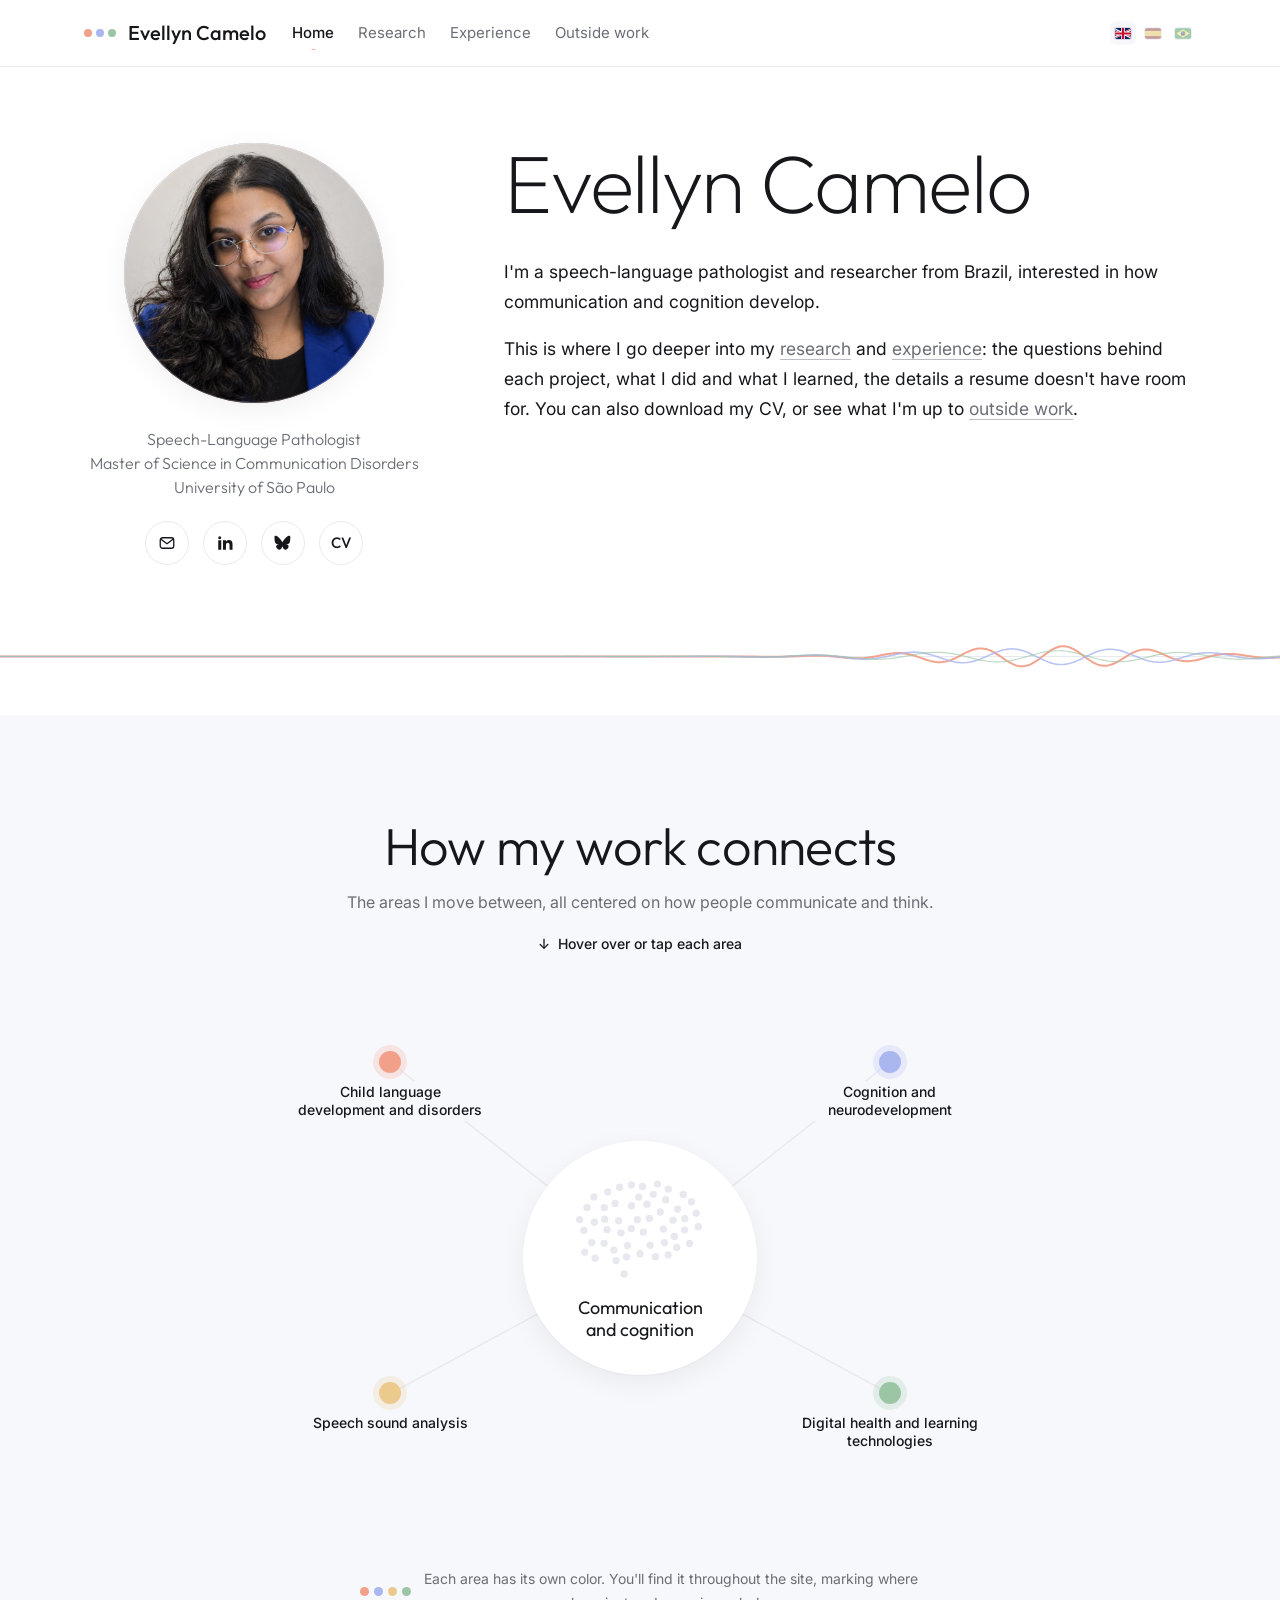
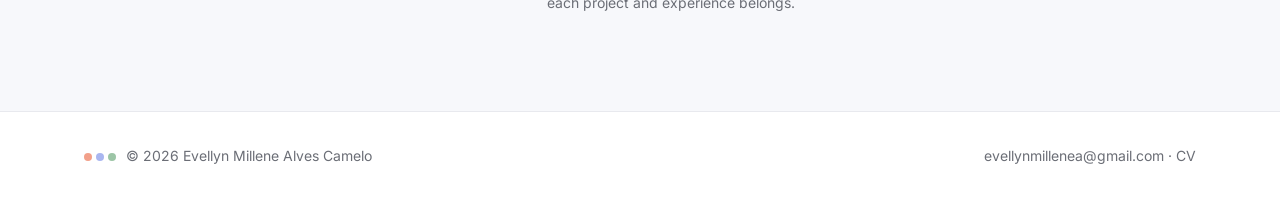
<file: index.html>
<!doctype html>
<html lang="en">
<head>
<meta charset="utf-8">
<meta name="viewport" content="width=device-width, initial-scale=1">
<title>Evellyn Camelo</title>
<meta name="description" content="Evellyn Camelo, speech-language pathologist and researcher interested in how communication and cognition develop.">
<link rel="icon" href="data:image/svg+xml,%3Csvg xmlns='http://www.w3.org/2000/svg' viewBox='0 0 36 12'%3E%3Ccircle cx='6' cy='6' r='5' fill='%23f2a08a'/%3E%3Ccircle cx='18' cy='6' r='5' fill='%23a9b6f0'/%3E%3Ccircle cx='30' cy='6' r='5' fill='%239cc5a6'/%3E%3C/svg%3E">
<link rel="alternate" hreflang="en" href="index.html">
<link rel="alternate" hreflang="es" href="es/index.html">
<link rel="alternate" hreflang="pt-BR" href="pt/index.html">
<link rel="stylesheet" href="style.css">
</head>
<body>

<header class="nav"><div class="wrap">
  <a class="brand" href="index.html"><span class="dots"><i></i><i></i><i></i></span><span class="full">Evellyn Camelo</span></a>
  <nav class="menu" aria-label="Main"><a href="index.html" aria-current="page">Home</a><a href="research.html">Research</a><a href="experience.html">Experience</a><a href="life.html">Outside work</a></nav>
  <div class="lang-switch" role="group" aria-label="Language"><span class="flag" aria-current="true" title="English"><svg viewBox="0 0 60 30" preserveAspectRatio="xMidYMid slice" aria-hidden="true"><clipPath id="uk-s"><path d="M0,0v30h60V0z"/></clipPath><clipPath id="uk-t"><path d="M30,15h30v15zv15H0zH0V0zV0h30z"/></clipPath><g clip-path="url(#uk-s)"><path d="M0,0v30h60V0z" fill="#012169"/><path d="M0,0 60,30M60,0 0,30" stroke="#fff" stroke-width="6"/><path d="M0,0 60,30M60,0 0,30" clip-path="url(#uk-t)" stroke="#c8102e" stroke-width="4"/><path d="M30,0v30M0,15h60" stroke="#fff" stroke-width="10"/><path d="M30,0v30M0,15h60" stroke="#c8102e" stroke-width="6"/></g></svg><span class="sr">English</span></span><a class="flag" href="es/index.html" hreflang="es" lang="es" title="Español"><svg viewBox="0 0 30 20" aria-hidden="true"><rect width="30" height="20" fill="#aa151b"/><rect y="5" width="30" height="10" fill="#f1bf00"/></svg><span class="sr">Español</span></a><a class="flag" href="pt/index.html" hreflang="pt-BR" lang="pt-BR" title="Português"><svg viewBox="0 0 30 20" aria-hidden="true"><rect width="30" height="20" fill="#009c3b"/><path d="M15 2.5 27.5 10 15 17.5 2.5 10z" fill="#ffdf00"/><circle cx="15" cy="10" r="4.4" fill="#002776"/><path d="M10.7 9.1c2.9-.6 6.1-.1 8.6 1.5" stroke="#fff" stroke-width=".8" fill="none"/></svg><span class="sr">Português</span></a></div>
</div></header>

<main>
<section class="hero">
  <div class="wrap hero-grid">
    <aside class="side">
      <div class="avatar"><img src="images/portrait.jpg" alt="Portrait of Evellyn Camelo"></div>
      <p class="title">Speech-Language Pathologist<br>Master of Science in Communication Disorders<br>University of São Paulo</p>
      <div class="icons">
        <a class="icon round" href="mailto:evellynmillenea@gmail.com" aria-label="Email" title="evellynmillenea@gmail.com"><svg viewBox="0 0 24 24" fill="none" stroke="currentColor" stroke-width="1.7" stroke-linecap="round" stroke-linejoin="round"><rect x="3" y="5" width="18" height="14" rx="3"/><path d="m4 7 8 6 8-6"/></svg></a>
        <a class="icon round" href="https://www.linkedin.com/in/evellyncamelo" target="_blank" rel="noopener" aria-label="LinkedIn" title="LinkedIn"><svg viewBox="0 0 24 24" fill="currentColor"><path d="M6.94 5a2 2 0 1 1-4-.002 2 2 0 0 1 4 .002zM7 8.48H3V21h4V8.48zm6.32 0H9.34V21h3.94v-6.57c0-3.66 4.77-4 4.77 0V21H22v-7.93c0-6.17-7.06-5.94-8.72-2.91l.04-1.68z"/></svg></a>
        <a class="icon round" href="https://bsky.app/profile/evecamelo.bsky.social" target="_blank" rel="noopener" aria-label="Bluesky" title="Bluesky · @evecamelo.bsky.social"><svg viewBox="0 0 24 24" fill="currentColor"><path d="M5.2 3.6C7.6 5.4 10.2 9 11.2 10.9c1-1.9 3.6-5.5 6-7.3 1.7-1.3 4.6-2.3 4.6.9 0 .6-.4 5.3-.6 6.1-.7 2.7-3.4 3.4-5.9 3 4.3.7 5.4 3.2 3 5.6-4.5 4.6-6.5-1.2-7-2.6l-.1-.4-.1.4c-.5 1.4-2.5 7.2-7 2.6-2.4-2.4-1.3-4.9 3-5.6-2.5.4-5.2-.3-5.9-3-.2-.8-.6-5.5-.6-6.1 0-3.2 2.9-2.2 4.6-.9z"/></svg></a>
        <a class="icon round cv-txt" href="https://drive.google.com/file/d/1NlTxBmFnrvFlJdRh1cGKcHb9bQtn8EIs/view?usp=sharing" target="_blank" rel="noopener" aria-label="CV" title="View CV">CV</a>
      </div>
    </aside>
    <div class="main">
      <h1>Evellyn Camelo</h1>
      <div class="bio">
        <p>I'm a speech-language pathologist and researcher from Brazil, interested in how communication and cognition develop.</p>
        <p>This is where I go deeper into my <a href="research.html">research</a> and <a href="experience.html">experience</a>: the questions behind each project, what I did and what I learned, the details a resume doesn't have room for. You can also download my CV, or see what I'm up to <a href="life.html">outside work</a>.</p>
      </div>
    </div>
  </div>
  <canvas id="voice" aria-hidden="true"></canvas>
</section>

<section class="band">
  <div class="wrap">
    <div class="map-head reveal">
      <h2>How my work connects</h2>
      <p>The areas I move between, all centered on how people communicate and think.</p>
      <span class="cue"><span class="hand">↓</span> Hover over or tap each area</span>
    </div>
    <div class="map reveal" id="map">
      <svg id="spokes" aria-hidden="true"></svg>
      <div class="core"><div>Communication<br>and cognition</div></div>
    </div>
    <p class="map-note reveal"><span class="area-dots"><i style="background:var(--salmon)"></i><i style="background:var(--peri)"></i><i style="background:var(--sand)"></i><i style="background:var(--sage)"></i></span>Each area has its own color. You'll find it throughout the site, marking where each project and experience belongs.</p>
  </div>
</section>
</main>

<footer><div class="wrap">
  <span><span class="dots" style="margin-right:10px"><i></i><i></i><i></i></span>© 2026 Evellyn Millene Alves Camelo</span>
  <span><a href="mailto:evellynmillenea@gmail.com">evellynmillenea@gmail.com</a> · <a href="https://drive.google.com/file/d/1NlTxBmFnrvFlJdRh1cGKcHb9bQtn8EIs/view?usp=sharing" target="_blank" rel="noopener">CV</a></span>
</div></footer>

<script src="main.js"></script>
</body>
</html>
</file>
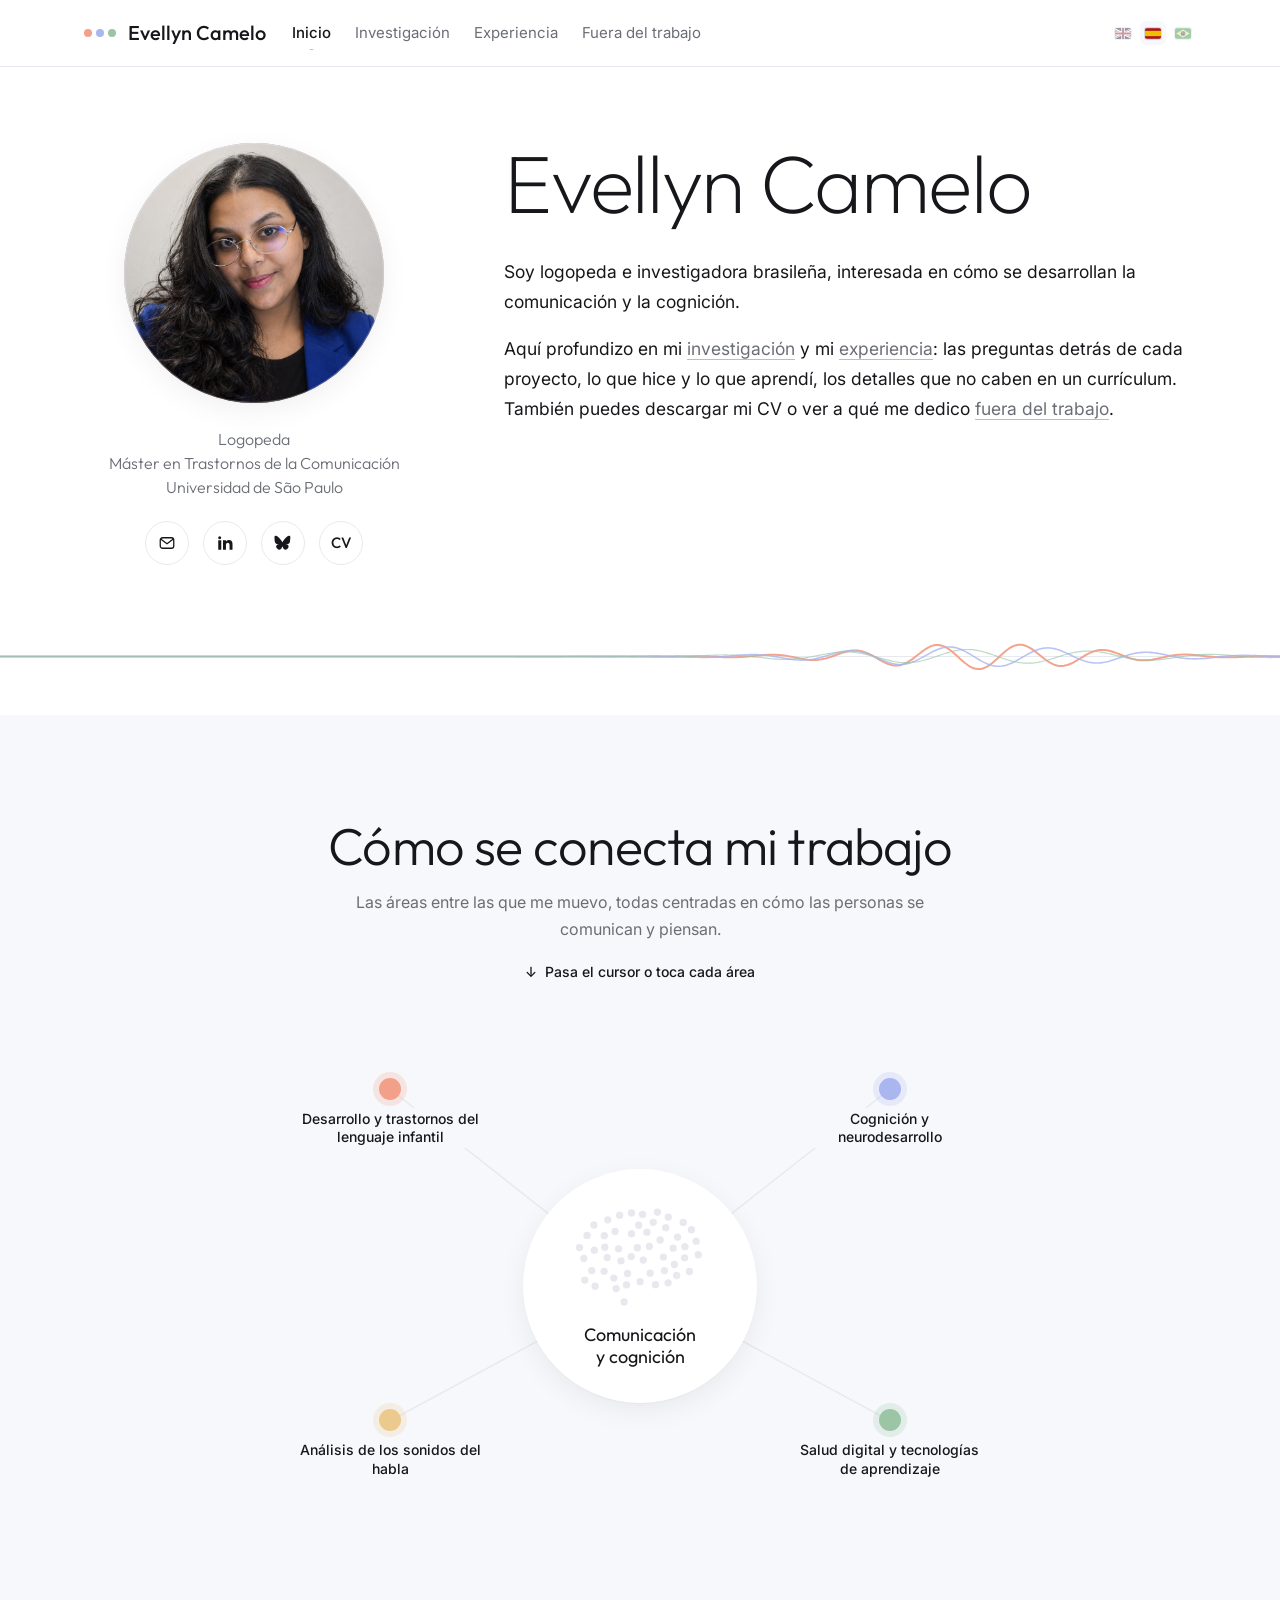
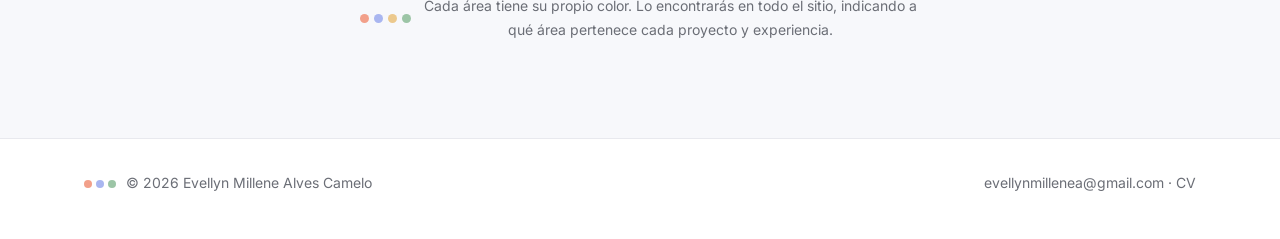
<file: es/index.html>
<!doctype html>
<html lang="es">
<head>
<meta charset="utf-8">
<meta name="viewport" content="width=device-width, initial-scale=1">
<title>Evellyn Camelo</title>
<meta name="description" content="Evellyn Camelo, logopeda e investigadora interesada en cómo se desarrollan la comunicación y la cognición.">
<link rel="icon" href="data:image/svg+xml,%3Csvg xmlns='http://www.w3.org/2000/svg' viewBox='0 0 36 12'%3E%3Ccircle cx='6' cy='6' r='5' fill='%23f2a08a'/%3E%3Ccircle cx='18' cy='6' r='5' fill='%23a9b6f0'/%3E%3Ccircle cx='30' cy='6' r='5' fill='%239cc5a6'/%3E%3C/svg%3E">
<link rel="alternate" hreflang="en" href="../index.html">
<link rel="alternate" hreflang="es" href="../es/index.html">
<link rel="alternate" hreflang="pt-BR" href="../pt/index.html">
<link rel="stylesheet" href="../style.css">
</head>
<body>

<header class="nav"><div class="wrap">
  <a class="brand" href="index.html"><span class="dots"><i></i><i></i><i></i></span><span class="full">Evellyn Camelo</span></a>
  <nav class="menu" aria-label="Principal"><a href="index.html" aria-current="page">Inicio</a><a href="research.html">Investigación</a><a href="experience.html">Experiencia</a><a href="life.html">Fuera del trabajo</a></nav>
  <div class="lang-switch" role="group" aria-label="Idioma"><a class="flag" href="../index.html" hreflang="en" lang="en" title="English"><svg viewBox="0 0 60 30" preserveAspectRatio="xMidYMid slice" aria-hidden="true"><clipPath id="uk-s"><path d="M0,0v30h60V0z"/></clipPath><clipPath id="uk-t"><path d="M30,15h30v15zv15H0zH0V0zV0h30z"/></clipPath><g clip-path="url(#uk-s)"><path d="M0,0v30h60V0z" fill="#012169"/><path d="M0,0 60,30M60,0 0,30" stroke="#fff" stroke-width="6"/><path d="M0,0 60,30M60,0 0,30" clip-path="url(#uk-t)" stroke="#c8102e" stroke-width="4"/><path d="M30,0v30M0,15h60" stroke="#fff" stroke-width="10"/><path d="M30,0v30M0,15h60" stroke="#c8102e" stroke-width="6"/></g></svg><span class="sr">English</span></a><span class="flag" aria-current="true" title="Español"><svg viewBox="0 0 30 20" aria-hidden="true"><rect width="30" height="20" fill="#aa151b"/><rect y="5" width="30" height="10" fill="#f1bf00"/></svg><span class="sr">Español</span></span><a class="flag" href="../pt/index.html" hreflang="pt-BR" lang="pt-BR" title="Português"><svg viewBox="0 0 30 20" aria-hidden="true"><rect width="30" height="20" fill="#009c3b"/><path d="M15 2.5 27.5 10 15 17.5 2.5 10z" fill="#ffdf00"/><circle cx="15" cy="10" r="4.4" fill="#002776"/><path d="M10.7 9.1c2.9-.6 6.1-.1 8.6 1.5" stroke="#fff" stroke-width=".8" fill="none"/></svg><span class="sr">Português</span></a></div>
</div></header>

<main>
<section class="hero">
  <div class="wrap hero-grid">
    <aside class="side">
      <div class="avatar"><img src="../images/portrait.jpg" alt="Retrato de Evellyn Camelo"></div>
      <p class="title">Logopeda<br>Máster en Trastornos de la Comunicación<br>Universidad de São Paulo</p>
      <div class="icons">
        <a class="icon round" href="mailto:evellynmillenea@gmail.com" aria-label="Correo electrónico" title="evellynmillenea@gmail.com"><svg viewBox="0 0 24 24" fill="none" stroke="currentColor" stroke-width="1.7" stroke-linecap="round" stroke-linejoin="round"><rect x="3" y="5" width="18" height="14" rx="3"/><path d="m4 7 8 6 8-6"/></svg></a>
        <a class="icon round" href="https://www.linkedin.com/in/evellyncamelo" target="_blank" rel="noopener" aria-label="LinkedIn" title="LinkedIn"><svg viewBox="0 0 24 24" fill="currentColor"><path d="M6.94 5a2 2 0 1 1-4-.002 2 2 0 0 1 4 .002zM7 8.48H3V21h4V8.48zm6.32 0H9.34V21h3.94v-6.57c0-3.66 4.77-4 4.77 0V21H22v-7.93c0-6.17-7.06-5.94-8.72-2.91l.04-1.68z"/></svg></a>
        <a class="icon round" href="https://bsky.app/profile/evecamelo.bsky.social" target="_blank" rel="noopener" aria-label="Bluesky" title="Bluesky · @evecamelo.bsky.social"><svg viewBox="0 0 24 24" fill="currentColor"><path d="M5.2 3.6C7.6 5.4 10.2 9 11.2 10.9c1-1.9 3.6-5.5 6-7.3 1.7-1.3 4.6-2.3 4.6.9 0 .6-.4 5.3-.6 6.1-.7 2.7-3.4 3.4-5.9 3 4.3.7 5.4 3.2 3 5.6-4.5 4.6-6.5-1.2-7-2.6l-.1-.4-.1.4c-.5 1.4-2.5 7.2-7 2.6-2.4-2.4-1.3-4.9 3-5.6-2.5.4-5.2-.3-5.9-3-.2-.8-.6-5.5-.6-6.1 0-3.2 2.9-2.2 4.6-.9z"/></svg></a>
        <a class="icon round cv-txt" href="https://drive.google.com/file/d/1NlTxBmFnrvFlJdRh1cGKcHb9bQtn8EIs/view?usp=sharing" target="_blank" rel="noopener" aria-label="CV" title="Ver CV">CV</a>
      </div>
    </aside>
    <div class="main">
      <h1>Evellyn Camelo</h1>
      <div class="bio">
        <p>Soy logopeda e investigadora brasileña, interesada en cómo se desarrollan la comunicación y la cognición.</p>
        <p>Aquí profundizo en mi <a href="research.html">investigación</a> y mi <a href="experience.html">experiencia</a>: las preguntas detrás de cada proyecto, lo que hice y lo que aprendí, los detalles que no caben en un currículum. También puedes descargar mi CV o ver a qué me dedico <a href="life.html">fuera del trabajo</a>.</p>
      </div>
    </div>
  </div>
  <canvas id="voice" aria-hidden="true"></canvas>
</section>

<section class="band">
  <div class="wrap">
    <div class="map-head reveal">
      <h2>Cómo se conecta mi trabajo</h2>
      <p>Las áreas entre las que me muevo, todas centradas en cómo las personas se comunican y piensan.</p>
      <span class="cue"><span class="hand">↓</span> Pasa el cursor o toca cada área</span>
    </div>
    <div class="map reveal" id="map">
      <svg id="spokes" aria-hidden="true"></svg>
      <div class="core"><div>Comunicación<br>y cognición</div></div>
    </div>
    <p class="map-note reveal"><span class="area-dots"><i style="background:var(--salmon)"></i><i style="background:var(--peri)"></i><i style="background:var(--sand)"></i><i style="background:var(--sage)"></i></span>Cada área tiene su propio color. Lo encontrarás en todo el sitio, indicando a qué área pertenece cada proyecto y experiencia.</p>
  </div>
</section>
</main>

<footer><div class="wrap">
  <span><span class="dots" style="margin-right:10px"><i></i><i></i><i></i></span>© 2026 Evellyn Millene Alves Camelo</span>
  <span><a href="mailto:evellynmillenea@gmail.com">evellynmillenea@gmail.com</a> · <a href="https://drive.google.com/file/d/1NlTxBmFnrvFlJdRh1cGKcHb9bQtn8EIs/view?usp=sharing" target="_blank" rel="noopener">CV</a></span>
</div></footer>

<script src="../main.js"></script>
</body>
</html>
</file>
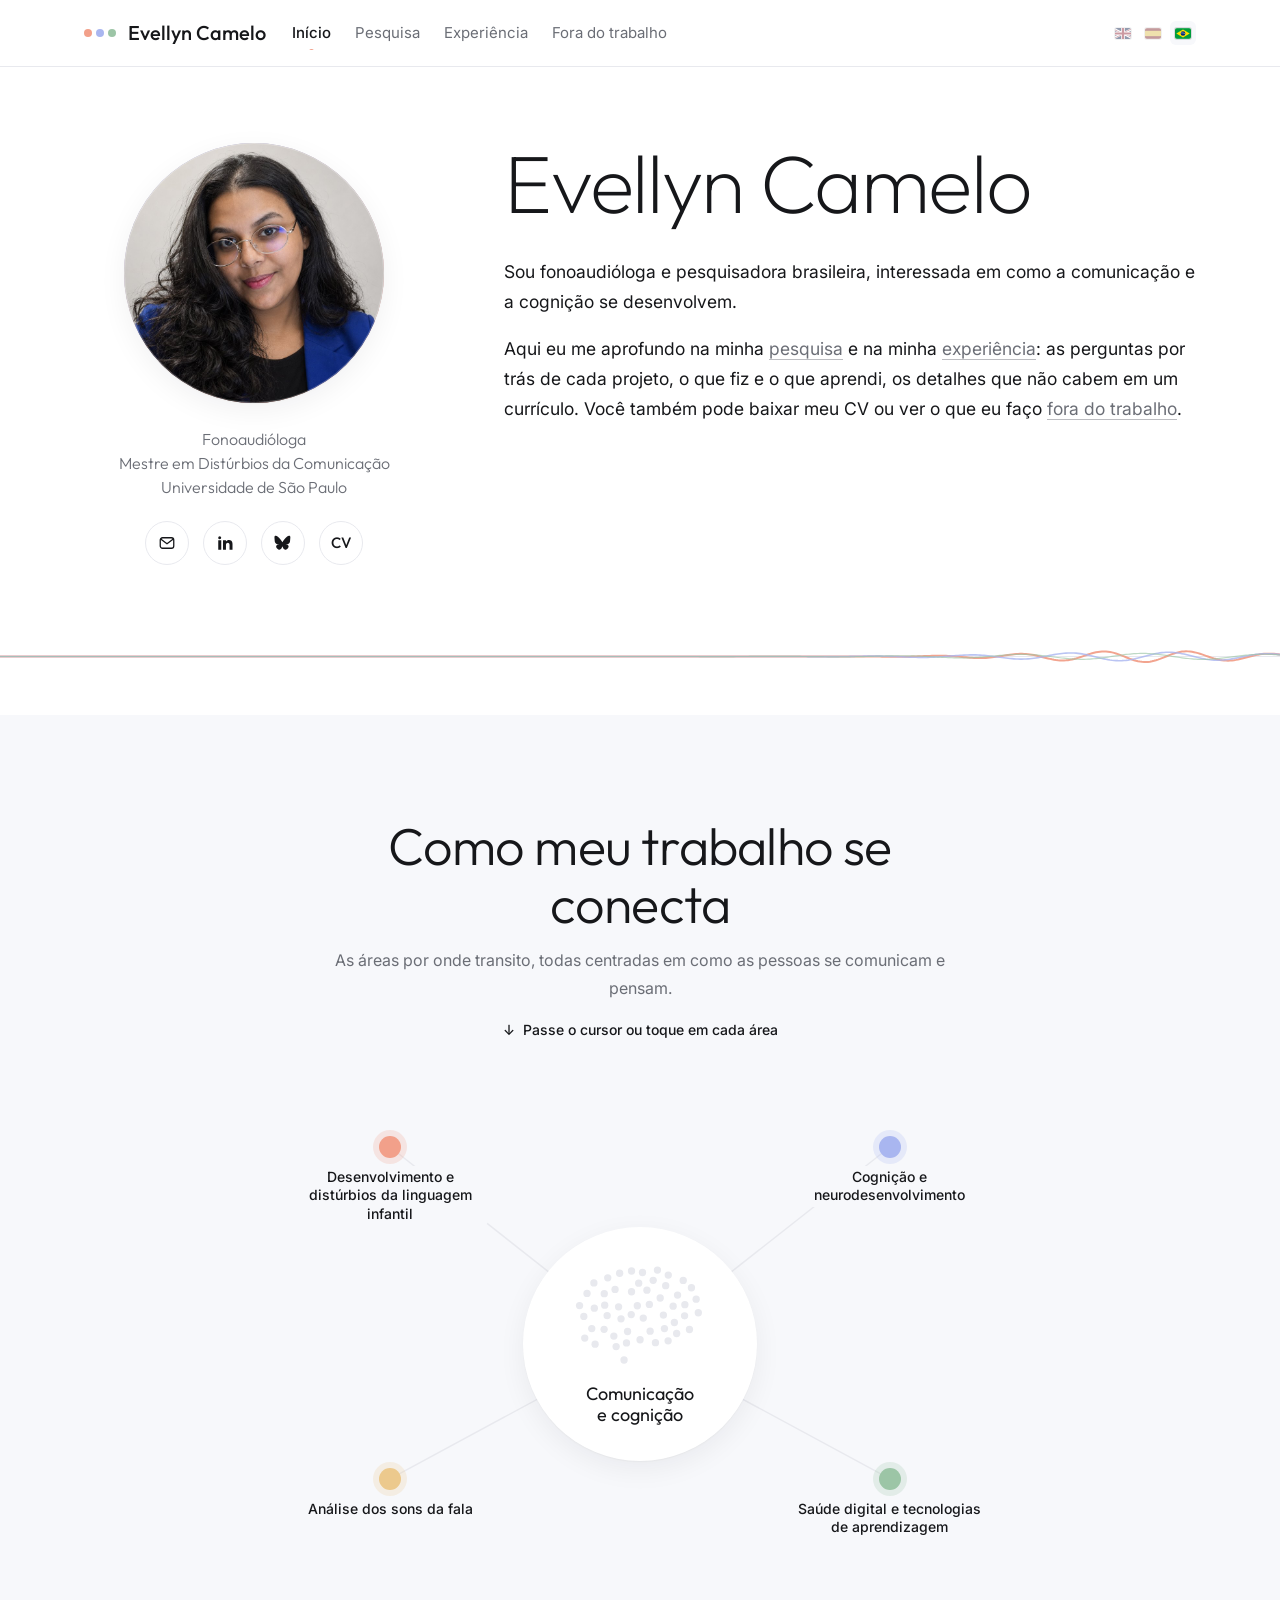
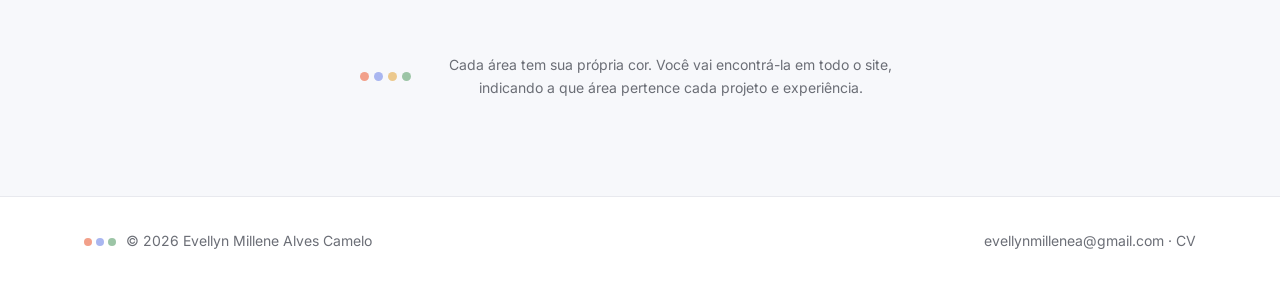
<file: pt/index.html>
<!doctype html>
<html lang="pt-BR">
<head>
<meta charset="utf-8">
<meta name="viewport" content="width=device-width, initial-scale=1">
<title>Evellyn Camelo</title>
<meta name="description" content="Evellyn Camelo, fonoaudióloga e pesquisadora interessada em como a comunicação e a cognição se desenvolvem.">
<link rel="icon" href="data:image/svg+xml,%3Csvg xmlns='http://www.w3.org/2000/svg' viewBox='0 0 36 12'%3E%3Ccircle cx='6' cy='6' r='5' fill='%23f2a08a'/%3E%3Ccircle cx='18' cy='6' r='5' fill='%23a9b6f0'/%3E%3Ccircle cx='30' cy='6' r='5' fill='%239cc5a6'/%3E%3C/svg%3E">
<link rel="alternate" hreflang="en" href="../index.html">
<link rel="alternate" hreflang="es" href="../es/index.html">
<link rel="alternate" hreflang="pt-BR" href="../pt/index.html">
<link rel="stylesheet" href="../style.css">
</head>
<body>

<header class="nav"><div class="wrap">
  <a class="brand" href="index.html"><span class="dots"><i></i><i></i><i></i></span><span class="full">Evellyn Camelo</span></a>
  <nav class="menu" aria-label="Principal"><a href="index.html" aria-current="page">Início</a><a href="research.html">Pesquisa</a><a href="experience.html">Experiência</a><a href="life.html">Fora do trabalho</a></nav>
  <div class="lang-switch" role="group" aria-label="Idioma"><a class="flag" href="../index.html" hreflang="en" lang="en" title="English"><svg viewBox="0 0 60 30" preserveAspectRatio="xMidYMid slice" aria-hidden="true"><clipPath id="uk-s"><path d="M0,0v30h60V0z"/></clipPath><clipPath id="uk-t"><path d="M30,15h30v15zv15H0zH0V0zV0h30z"/></clipPath><g clip-path="url(#uk-s)"><path d="M0,0v30h60V0z" fill="#012169"/><path d="M0,0 60,30M60,0 0,30" stroke="#fff" stroke-width="6"/><path d="M0,0 60,30M60,0 0,30" clip-path="url(#uk-t)" stroke="#c8102e" stroke-width="4"/><path d="M30,0v30M0,15h60" stroke="#fff" stroke-width="10"/><path d="M30,0v30M0,15h60" stroke="#c8102e" stroke-width="6"/></g></svg><span class="sr">English</span></a><a class="flag" href="../es/index.html" hreflang="es" lang="es" title="Español"><svg viewBox="0 0 30 20" aria-hidden="true"><rect width="30" height="20" fill="#aa151b"/><rect y="5" width="30" height="10" fill="#f1bf00"/></svg><span class="sr">Español</span></a><span class="flag" aria-current="true" title="Português"><svg viewBox="0 0 30 20" aria-hidden="true"><rect width="30" height="20" fill="#009c3b"/><path d="M15 2.5 27.5 10 15 17.5 2.5 10z" fill="#ffdf00"/><circle cx="15" cy="10" r="4.4" fill="#002776"/><path d="M10.7 9.1c2.9-.6 6.1-.1 8.6 1.5" stroke="#fff" stroke-width=".8" fill="none"/></svg><span class="sr">Português</span></span></div>
</div></header>

<main>
<section class="hero">
  <div class="wrap hero-grid">
    <aside class="side">
      <div class="avatar"><img src="../images/portrait.jpg" alt="Retrato de Evellyn Camelo"></div>
      <p class="title">Fonoaudióloga<br>Mestre em Distúrbios da Comunicação<br>Universidade de São Paulo</p>
      <div class="icons">
        <a class="icon round" href="mailto:evellynmillenea@gmail.com" aria-label="E-mail" title="evellynmillenea@gmail.com"><svg viewBox="0 0 24 24" fill="none" stroke="currentColor" stroke-width="1.7" stroke-linecap="round" stroke-linejoin="round"><rect x="3" y="5" width="18" height="14" rx="3"/><path d="m4 7 8 6 8-6"/></svg></a>
        <a class="icon round" href="https://www.linkedin.com/in/evellyncamelo" target="_blank" rel="noopener" aria-label="LinkedIn" title="LinkedIn"><svg viewBox="0 0 24 24" fill="currentColor"><path d="M6.94 5a2 2 0 1 1-4-.002 2 2 0 0 1 4 .002zM7 8.48H3V21h4V8.48zm6.32 0H9.34V21h3.94v-6.57c0-3.66 4.77-4 4.77 0V21H22v-7.93c0-6.17-7.06-5.94-8.72-2.91l.04-1.68z"/></svg></a>
        <a class="icon round" href="https://bsky.app/profile/evecamelo.bsky.social" target="_blank" rel="noopener" aria-label="Bluesky" title="Bluesky · @evecamelo.bsky.social"><svg viewBox="0 0 24 24" fill="currentColor"><path d="M5.2 3.6C7.6 5.4 10.2 9 11.2 10.9c1-1.9 3.6-5.5 6-7.3 1.7-1.3 4.6-2.3 4.6.9 0 .6-.4 5.3-.6 6.1-.7 2.7-3.4 3.4-5.9 3 4.3.7 5.4 3.2 3 5.6-4.5 4.6-6.5-1.2-7-2.6l-.1-.4-.1.4c-.5 1.4-2.5 7.2-7 2.6-2.4-2.4-1.3-4.9 3-5.6-2.5.4-5.2-.3-5.9-3-.2-.8-.6-5.5-.6-6.1 0-3.2 2.9-2.2 4.6-.9z"/></svg></a>
        <a class="icon round cv-txt" href="https://drive.google.com/file/d/1NlTxBmFnrvFlJdRh1cGKcHb9bQtn8EIs/view?usp=sharing" target="_blank" rel="noopener" aria-label="CV" title="Ver CV">CV</a>
      </div>
    </aside>
    <div class="main">
      <h1>Evellyn Camelo</h1>
      <div class="bio">
        <p>Sou fonoaudióloga e pesquisadora brasileira, interessada em como a comunicação e a cognição se desenvolvem.</p>
        <p>Aqui eu me aprofundo na minha <a href="research.html">pesquisa</a> e na minha <a href="experience.html">experiência</a>: as perguntas por trás de cada projeto, o que fiz e o que aprendi, os detalhes que não cabem em um currículo. Você também pode baixar meu CV ou ver o que eu faço <a href="life.html">fora do trabalho</a>.</p>
      </div>
    </div>
  </div>
  <canvas id="voice" aria-hidden="true"></canvas>
</section>

<section class="band">
  <div class="wrap">
    <div class="map-head reveal">
      <h2>Como meu trabalho se conecta</h2>
      <p>As áreas por onde transito, todas centradas em como as pessoas se comunicam e pensam.</p>
      <span class="cue"><span class="hand">↓</span> Passe o cursor ou toque em cada área</span>
    </div>
    <div class="map reveal" id="map">
      <svg id="spokes" aria-hidden="true"></svg>
      <div class="core"><div>Comunicação<br>e cognição</div></div>
    </div>
    <p class="map-note reveal"><span class="area-dots"><i style="background:var(--salmon)"></i><i style="background:var(--peri)"></i><i style="background:var(--sand)"></i><i style="background:var(--sage)"></i></span>Cada área tem sua própria cor. Você vai encontrá-la em todo o site, indicando a que área pertence cada projeto e experiência.</p>
  </div>
</section>
</main>

<footer><div class="wrap">
  <span><span class="dots" style="margin-right:10px"><i></i><i></i><i></i></span>© 2026 Evellyn Millene Alves Camelo</span>
  <span><a href="mailto:evellynmillenea@gmail.com">evellynmillenea@gmail.com</a> · <a href="https://drive.google.com/file/d/1NlTxBmFnrvFlJdRh1cGKcHb9bQtn8EIs/view?usp=sharing" target="_blank" rel="noopener">CV</a></span>
</div></footer>

<script src="../main.js"></script>
</body>
</html>
</file>
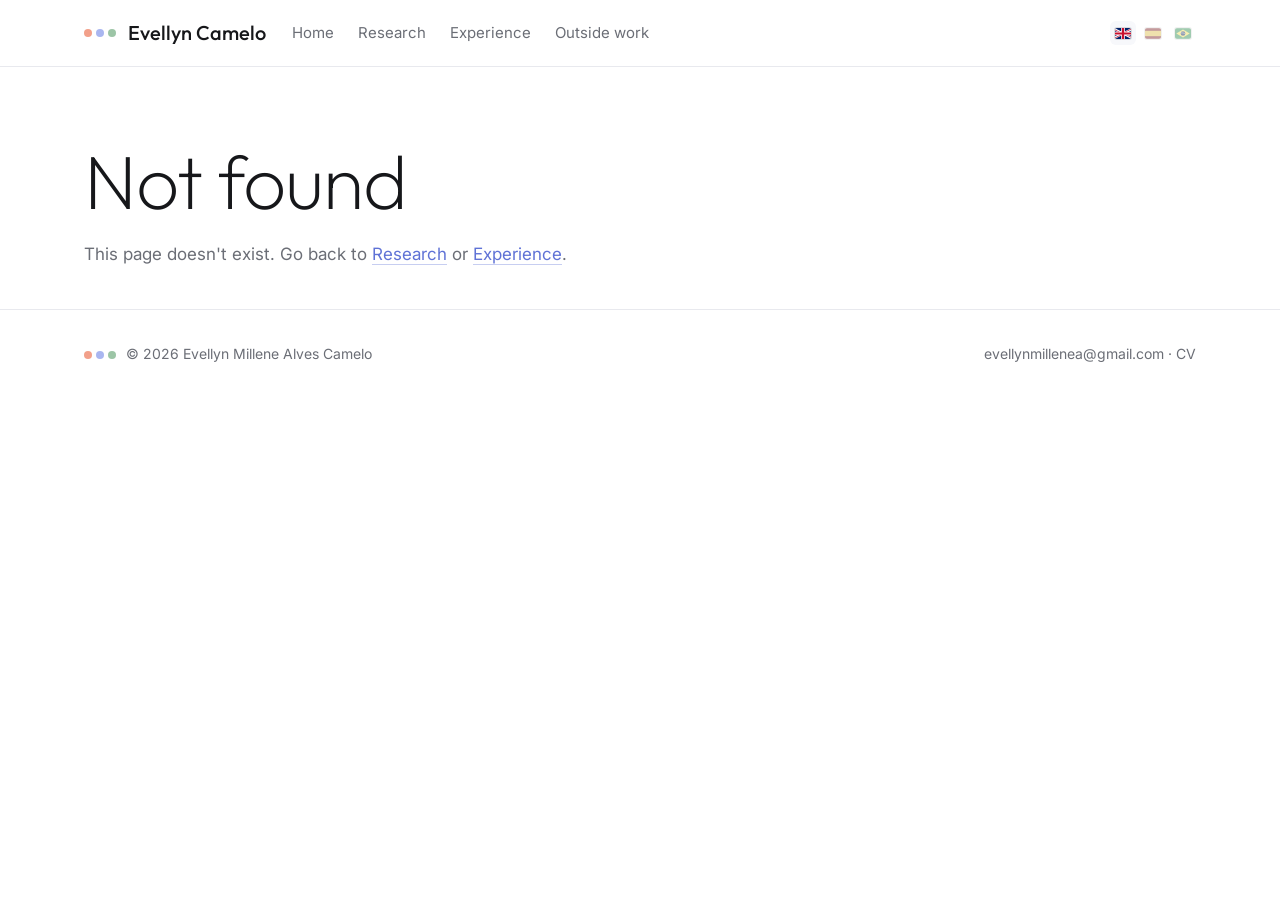
<file: detail.html>
<!doctype html>
<html lang="en">
<head>
<meta charset="utf-8">
<meta name="viewport" content="width=device-width, initial-scale=1">
<title>Evellyn Camelo</title>
<meta name="description" content="Details of a project, publication or experience of Evellyn Camelo.">
<link rel="icon" href="data:image/svg+xml,%3Csvg xmlns='http://www.w3.org/2000/svg' viewBox='0 0 36 12'%3E%3Ccircle cx='6' cy='6' r='5' fill='%23f2a08a'/%3E%3Ccircle cx='18' cy='6' r='5' fill='%23a9b6f0'/%3E%3Ccircle cx='30' cy='6' r='5' fill='%239cc5a6'/%3E%3C/svg%3E">
<link rel="alternate" hreflang="en" href="detail.html">
<link rel="alternate" hreflang="es" href="es/detail.html">
<link rel="alternate" hreflang="pt-BR" href="pt/detail.html">
<link rel="stylesheet" href="style.css">
</head>
<body>

<header class="nav"><div class="wrap">
  <a class="brand" href="index.html"><span class="dots"><i></i><i></i><i></i></span><span class="full">Evellyn Camelo</span></a>
  <nav class="menu" aria-label="Main"><a href="index.html">Home</a><a href="research.html">Research</a><a href="experience.html">Experience</a><a href="life.html">Outside work</a></nav>
  <div class="lang-switch" role="group" aria-label="Language"><span class="flag" aria-current="true" title="English"><svg viewBox="0 0 60 30" preserveAspectRatio="xMidYMid slice" aria-hidden="true"><clipPath id="uk-s"><path d="M0,0v30h60V0z"/></clipPath><clipPath id="uk-t"><path d="M30,15h30v15zv15H0zH0V0zV0h30z"/></clipPath><g clip-path="url(#uk-s)"><path d="M0,0v30h60V0z" fill="#012169"/><path d="M0,0 60,30M60,0 0,30" stroke="#fff" stroke-width="6"/><path d="M0,0 60,30M60,0 0,30" clip-path="url(#uk-t)" stroke="#c8102e" stroke-width="4"/><path d="M30,0v30M0,15h60" stroke="#fff" stroke-width="10"/><path d="M30,0v30M0,15h60" stroke="#c8102e" stroke-width="6"/></g></svg><span class="sr">English</span></span><a class="flag" href="es/detail.html" hreflang="es" lang="es" title="Español"><svg viewBox="0 0 30 20" aria-hidden="true"><rect width="30" height="20" fill="#aa151b"/><rect y="5" width="30" height="10" fill="#f1bf00"/></svg><span class="sr">Español</span></a><a class="flag" href="pt/detail.html" hreflang="pt-BR" lang="pt-BR" title="Português"><svg viewBox="0 0 30 20" aria-hidden="true"><rect width="30" height="20" fill="#009c3b"/><path d="M15 2.5 27.5 10 15 17.5 2.5 10z" fill="#ffdf00"/><circle cx="15" cy="10" r="4.4" fill="#002776"/><path d="M10.7 9.1c2.9-.6 6.1-.1 8.6 1.5" stroke="#fff" stroke-width=".8" fill="none"/></svg><span class="sr">Português</span></a></div>
</div></header>

<main>
<div id="detail"></div>
</main>

<footer><div class="wrap">
  <span><span class="dots" style="margin-right:10px"><i></i><i></i><i></i></span>© 2026 Evellyn Millene Alves Camelo</span>
  <span><a href="mailto:evellynmillenea@gmail.com">evellynmillenea@gmail.com</a> · <a href="https://drive.google.com/file/d/1NlTxBmFnrvFlJdRh1cGKcHb9bQtn8EIs/view?usp=sharing" target="_blank" rel="noopener">CV</a></span>
</div></footer>
<script src="data.js"></script>
<script src="main.js"></script>
</body>
</html>
</file>
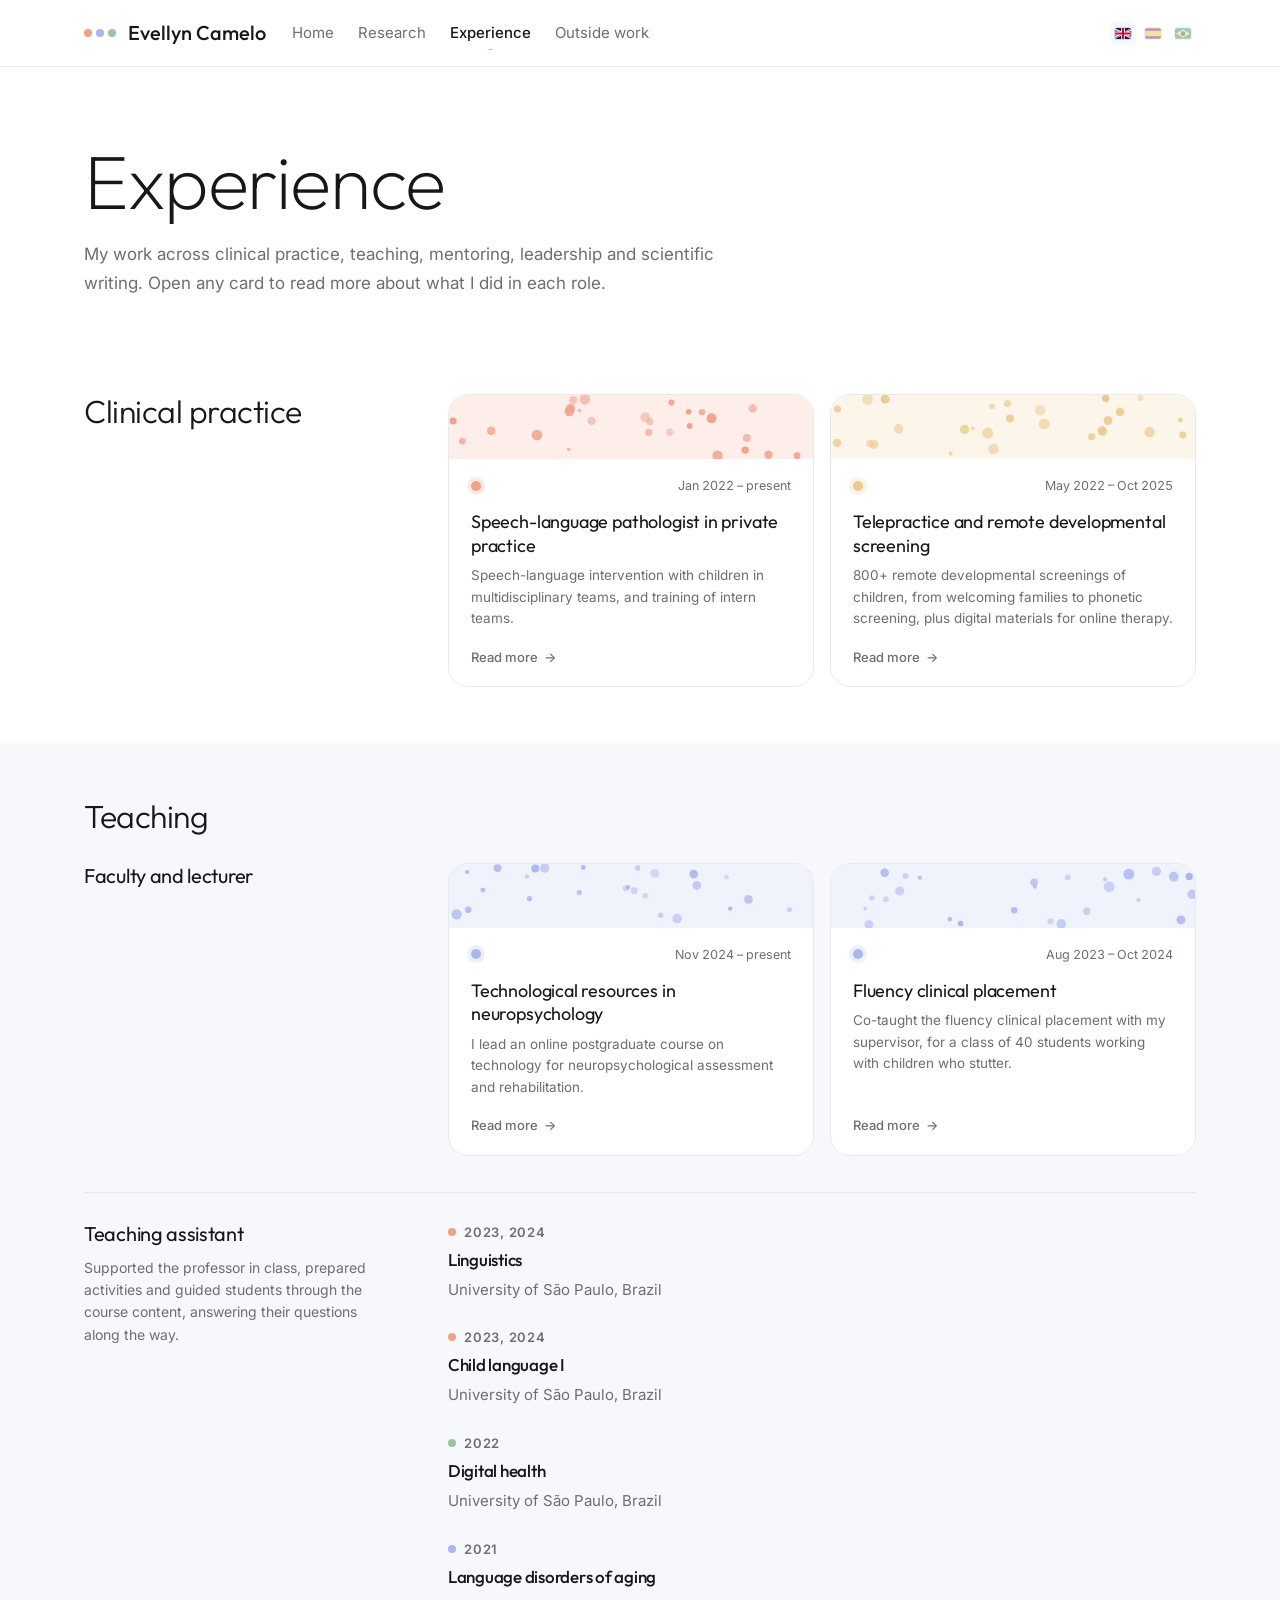
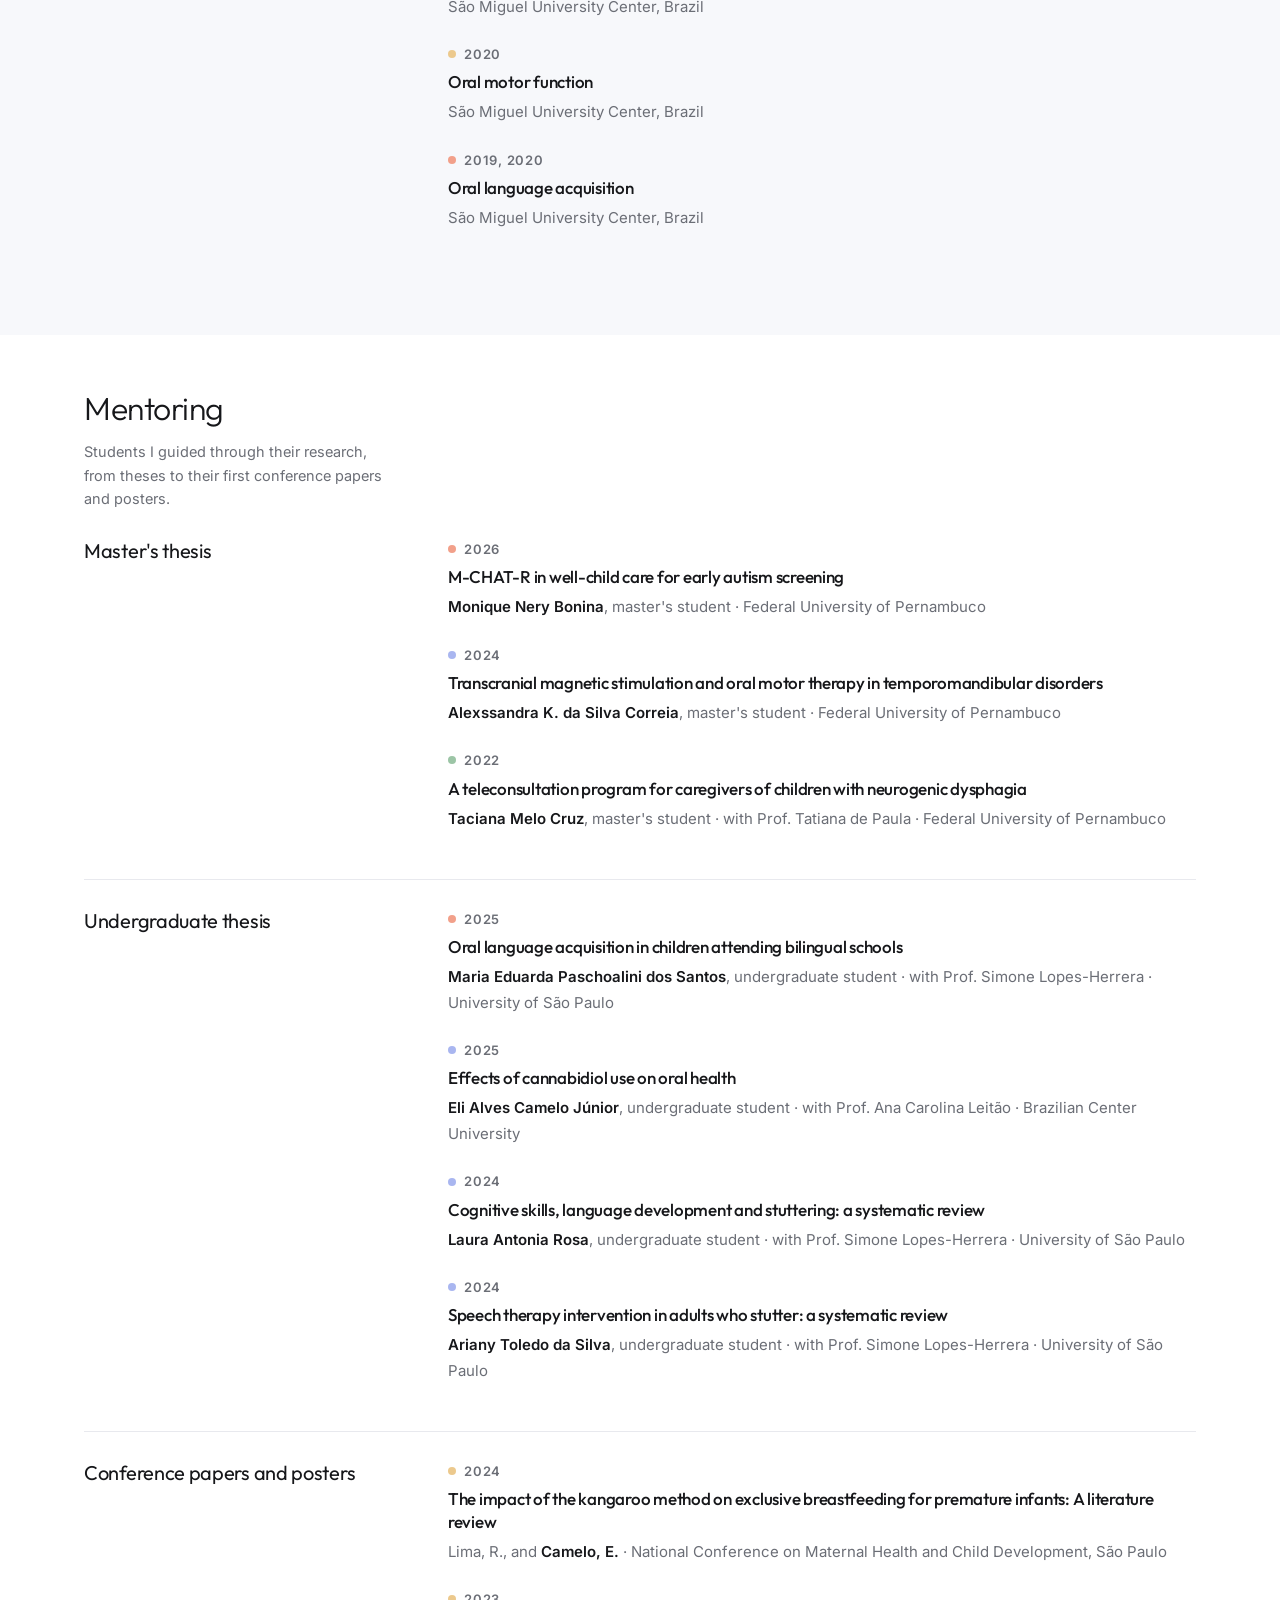
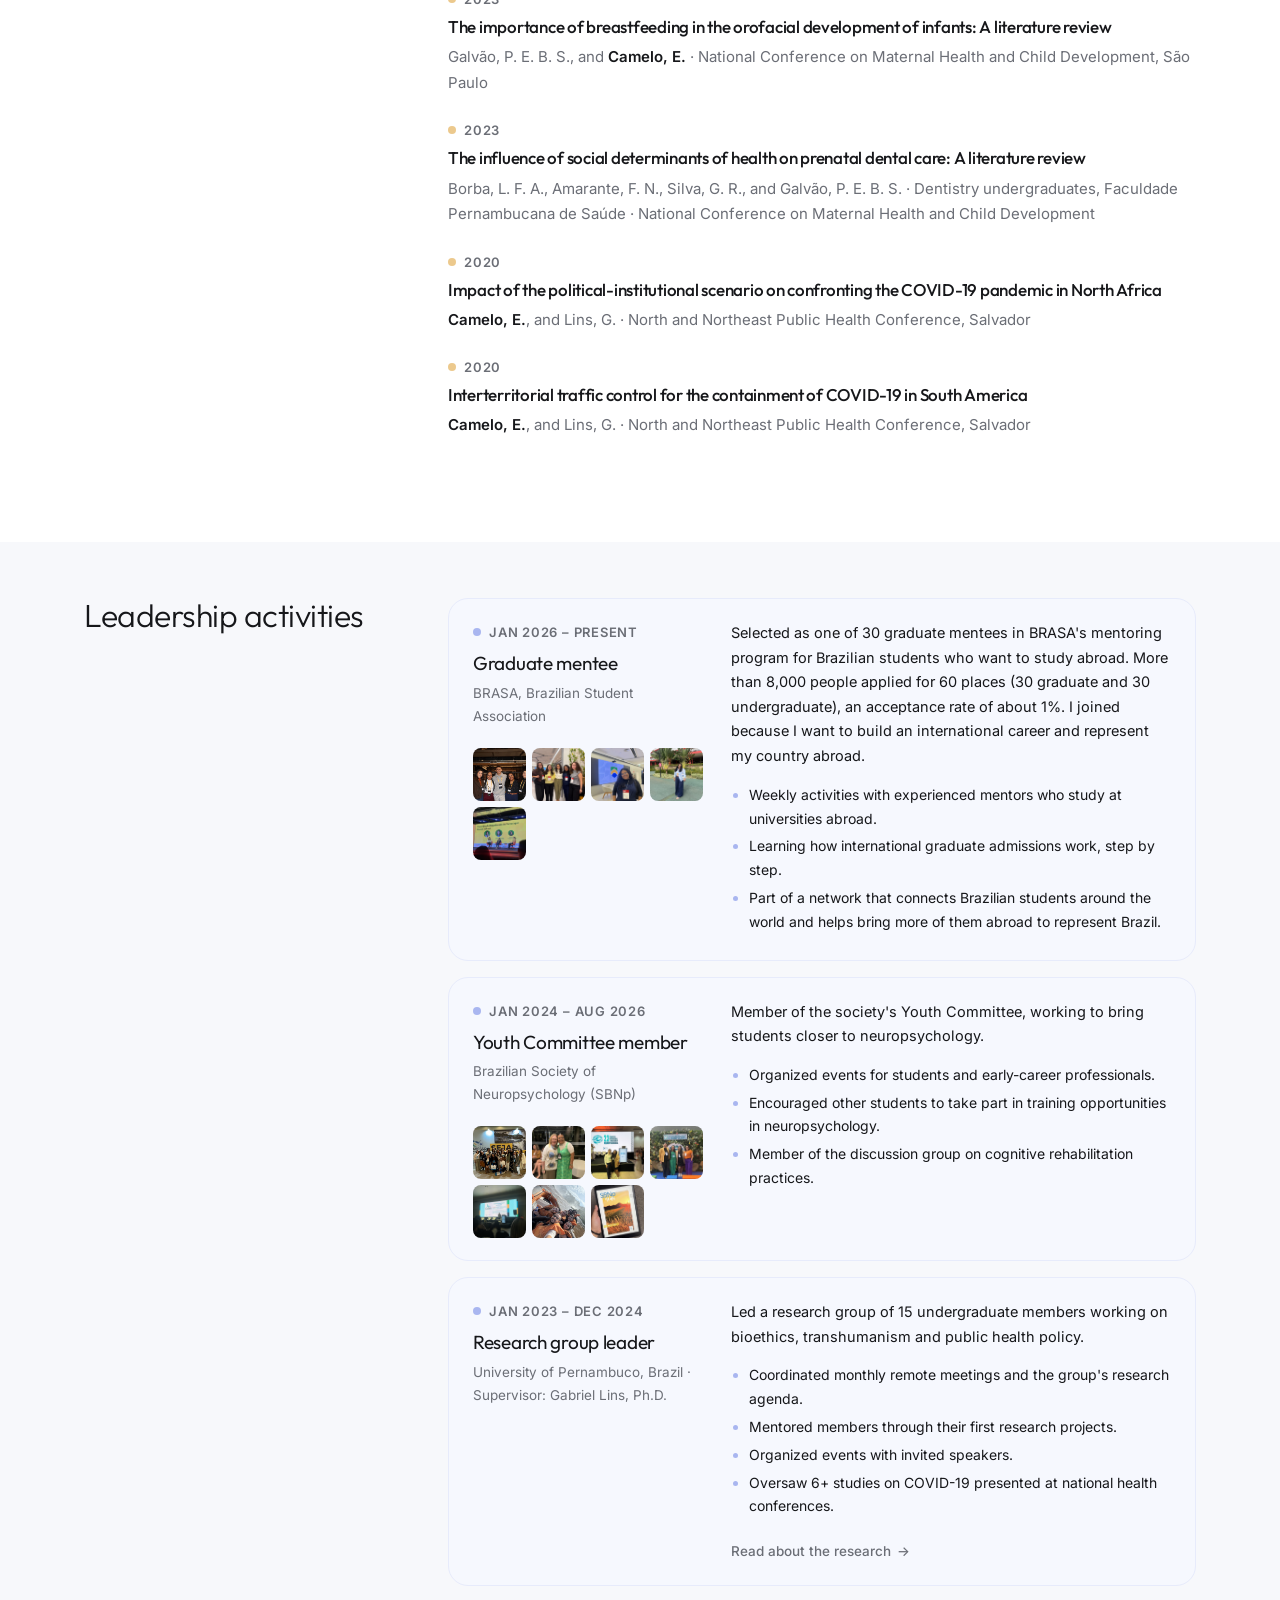
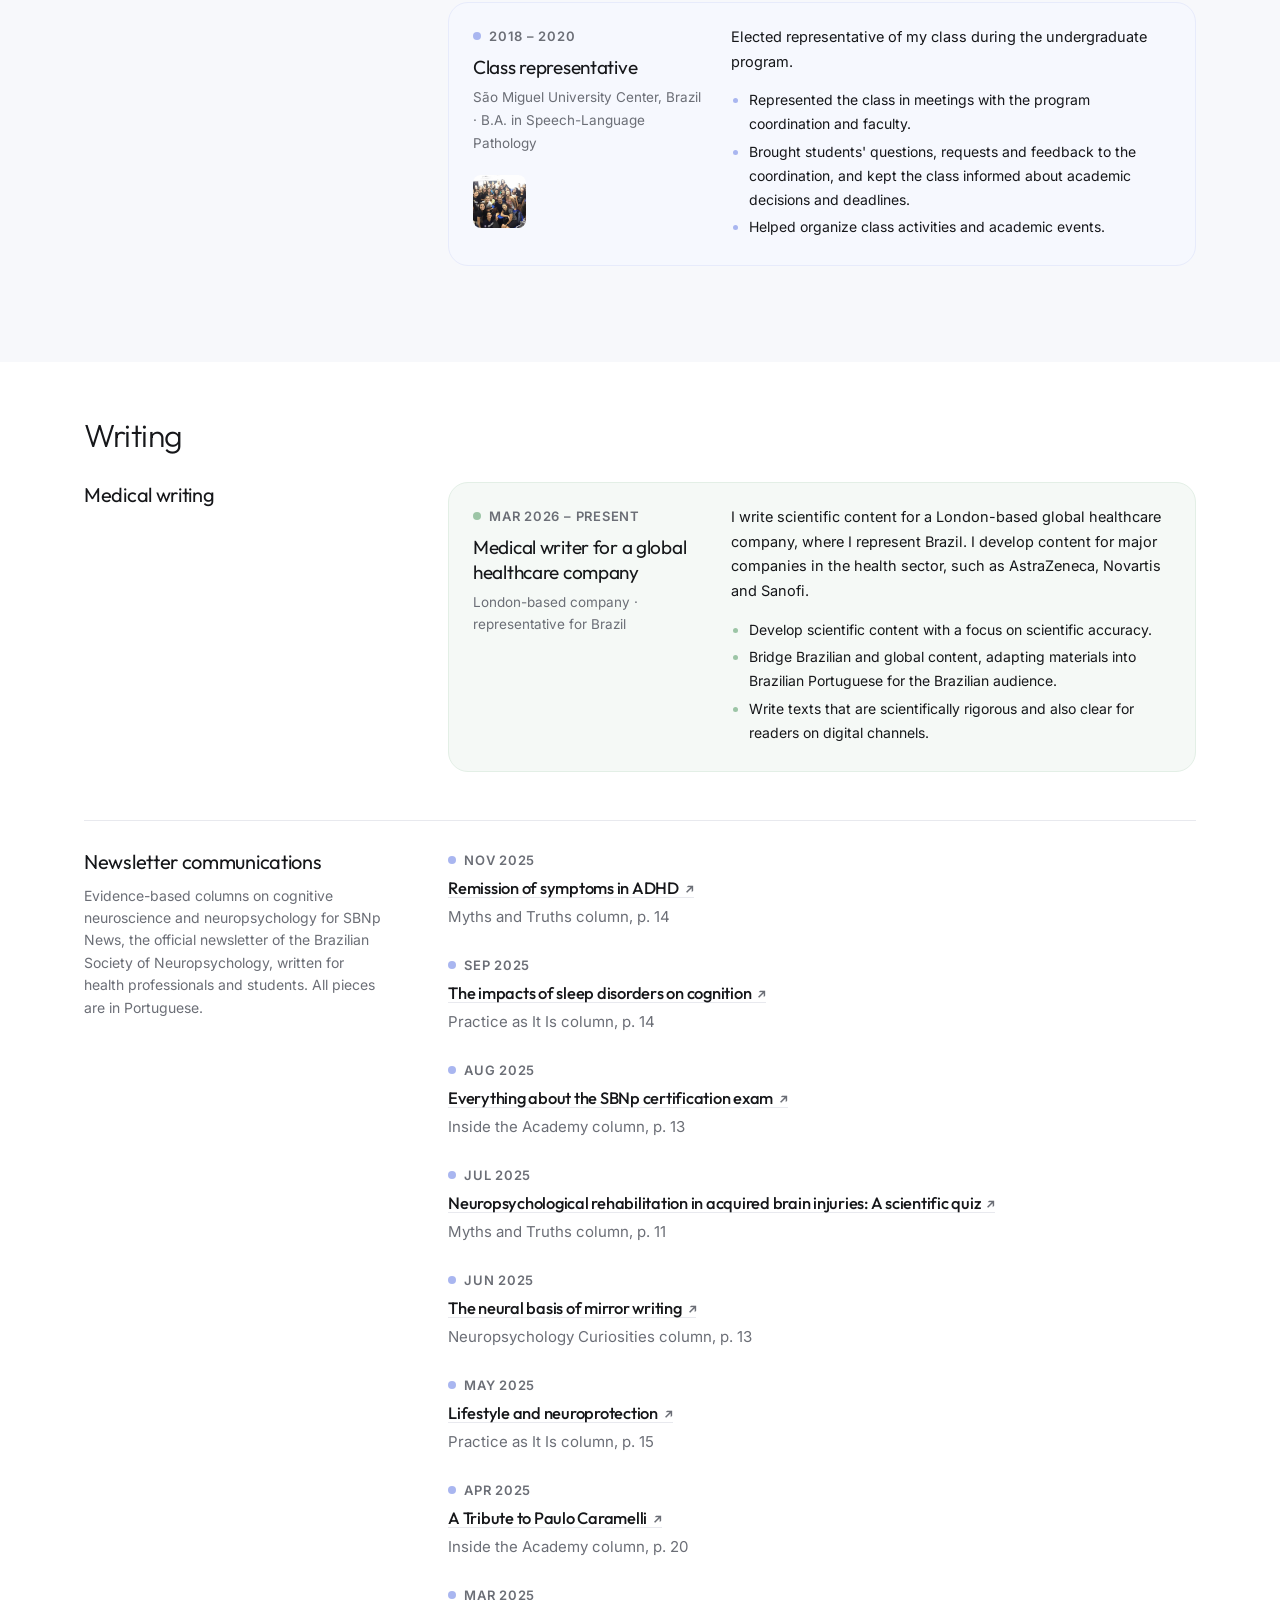
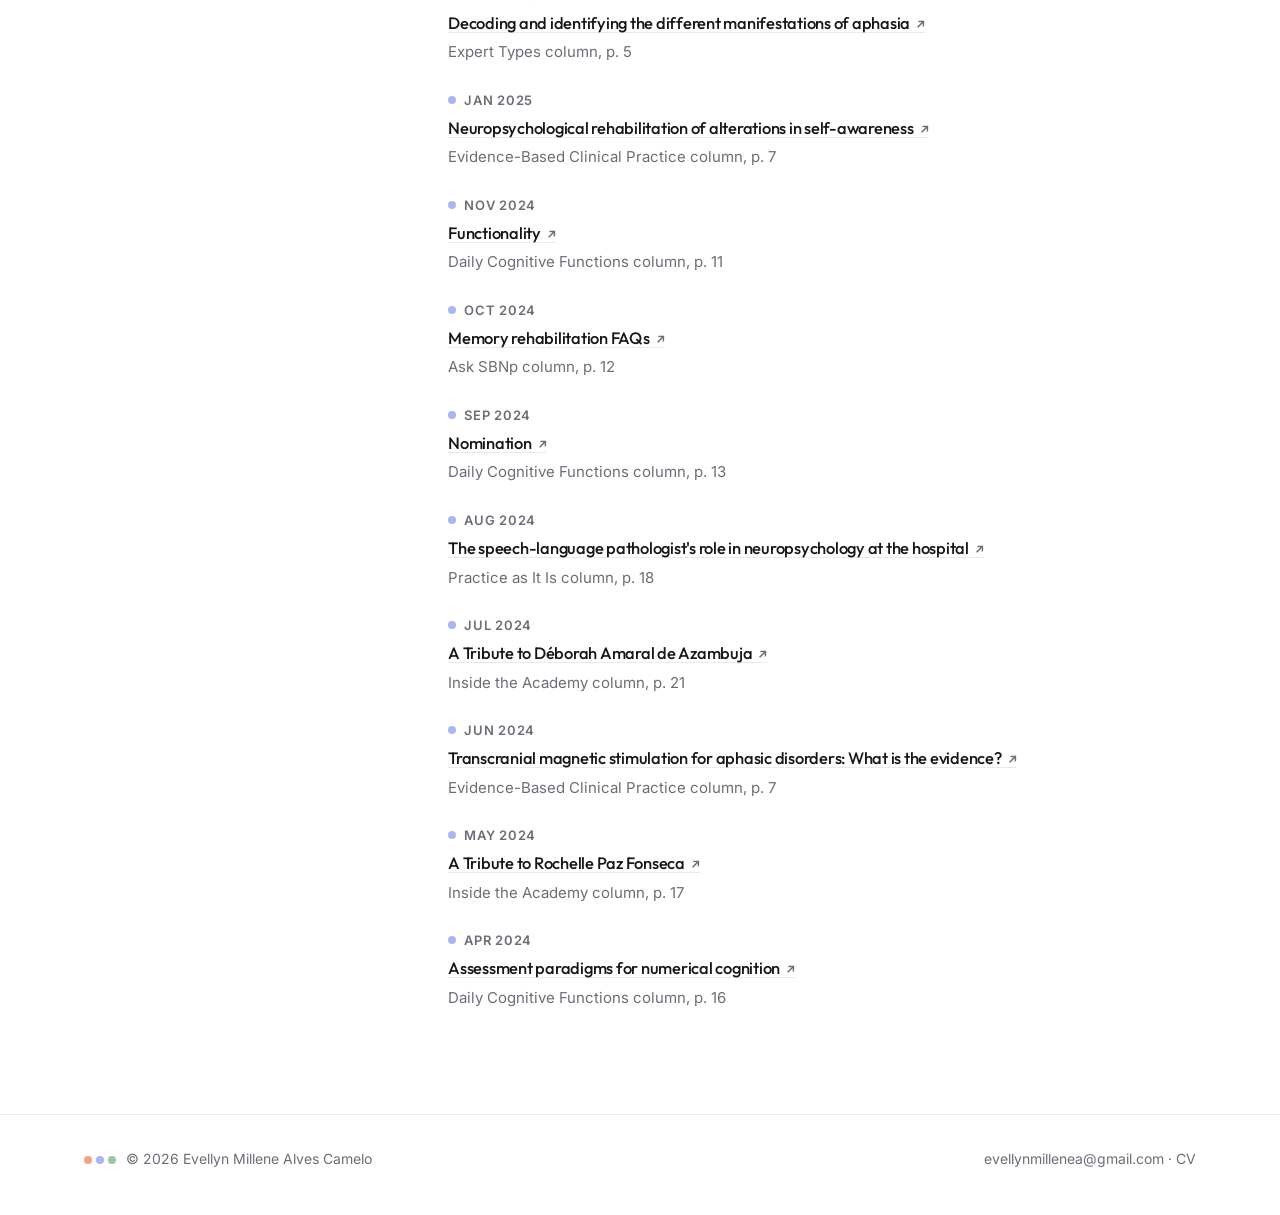
<file: experience.html>
<!doctype html>
<html lang="en">
<head>
<meta charset="utf-8">
<meta name="viewport" content="width=device-width, initial-scale=1">
<title>Experience · Evellyn Camelo</title>
<meta name="description" content="Clinical, teaching, mentoring and writing experience of Evellyn Camelo.">
<link rel="icon" href="data:image/svg+xml,%3Csvg xmlns='http://www.w3.org/2000/svg' viewBox='0 0 36 12'%3E%3Ccircle cx='6' cy='6' r='5' fill='%23f2a08a'/%3E%3Ccircle cx='18' cy='6' r='5' fill='%23a9b6f0'/%3E%3Ccircle cx='30' cy='6' r='5' fill='%239cc5a6'/%3E%3C/svg%3E">
<link rel="alternate" hreflang="en" href="experience.html">
<link rel="alternate" hreflang="es" href="es/experience.html">
<link rel="alternate" hreflang="pt-BR" href="pt/experience.html">
<link rel="stylesheet" href="style.css">
</head>
<body>

<header class="nav"><div class="wrap">
  <a class="brand" href="index.html"><span class="dots"><i></i><i></i><i></i></span><span class="full">Evellyn Camelo</span></a>
  <nav class="menu" aria-label="Main"><a href="index.html">Home</a><a href="research.html">Research</a><a href="experience.html" aria-current="page">Experience</a><a href="life.html">Outside work</a></nav>
  <div class="lang-switch" role="group" aria-label="Language"><span class="flag" aria-current="true" title="English"><svg viewBox="0 0 60 30" preserveAspectRatio="xMidYMid slice" aria-hidden="true"><clipPath id="uk-s"><path d="M0,0v30h60V0z"/></clipPath><clipPath id="uk-t"><path d="M30,15h30v15zv15H0zH0V0zV0h30z"/></clipPath><g clip-path="url(#uk-s)"><path d="M0,0v30h60V0z" fill="#012169"/><path d="M0,0 60,30M60,0 0,30" stroke="#fff" stroke-width="6"/><path d="M0,0 60,30M60,0 0,30" clip-path="url(#uk-t)" stroke="#c8102e" stroke-width="4"/><path d="M30,0v30M0,15h60" stroke="#fff" stroke-width="10"/><path d="M30,0v30M0,15h60" stroke="#c8102e" stroke-width="6"/></g></svg><span class="sr">English</span></span><a class="flag" href="es/experience.html" hreflang="es" lang="es" title="Español"><svg viewBox="0 0 30 20" aria-hidden="true"><rect width="30" height="20" fill="#aa151b"/><rect y="5" width="30" height="10" fill="#f1bf00"/></svg><span class="sr">Español</span></a><a class="flag" href="pt/experience.html" hreflang="pt-BR" lang="pt-BR" title="Português"><svg viewBox="0 0 30 20" aria-hidden="true"><rect width="30" height="20" fill="#009c3b"/><path d="M15 2.5 27.5 10 15 17.5 2.5 10z" fill="#ffdf00"/><circle cx="15" cy="10" r="4.4" fill="#002776"/><path d="M10.7 9.1c2.9-.6 6.1-.1 8.6 1.5" stroke="#fff" stroke-width=".8" fill="none"/></svg><span class="sr">Português</span></a></div>
</div></header>

<main>
<div class="wrap page-head reveal">
  <h1>Experience</h1>
  <p>My work across clinical practice, teaching, mentoring, leadership and scientific writing. Open any card to read more about what I did in each role.</p>
</div>
<section class="row exp"><div class="wrap"><h2>Clinical practice</h2><div class="reveal"><div class="gallery-grid" data-gallery="experience" data-group="Clinical Practice"></div></div></div></section>
<section class="row exp split"><div class="wrap"><h2>Teaching</h2><div class="reveal"><div class="subrow"><div class="sub-left"><h3 class="sub-t">Faculty and lecturer</h3></div><div class="sub-right"><div class="gallery-grid" data-gallery="experience" data-group="Faculty and Lecturer"></div></div></div><div class="subrow"><div class="sub-left"><h3 class="sub-t">Teaching assistant</h3><p class="sub-note">Supported the professor in class, prepared activities and guided students through the course content, answering their questions along the way.</p></div><div class="sub-right"><div class="list-block" id="ta-list"></div></div></div></div></div></section>
<section class="row exp split"><div class="wrap"><h2>Mentoring<small>Students I guided through their research, from theses to their first conference papers and posters.</small></h2><div class="reveal"><div class="subrow"><div class="sub-left"><h3 class="sub-t">Master's thesis</h3></div><div class="sub-right"><div class="list-block" data-mentees="Master's Thesis Mentoring"></div></div></div><div class="subrow"><div class="sub-left"><h3 class="sub-t">Undergraduate thesis</h3></div><div class="sub-right"><div class="list-block" data-mentees="Undergraduate Thesis Mentoring"></div></div></div><div class="subrow"><div class="sub-left"><h3 class="sub-t">Conference papers and posters</h3></div><div class="sub-right"><div class="list-block" id="poster-list"></div></div></div></div></div></section>
<section class="row exp" id="leadership"><div class="wrap"><h2>Leadership activities</h2><div class="reveal"><div class="lead-grid" id="leadership-list"></div></div></div></section>
<section class="row exp split"><div class="wrap"><h2>Writing</h2><div class="reveal"><div class="subrow"><div class="sub-left"><h3 class="sub-t">Medical writing</h3></div><div class="sub-right"><div class="lead-grid" id="mw-block"></div></div></div><div class="subrow"><div class="sub-left"><h3 class="sub-t">Newsletter communications</h3><p class="sub-note">Evidence-based columns on cognitive neuroscience and neuropsychology for SBNp News, the official newsletter of the Brazilian Society of Neuropsychology, written for health professionals and students. All pieces are in Portuguese.</p></div><div class="sub-right"><div class="list-block nl-list" id="newsletter-list"></div></div></div></div></div></section>
</main>

<footer><div class="wrap">
  <span><span class="dots" style="margin-right:10px"><i></i><i></i><i></i></span>© 2026 Evellyn Millene Alves Camelo</span>
  <span><a href="mailto:evellynmillenea@gmail.com">evellynmillenea@gmail.com</a> · <a href="https://drive.google.com/file/d/1NlTxBmFnrvFlJdRh1cGKcHb9bQtn8EIs/view?usp=sharing" target="_blank" rel="noopener">CV</a></span>
</div></footer>
<script src="data.js"></script>
<script src="main.js"></script>
</body>
</html>
</file>
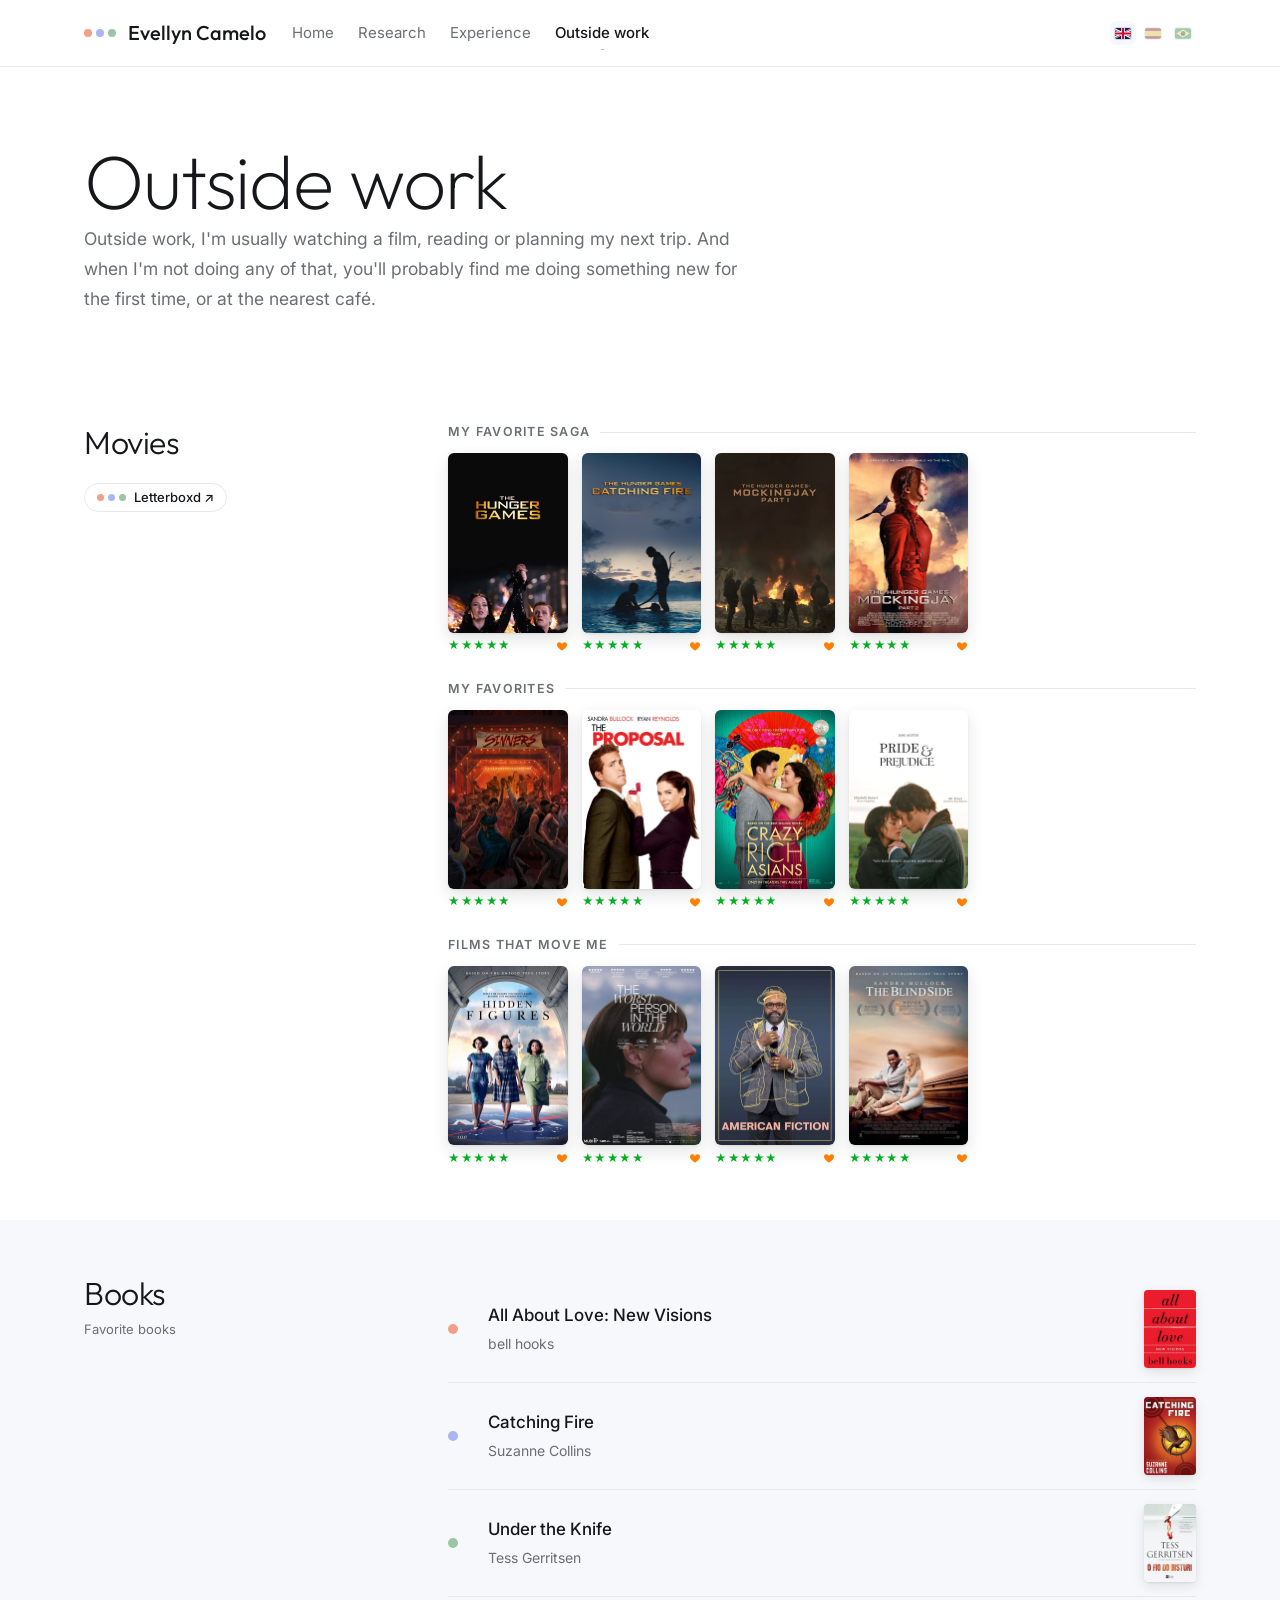
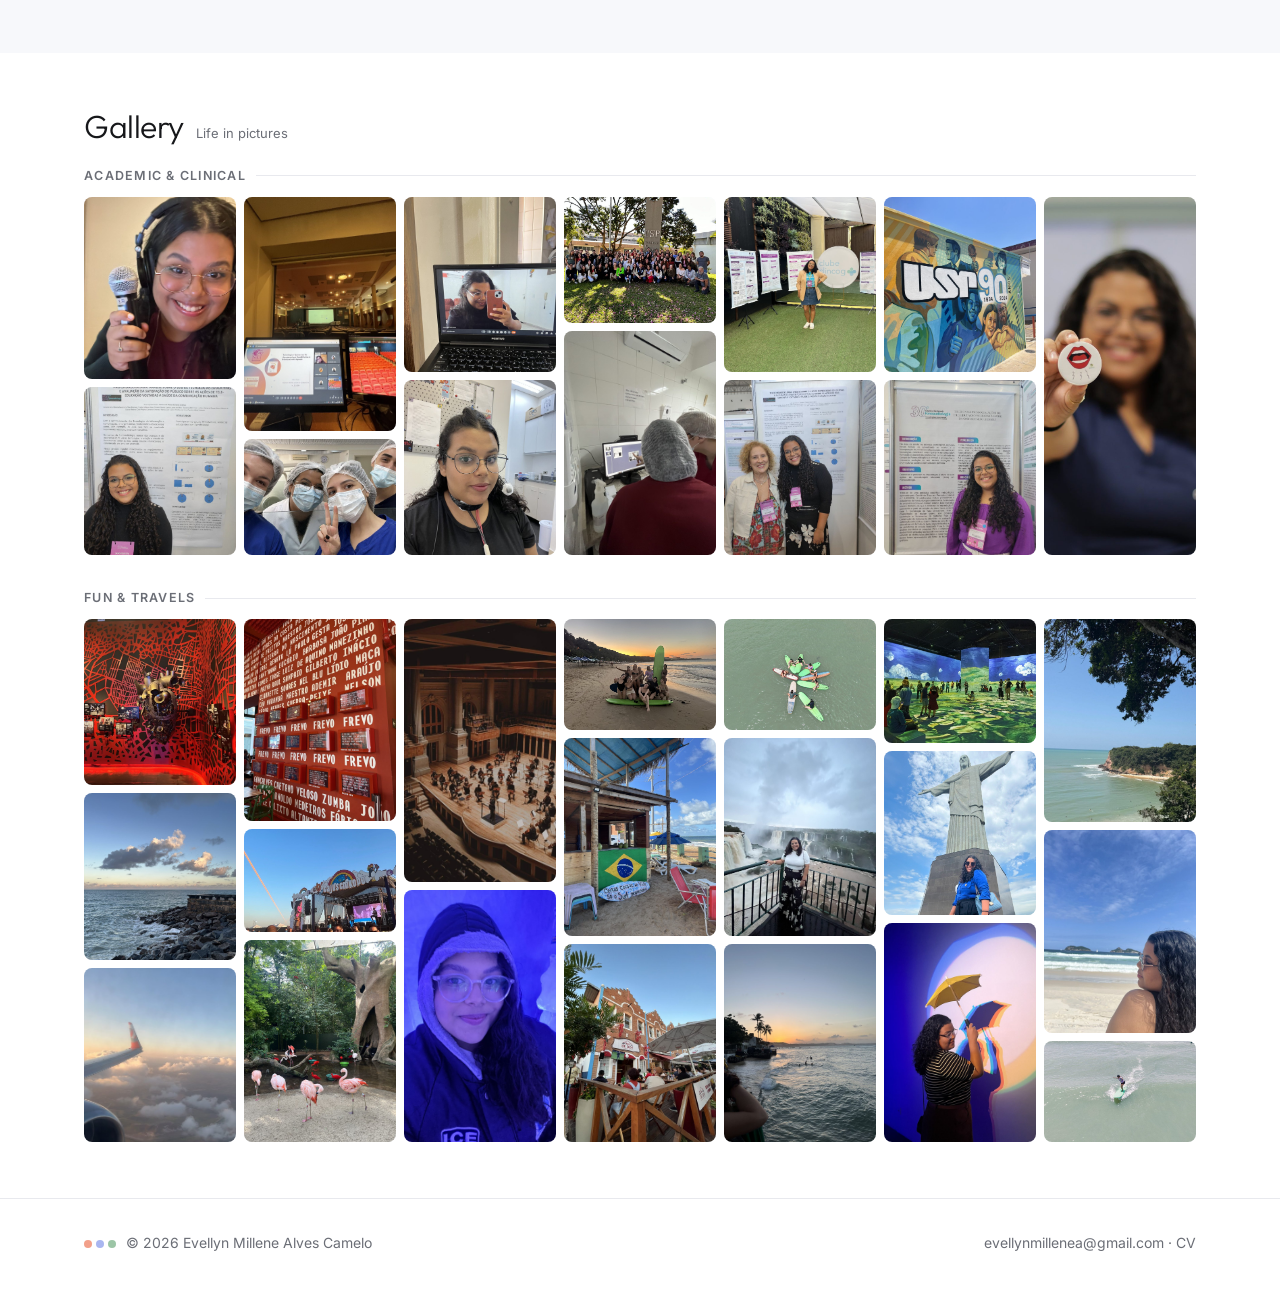
<file: life.html>
<!doctype html>
<html lang="en">
<head>
<meta charset="utf-8">
<meta name="viewport" content="width=device-width, initial-scale=1">
<title>Outside work · Evellyn Camelo</title>
<meta name="description" content="Films, books and travels: Evellyn Camelo outside work.">
<link rel="icon" href="data:image/svg+xml,%3Csvg xmlns='http://www.w3.org/2000/svg' viewBox='0 0 36 12'%3E%3Ccircle cx='6' cy='6' r='5' fill='%23f2a08a'/%3E%3Ccircle cx='18' cy='6' r='5' fill='%23a9b6f0'/%3E%3Ccircle cx='30' cy='6' r='5' fill='%239cc5a6'/%3E%3C/svg%3E">
<link rel="alternate" hreflang="en" href="life.html">
<link rel="alternate" hreflang="es" href="es/life.html">
<link rel="alternate" hreflang="pt-BR" href="pt/life.html">
<link rel="stylesheet" href="style.css">
</head>
<body>

<header class="nav"><div class="wrap">
  <a class="brand" href="index.html"><span class="dots"><i></i><i></i><i></i></span><span class="full">Evellyn Camelo</span></a>
  <nav class="menu" aria-label="Main"><a href="index.html">Home</a><a href="research.html">Research</a><a href="experience.html">Experience</a><a href="life.html" aria-current="page">Outside work</a></nav>
  <div class="lang-switch" role="group" aria-label="Language"><span class="flag" aria-current="true" title="English"><svg viewBox="0 0 60 30" preserveAspectRatio="xMidYMid slice" aria-hidden="true"><clipPath id="uk-s"><path d="M0,0v30h60V0z"/></clipPath><clipPath id="uk-t"><path d="M30,15h30v15zv15H0zH0V0zV0h30z"/></clipPath><g clip-path="url(#uk-s)"><path d="M0,0v30h60V0z" fill="#012169"/><path d="M0,0 60,30M60,0 0,30" stroke="#fff" stroke-width="6"/><path d="M0,0 60,30M60,0 0,30" clip-path="url(#uk-t)" stroke="#c8102e" stroke-width="4"/><path d="M30,0v30M0,15h60" stroke="#fff" stroke-width="10"/><path d="M30,0v30M0,15h60" stroke="#c8102e" stroke-width="6"/></g></svg><span class="sr">English</span></span><a class="flag" href="es/life.html" hreflang="es" lang="es" title="Español"><svg viewBox="0 0 30 20" aria-hidden="true"><rect width="30" height="20" fill="#aa151b"/><rect y="5" width="30" height="10" fill="#f1bf00"/></svg><span class="sr">Español</span></a><a class="flag" href="pt/life.html" hreflang="pt-BR" lang="pt-BR" title="Português"><svg viewBox="0 0 30 20" aria-hidden="true"><rect width="30" height="20" fill="#009c3b"/><path d="M15 2.5 27.5 10 15 17.5 2.5 10z" fill="#ffdf00"/><circle cx="15" cy="10" r="4.4" fill="#002776"/><path d="M10.7 9.1c2.9-.6 6.1-.1 8.6 1.5" stroke="#fff" stroke-width=".8" fill="none"/></svg><span class="sr">Português</span></a></div>
</div></header>

<main>
<div class="wrap page-head reveal">
  <h1>Outside work</h1>
  <div class="about-me">
    <p>Outside work, I'm usually watching a film, reading or planning my next trip. And when I'm not doing any of that, you'll probably find me doing something new for the first time, or at the nearest café.</p>
  </div>
</div>
<section class="row"><div class="wrap"><h2>Movies<small><a class="lb" href="https://boxd.it/8vzyn" target="_blank" rel="noopener"><span class="dots"><i></i><i></i><i></i></span>Letterboxd ↗</a></small></h2><div class="reveal films-wrap"><div class="film-row"><h3 class="sub-h">My favorite saga</h3><div class="films"><figure class="film" title="The Hunger Games · Gary Ross, 2012"><img src="images/films/the-hunger-games.jpg" alt="Poster of The Hunger Games, directed by Gary Ross, 2012" loading="lazy"><figcaption aria-label="Rated 5 stars, liked"><span class="stars">★★★★★</span><span class="heart"><svg viewBox="0 0 24 24" aria-hidden="true"><path d="M12 21s-7.5-4.6-9.6-9.2C.9 8.4 2.9 4.5 6.6 4.5c2.2 0 3.6 1.2 5.4 3.2 1.8-2 3.2-3.2 5.4-3.2 3.7 0 5.7 3.9 4.2 7.3C19.5 16.4 12 21 12 21z"/></svg></span></figcaption></figure><figure class="film" title="Catching Fire · Francis Lawrence, 2013"><img src="images/films/catching-fire.jpg" alt="Poster of Catching Fire, directed by Francis Lawrence, 2013" loading="lazy"><figcaption aria-label="Rated 5 stars, liked"><span class="stars">★★★★★</span><span class="heart"><svg viewBox="0 0 24 24" aria-hidden="true"><path d="M12 21s-7.5-4.6-9.6-9.2C.9 8.4 2.9 4.5 6.6 4.5c2.2 0 3.6 1.2 5.4 3.2 1.8-2 3.2-3.2 5.4-3.2 3.7 0 5.7 3.9 4.2 7.3C19.5 16.4 12 21 12 21z"/></svg></span></figcaption></figure><figure class="film" title="Mockingjay – Part 1 · Francis Lawrence, 2014"><img src="images/films/mockingjay-part-1.jpg" alt="Poster of Mockingjay – Part 1, directed by Francis Lawrence, 2014" loading="lazy"><figcaption aria-label="Rated 5 stars, liked"><span class="stars">★★★★★</span><span class="heart"><svg viewBox="0 0 24 24" aria-hidden="true"><path d="M12 21s-7.5-4.6-9.6-9.2C.9 8.4 2.9 4.5 6.6 4.5c2.2 0 3.6 1.2 5.4 3.2 1.8-2 3.2-3.2 5.4-3.2 3.7 0 5.7 3.9 4.2 7.3C19.5 16.4 12 21 12 21z"/></svg></span></figcaption></figure><figure class="film" title="Mockingjay – Part 2 · Francis Lawrence, 2015"><img src="images/films/mockingjay-part-2.jpg" alt="Poster of Mockingjay – Part 2, directed by Francis Lawrence, 2015" loading="lazy"><figcaption aria-label="Rated 5 stars, liked"><span class="stars">★★★★★</span><span class="heart"><svg viewBox="0 0 24 24" aria-hidden="true"><path d="M12 21s-7.5-4.6-9.6-9.2C.9 8.4 2.9 4.5 6.6 4.5c2.2 0 3.6 1.2 5.4 3.2 1.8-2 3.2-3.2 5.4-3.2 3.7 0 5.7 3.9 4.2 7.3C19.5 16.4 12 21 12 21z"/></svg></span></figcaption></figure></div></div><div class="film-row"><h3 class="sub-h">My favorites</h3><div class="films"><figure class="film" title="Sinners · Ryan Coogler, 2025"><img src="images/films/sinners.jpg" alt="Poster of Sinners, directed by Ryan Coogler, 2025" loading="lazy"><figcaption aria-label="Rated 5 stars, liked"><span class="stars">★★★★★</span><span class="heart"><svg viewBox="0 0 24 24" aria-hidden="true"><path d="M12 21s-7.5-4.6-9.6-9.2C.9 8.4 2.9 4.5 6.6 4.5c2.2 0 3.6 1.2 5.4 3.2 1.8-2 3.2-3.2 5.4-3.2 3.7 0 5.7 3.9 4.2 7.3C19.5 16.4 12 21 12 21z"/></svg></span></figcaption></figure><figure class="film" title="The Proposal · Anne Fletcher, 2009"><img src="images/films/the-proposal.jpg" alt="Poster of The Proposal, directed by Anne Fletcher, 2009" loading="lazy"><figcaption aria-label="Rated 5 stars, liked"><span class="stars">★★★★★</span><span class="heart"><svg viewBox="0 0 24 24" aria-hidden="true"><path d="M12 21s-7.5-4.6-9.6-9.2C.9 8.4 2.9 4.5 6.6 4.5c2.2 0 3.6 1.2 5.4 3.2 1.8-2 3.2-3.2 5.4-3.2 3.7 0 5.7 3.9 4.2 7.3C19.5 16.4 12 21 12 21z"/></svg></span></figcaption></figure><figure class="film" title="Crazy Rich Asians · Jon M. Chu, 2018"><img src="images/films/crazy-rich-asians.jpg" alt="Poster of Crazy Rich Asians, directed by Jon M. Chu, 2018" loading="lazy"><figcaption aria-label="Rated 5 stars, liked"><span class="stars">★★★★★</span><span class="heart"><svg viewBox="0 0 24 24" aria-hidden="true"><path d="M12 21s-7.5-4.6-9.6-9.2C.9 8.4 2.9 4.5 6.6 4.5c2.2 0 3.6 1.2 5.4 3.2 1.8-2 3.2-3.2 5.4-3.2 3.7 0 5.7 3.9 4.2 7.3C19.5 16.4 12 21 12 21z"/></svg></span></figcaption></figure><figure class="film" title="Pride & Prejudice · Joe Wright, 2005"><img src="images/films/pride-and-prejudice.jpg" alt="Poster of Pride & Prejudice, directed by Joe Wright, 2005" loading="lazy"><figcaption aria-label="Rated 5 stars, liked"><span class="stars">★★★★★</span><span class="heart"><svg viewBox="0 0 24 24" aria-hidden="true"><path d="M12 21s-7.5-4.6-9.6-9.2C.9 8.4 2.9 4.5 6.6 4.5c2.2 0 3.6 1.2 5.4 3.2 1.8-2 3.2-3.2 5.4-3.2 3.7 0 5.7 3.9 4.2 7.3C19.5 16.4 12 21 12 21z"/></svg></span></figcaption></figure></div></div><div class="film-row"><h3 class="sub-h">Films that move me</h3><div class="films"><figure class="film" title="Hidden Figures · Theodore Melfi, 2016"><img src="images/films/hidden-figures.jpg" alt="Poster of Hidden Figures, directed by Theodore Melfi, 2016" loading="lazy"><figcaption aria-label="Rated 5 stars, liked"><span class="stars">★★★★★</span><span class="heart"><svg viewBox="0 0 24 24" aria-hidden="true"><path d="M12 21s-7.5-4.6-9.6-9.2C.9 8.4 2.9 4.5 6.6 4.5c2.2 0 3.6 1.2 5.4 3.2 1.8-2 3.2-3.2 5.4-3.2 3.7 0 5.7 3.9 4.2 7.3C19.5 16.4 12 21 12 21z"/></svg></span></figcaption></figure><figure class="film" title="The Worst Person in the World · Joachim Trier, 2021"><img src="images/films/the-worst-person-in-the-world.jpg" alt="Poster of The Worst Person in the World, directed by Joachim Trier, 2021" loading="lazy"><figcaption aria-label="Rated 5 stars, liked"><span class="stars">★★★★★</span><span class="heart"><svg viewBox="0 0 24 24" aria-hidden="true"><path d="M12 21s-7.5-4.6-9.6-9.2C.9 8.4 2.9 4.5 6.6 4.5c2.2 0 3.6 1.2 5.4 3.2 1.8-2 3.2-3.2 5.4-3.2 3.7 0 5.7 3.9 4.2 7.3C19.5 16.4 12 21 12 21z"/></svg></span></figcaption></figure><figure class="film" title="American Fiction · Cord Jefferson, 2023"><img src="images/films/american-fiction.jpg" alt="Poster of American Fiction, directed by Cord Jefferson, 2023" loading="lazy"><figcaption aria-label="Rated 5 stars, liked"><span class="stars">★★★★★</span><span class="heart"><svg viewBox="0 0 24 24" aria-hidden="true"><path d="M12 21s-7.5-4.6-9.6-9.2C.9 8.4 2.9 4.5 6.6 4.5c2.2 0 3.6 1.2 5.4 3.2 1.8-2 3.2-3.2 5.4-3.2 3.7 0 5.7 3.9 4.2 7.3C19.5 16.4 12 21 12 21z"/></svg></span></figcaption></figure><figure class="film" title="The Blind Side · John Lee Hancock, 2009"><img src="images/films/the-blind-side.jpg" alt="Poster of The Blind Side, directed by John Lee Hancock, 2009" loading="lazy"><figcaption aria-label="Rated 5 stars, liked"><span class="stars">★★★★★</span><span class="heart"><svg viewBox="0 0 24 24" aria-hidden="true"><path d="M12 21s-7.5-4.6-9.6-9.2C.9 8.4 2.9 4.5 6.6 4.5c2.2 0 3.6 1.2 5.4 3.2 1.8-2 3.2-3.2 5.4-3.2 3.7 0 5.7 3.9 4.2 7.3C19.5 16.4 12 21 12 21z"/></svg></span></figcaption></figure></div></div></div></div></section>
<section class="row"><div class="wrap"><h2>Books<small>Favorite books</small></h2><ul class="books reveal"><li style="--c:var(--salmon)"><div><b>All About Love: New Visions</b><br><span>bell hooks</span></div><span class="cover"><img src="images/books/all-about-love-new-visions.jpg" alt="Cover of All About Love: New Visions" loading="lazy" onerror="this.remove()"></span></li><li style="--c:var(--peri)"><div><b>Catching Fire</b><br><span>Suzanne Collins</span></div><span class="cover"><img src="images/books/catching-fire.jpg" alt="Cover of Catching Fire" loading="lazy" onerror="this.remove()"></span></li><li style="--c:var(--sage)"><div><b>Under the Knife</b><br><span>Tess Gerritsen</span></div><span class="cover"><img src="images/books/under-the-knife.jpg" alt="Cover of Under the Knife" loading="lazy" onerror="this.remove()"></span></li></ul></div></section>
<section class="row stack"><div class="wrap"><h2>Gallery<small>Life in pictures</small></h2><div class="reveal gal-secs"><div class="gal-sec"><h3 class="sub-h">Academic &amp; clinical</h3><div class="mosaic life-mosaic" data-mosaic data-colw="150" data-gap="8" data-mincols="2" data-maxcols="8"><figure><img src="images/gallery/work-01.jpg" alt="" width="676" height="1200" loading="lazy" data-w="676" data-h="1200"></figure><figure><img src="images/gallery/work-02.jpg" alt="" width="900" height="1200" loading="lazy" data-w="900" data-h="1200"></figure><figure><img src="images/gallery/work-03.jpg" alt="" width="900" height="1200" loading="lazy" data-w="900" data-h="1200"></figure><figure><img src="images/gallery/work-04.jpg" alt="" width="1200" height="900" loading="lazy" data-w="1200" data-h="900"></figure><figure><img src="images/gallery/work-05.jpg" alt="" width="900" height="1200" loading="lazy" data-w="900" data-h="1200"></figure><figure><img src="images/gallery/work-06.jpg" alt="" width="900" height="1200" loading="lazy" data-w="900" data-h="1200"></figure><figure><img src="images/gallery/work-07.jpg" alt="" width="799" height="1200" loading="lazy" data-w="799" data-h="1200"></figure><figure><img src="images/gallery/work-08.jpg" alt="" width="900" height="1200" loading="lazy" data-w="900" data-h="1200"></figure><figure><img src="images/gallery/work-09.jpg" alt="" width="1200" height="675" loading="lazy" data-w="1200" data-h="675"></figure><figure><img src="images/gallery/work-10.jpg" alt="" width="900" height="1200" loading="lazy" data-w="900" data-h="1200"></figure><figure><img src="images/gallery/work-11.jpg" alt="" width="898" height="1200" loading="lazy" data-w="898" data-h="1200"></figure><figure><img src="images/gallery/work-12.jpg" alt="" width="898" height="1200" loading="lazy" data-w="898" data-h="1200"></figure><figure><img src="images/gallery/work-13.jpg" alt="" width="925" height="1200" loading="lazy" data-w="925" data-h="1200"></figure></div></div><div class="gal-sec"><h3 class="sub-h">Fun &amp; travels</h3><div class="mosaic life-mosaic" data-mosaic data-colw="150" data-gap="8" data-mincols="2" data-maxcols="8"><figure><img src="images/gallery/fun-01.jpg" alt="" width="900" height="1200" loading="lazy" data-w="900" data-h="1200"></figure><figure><img src="images/gallery/fun-02.jpg" alt="" width="900" height="1200" loading="lazy" data-w="900" data-h="1200"></figure><figure><img src="images/gallery/fun-03.jpg" alt="" width="861" height="1200" loading="lazy" data-w="861" data-h="1200"></figure><figure><img src="images/gallery/fun-04.jpg" alt="" width="1200" height="900" loading="lazy" data-w="1200" data-h="900"></figure><figure><img src="images/gallery/fun-05.jpg" alt="" width="1200" height="900" loading="lazy" data-w="1200" data-h="900"></figure><figure><img src="images/gallery/fun-06.jpg" alt="" width="1200" height="901" loading="lazy" data-w="1200" data-h="901"></figure><figure><img src="images/gallery/fun-07.jpg" alt="" width="900" height="1200" loading="lazy" data-w="900" data-h="1200"></figure><figure><img src="images/gallery/fun-08.jpg" alt="" width="900" height="1200" loading="lazy" data-w="900" data-h="1200"></figure><figure><img src="images/gallery/fun-09.jpg" alt="" width="900" height="1200" loading="lazy" data-w="900" data-h="1200"></figure><figure><img src="images/gallery/fun-10.jpg" alt="" width="1080" height="1080" loading="lazy" data-w="1080" data-h="1080"></figure><figure><img src="images/gallery/fun-11.jpg" alt="" width="900" height="1200" loading="lazy" data-w="900" data-h="1200"></figure><figure><img src="images/gallery/fun-12.jpg" alt="" width="1024" height="703" loading="lazy" data-w="1024" data-h="703"></figure><figure><img src="images/gallery/fun-13.jpg" alt="" width="900" height="1200" loading="lazy" data-w="900" data-h="1200"></figure><figure><img src="images/gallery/fun-14.jpg" alt="" width="900" height="1200" loading="lazy" data-w="900" data-h="1200"></figure><figure><img src="images/gallery/fun-15.jpg" alt="" width="900" height="1200" loading="lazy" data-w="900" data-h="1200"></figure><figure><img src="images/gallery/fun-16.jpg" alt="" width="900" height="1200" loading="lazy" data-w="900" data-h="1200"></figure><figure><img src="images/gallery/fun-17.jpg" alt="" width="900" height="1200" loading="lazy" data-w="900" data-h="1200"></figure><figure><img src="images/gallery/fun-18.jpg" alt="" width="900" height="1200" loading="lazy" data-w="900" data-h="1200"></figure><figure><img src="images/gallery/fun-19.jpg" alt="" width="675" height="1200" loading="lazy" data-w="675" data-h="1200"></figure><figure><img src="images/gallery/fun-20.jpg" alt="" width="1200" height="670" loading="lazy" data-w="1200" data-h="670"></figure></div></div></div></div></section>
</main>

<footer><div class="wrap">
  <span><span class="dots" style="margin-right:10px"><i></i><i></i><i></i></span>© 2026 Evellyn Millene Alves Camelo</span>
  <span><a href="mailto:evellynmillenea@gmail.com">evellynmillenea@gmail.com</a> · <a href="https://drive.google.com/file/d/1NlTxBmFnrvFlJdRh1cGKcHb9bQtn8EIs/view?usp=sharing" target="_blank" rel="noopener">CV</a></span>
</div></footer>

<script src="main.js"></script>
</body>
</html>
</file>
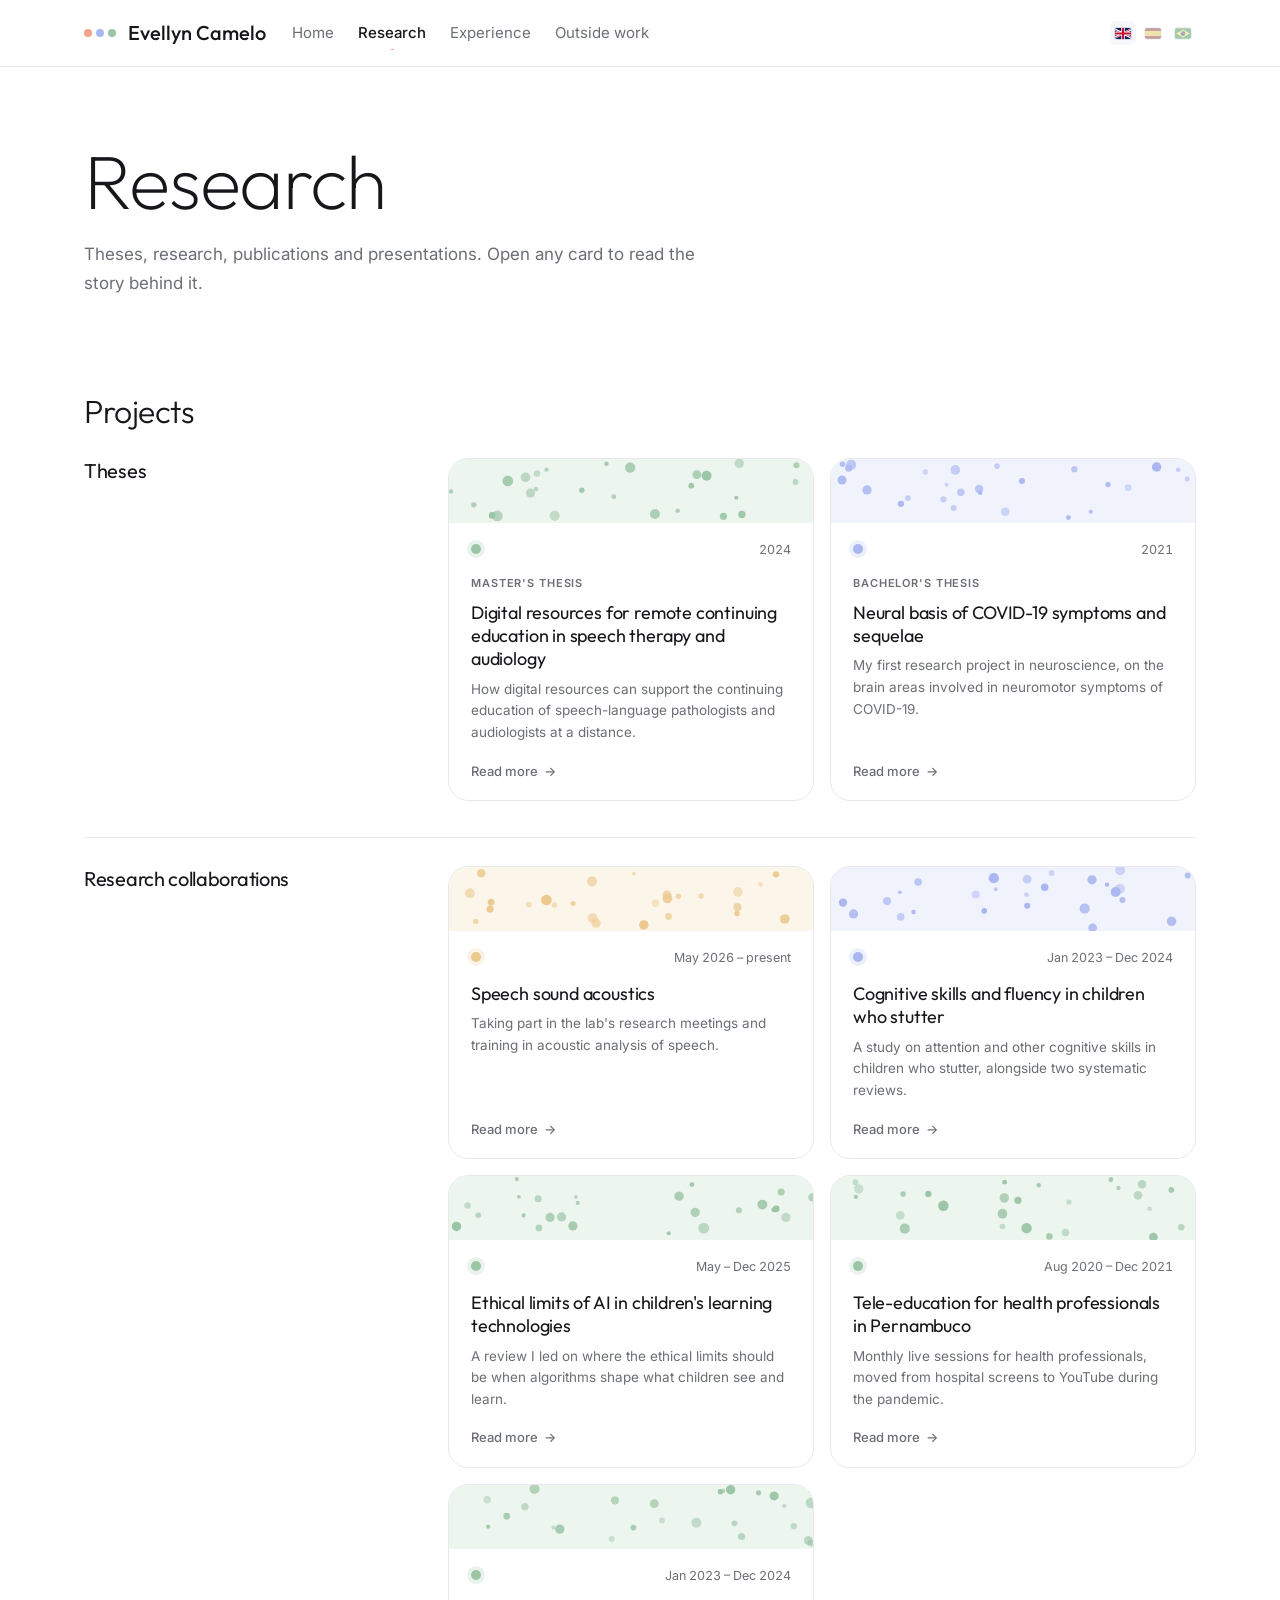
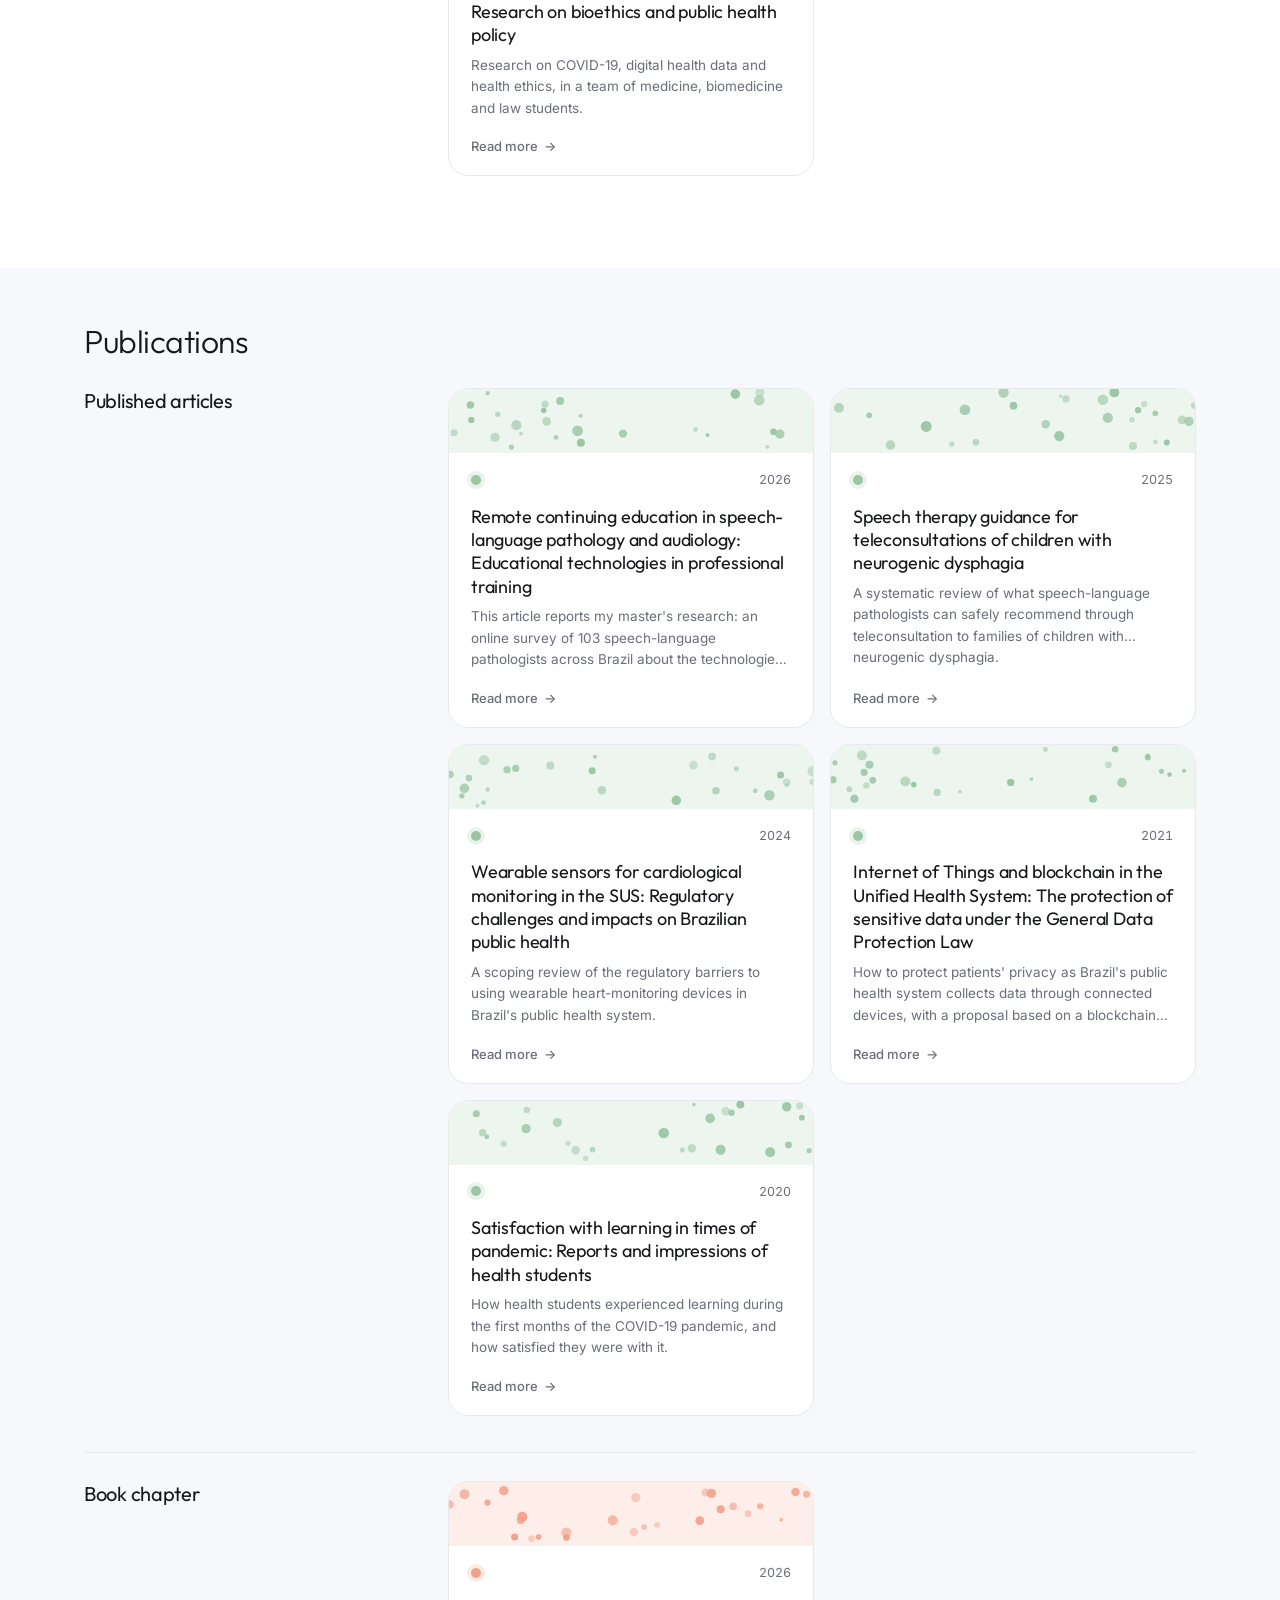
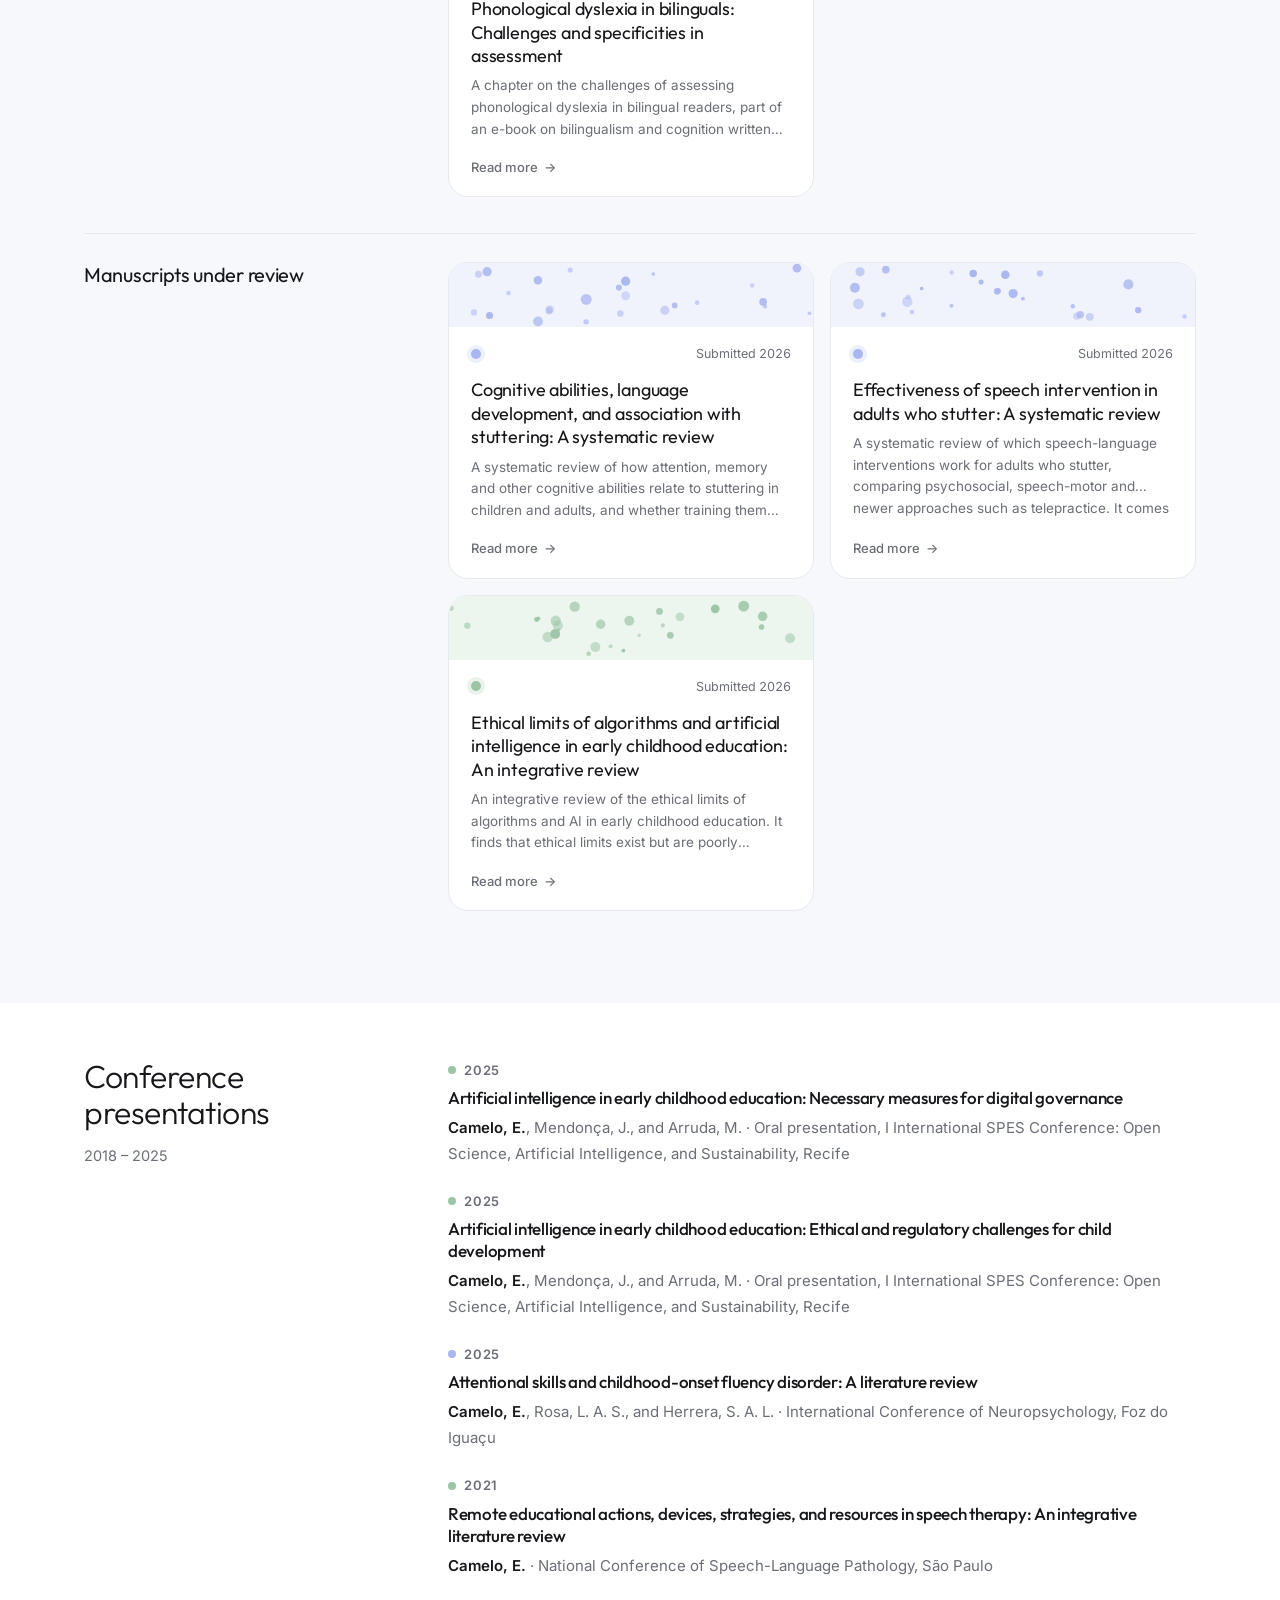
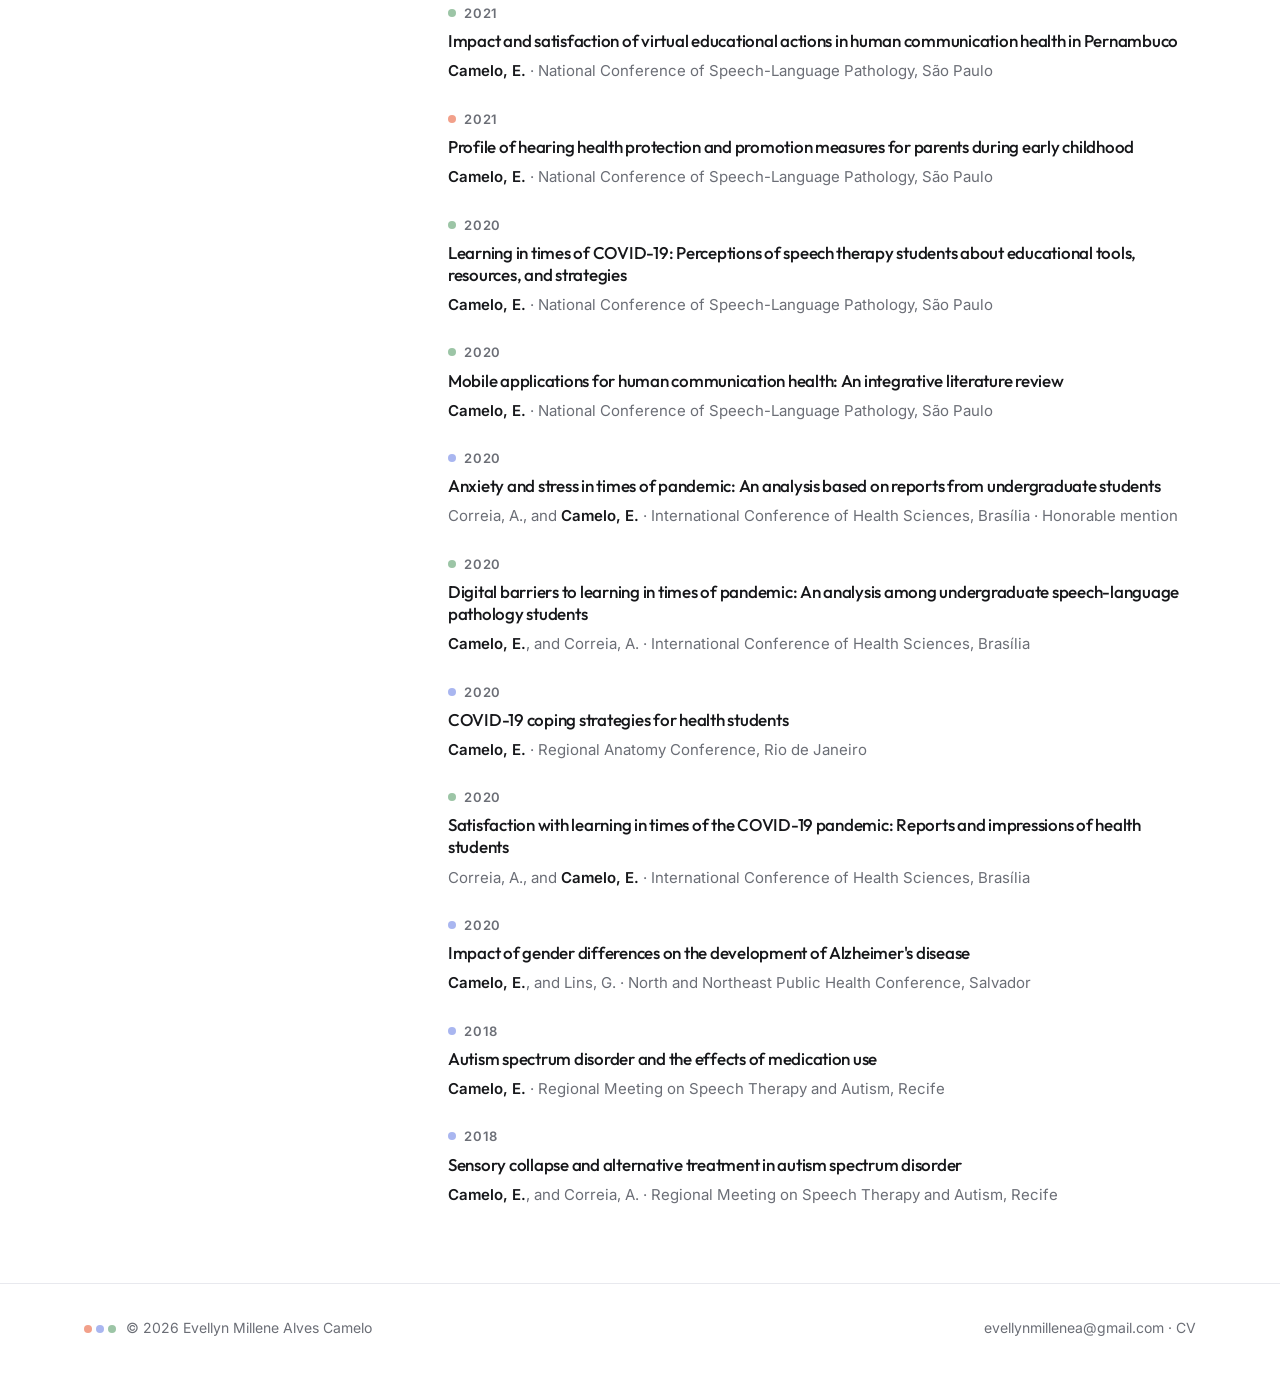
<file: research.html>
<!doctype html>
<html lang="en">
<head>
<meta charset="utf-8">
<meta name="viewport" content="width=device-width, initial-scale=1">
<title>Research · Evellyn Camelo</title>
<meta name="description" content="Research projects, publications and conference presentations by Evellyn Camelo.">
<link rel="icon" href="data:image/svg+xml,%3Csvg xmlns='http://www.w3.org/2000/svg' viewBox='0 0 36 12'%3E%3Ccircle cx='6' cy='6' r='5' fill='%23f2a08a'/%3E%3Ccircle cx='18' cy='6' r='5' fill='%23a9b6f0'/%3E%3Ccircle cx='30' cy='6' r='5' fill='%239cc5a6'/%3E%3C/svg%3E">
<link rel="alternate" hreflang="en" href="research.html">
<link rel="alternate" hreflang="es" href="es/research.html">
<link rel="alternate" hreflang="pt-BR" href="pt/research.html">
<link rel="stylesheet" href="style.css">
</head>
<body>

<header class="nav"><div class="wrap">
  <a class="brand" href="index.html"><span class="dots"><i></i><i></i><i></i></span><span class="full">Evellyn Camelo</span></a>
  <nav class="menu" aria-label="Main"><a href="index.html">Home</a><a href="research.html" aria-current="page">Research</a><a href="experience.html">Experience</a><a href="life.html">Outside work</a></nav>
  <div class="lang-switch" role="group" aria-label="Language"><span class="flag" aria-current="true" title="English"><svg viewBox="0 0 60 30" preserveAspectRatio="xMidYMid slice" aria-hidden="true"><clipPath id="uk-s"><path d="M0,0v30h60V0z"/></clipPath><clipPath id="uk-t"><path d="M30,15h30v15zv15H0zH0V0zV0h30z"/></clipPath><g clip-path="url(#uk-s)"><path d="M0,0v30h60V0z" fill="#012169"/><path d="M0,0 60,30M60,0 0,30" stroke="#fff" stroke-width="6"/><path d="M0,0 60,30M60,0 0,30" clip-path="url(#uk-t)" stroke="#c8102e" stroke-width="4"/><path d="M30,0v30M0,15h60" stroke="#fff" stroke-width="10"/><path d="M30,0v30M0,15h60" stroke="#c8102e" stroke-width="6"/></g></svg><span class="sr">English</span></span><a class="flag" href="es/research.html" hreflang="es" lang="es" title="Español"><svg viewBox="0 0 30 20" aria-hidden="true"><rect width="30" height="20" fill="#aa151b"/><rect y="5" width="30" height="10" fill="#f1bf00"/></svg><span class="sr">Español</span></a><a class="flag" href="pt/research.html" hreflang="pt-BR" lang="pt-BR" title="Português"><svg viewBox="0 0 30 20" aria-hidden="true"><rect width="30" height="20" fill="#009c3b"/><path d="M15 2.5 27.5 10 15 17.5 2.5 10z" fill="#ffdf00"/><circle cx="15" cy="10" r="4.4" fill="#002776"/><path d="M10.7 9.1c2.9-.6 6.1-.1 8.6 1.5" stroke="#fff" stroke-width=".8" fill="none"/></svg><span class="sr">Português</span></a></div>
</div></header>

<main>
<div class="wrap page-head reveal">
  <h1>Research</h1>
  <p>Theses, research, publications and presentations. Open any card to read the story behind it.</p>
</div>
<section class="row exp split"><div class="wrap"><h2>Projects</h2><div class="reveal"><div class="subrow"><div class="sub-left"><h3 class="sub-t">Theses</h3></div><div class="sub-right"><div class="gallery-grid" data-gallery="projects" data-group="Theses"></div></div></div><div class="subrow"><div class="sub-left"><h3 class="sub-t">Research collaborations</h3></div><div class="sub-right"><div class="gallery-grid" data-gallery="projects" data-group="Research"></div></div></div></div></div></section>
<section class="row exp split" id="publications"><div class="wrap"><h2>Publications</h2><div class="reveal"><div class="subrow"><div class="sub-left"><h3 class="sub-t">Published articles</h3></div><div class="sub-right"><div class="gallery-grid" data-gallery="publications" data-group="Published Articles"></div></div></div><div class="subrow"><div class="sub-left"><h3 class="sub-t">Book chapter</h3></div><div class="sub-right"><div class="gallery-grid" data-gallery="publications" data-group="Book Chapter"></div></div></div><div class="subrow"><div class="sub-left"><h3 class="sub-t">Manuscripts under review</h3></div><div class="sub-right"><div class="gallery-grid" data-gallery="publications" data-group="Manuscripts Under Review"></div></div></div></div></div></section>
<section class="row exp compact"><div class="wrap"><h2>Conference presentations<small>2018 – 2025</small></h2><div class="reveal" id="presentations"></div></div></section>
</main>

<footer><div class="wrap">
  <span><span class="dots" style="margin-right:10px"><i></i><i></i><i></i></span>© 2026 Evellyn Millene Alves Camelo</span>
  <span><a href="mailto:evellynmillenea@gmail.com">evellynmillenea@gmail.com</a> · <a href="https://drive.google.com/file/d/1NlTxBmFnrvFlJdRh1cGKcHb9bQtn8EIs/view?usp=sharing" target="_blank" rel="noopener">CV</a></span>
</div></footer>
<script src="data.js"></script>
<script src="main.js"></script>
</body>
</html>
</file>
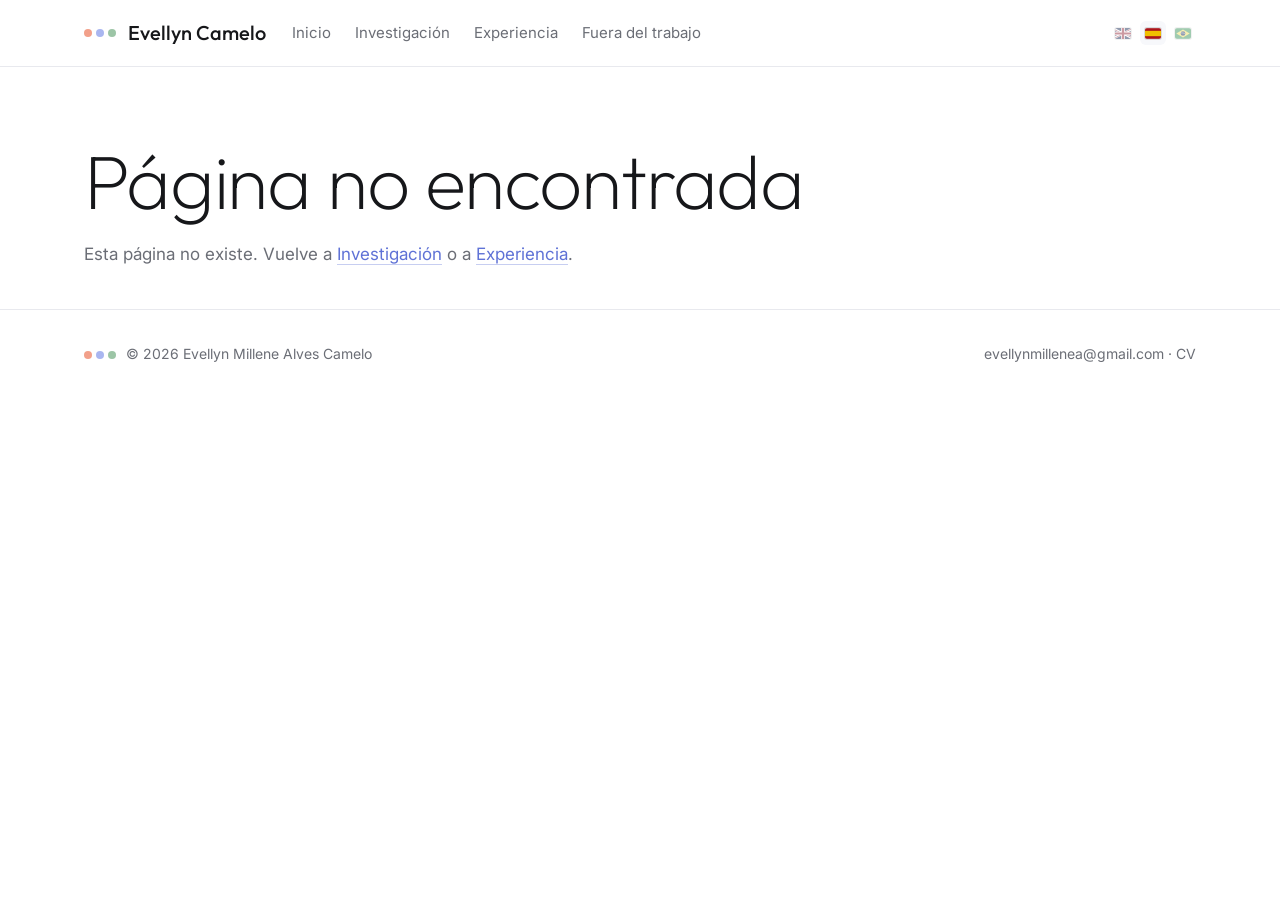
<file: es/detail.html>
<!doctype html>
<html lang="es">
<head>
<meta charset="utf-8">
<meta name="viewport" content="width=device-width, initial-scale=1">
<title>Evellyn Camelo</title>
<meta name="description" content="Detalles de un proyecto, publicación o experiencia de Evellyn Camelo.">
<link rel="icon" href="data:image/svg+xml,%3Csvg xmlns='http://www.w3.org/2000/svg' viewBox='0 0 36 12'%3E%3Ccircle cx='6' cy='6' r='5' fill='%23f2a08a'/%3E%3Ccircle cx='18' cy='6' r='5' fill='%23a9b6f0'/%3E%3Ccircle cx='30' cy='6' r='5' fill='%239cc5a6'/%3E%3C/svg%3E">
<link rel="alternate" hreflang="en" href="../detail.html">
<link rel="alternate" hreflang="es" href="../es/detail.html">
<link rel="alternate" hreflang="pt-BR" href="../pt/detail.html">
<link rel="stylesheet" href="../style.css">
</head>
<body>

<header class="nav"><div class="wrap">
  <a class="brand" href="index.html"><span class="dots"><i></i><i></i><i></i></span><span class="full">Evellyn Camelo</span></a>
  <nav class="menu" aria-label="Principal"><a href="index.html">Inicio</a><a href="research.html">Investigación</a><a href="experience.html">Experiencia</a><a href="life.html">Fuera del trabajo</a></nav>
  <div class="lang-switch" role="group" aria-label="Idioma"><a class="flag" href="../detail.html" hreflang="en" lang="en" title="English"><svg viewBox="0 0 60 30" preserveAspectRatio="xMidYMid slice" aria-hidden="true"><clipPath id="uk-s"><path d="M0,0v30h60V0z"/></clipPath><clipPath id="uk-t"><path d="M30,15h30v15zv15H0zH0V0zV0h30z"/></clipPath><g clip-path="url(#uk-s)"><path d="M0,0v30h60V0z" fill="#012169"/><path d="M0,0 60,30M60,0 0,30" stroke="#fff" stroke-width="6"/><path d="M0,0 60,30M60,0 0,30" clip-path="url(#uk-t)" stroke="#c8102e" stroke-width="4"/><path d="M30,0v30M0,15h60" stroke="#fff" stroke-width="10"/><path d="M30,0v30M0,15h60" stroke="#c8102e" stroke-width="6"/></g></svg><span class="sr">English</span></a><span class="flag" aria-current="true" title="Español"><svg viewBox="0 0 30 20" aria-hidden="true"><rect width="30" height="20" fill="#aa151b"/><rect y="5" width="30" height="10" fill="#f1bf00"/></svg><span class="sr">Español</span></span><a class="flag" href="../pt/detail.html" hreflang="pt-BR" lang="pt-BR" title="Português"><svg viewBox="0 0 30 20" aria-hidden="true"><rect width="30" height="20" fill="#009c3b"/><path d="M15 2.5 27.5 10 15 17.5 2.5 10z" fill="#ffdf00"/><circle cx="15" cy="10" r="4.4" fill="#002776"/><path d="M10.7 9.1c2.9-.6 6.1-.1 8.6 1.5" stroke="#fff" stroke-width=".8" fill="none"/></svg><span class="sr">Português</span></a></div>
</div></header>

<main>
<div id="detail"></div>
</main>

<footer><div class="wrap">
  <span><span class="dots" style="margin-right:10px"><i></i><i></i><i></i></span>© 2026 Evellyn Millene Alves Camelo</span>
  <span><a href="mailto:evellynmillenea@gmail.com">evellynmillenea@gmail.com</a> · <a href="https://drive.google.com/file/d/1NlTxBmFnrvFlJdRh1cGKcHb9bQtn8EIs/view?usp=sharing" target="_blank" rel="noopener">CV</a></span>
</div></footer>
<script src="../data.es.js"></script>
<script src="../main.js"></script>
</body>
</html>
</file>
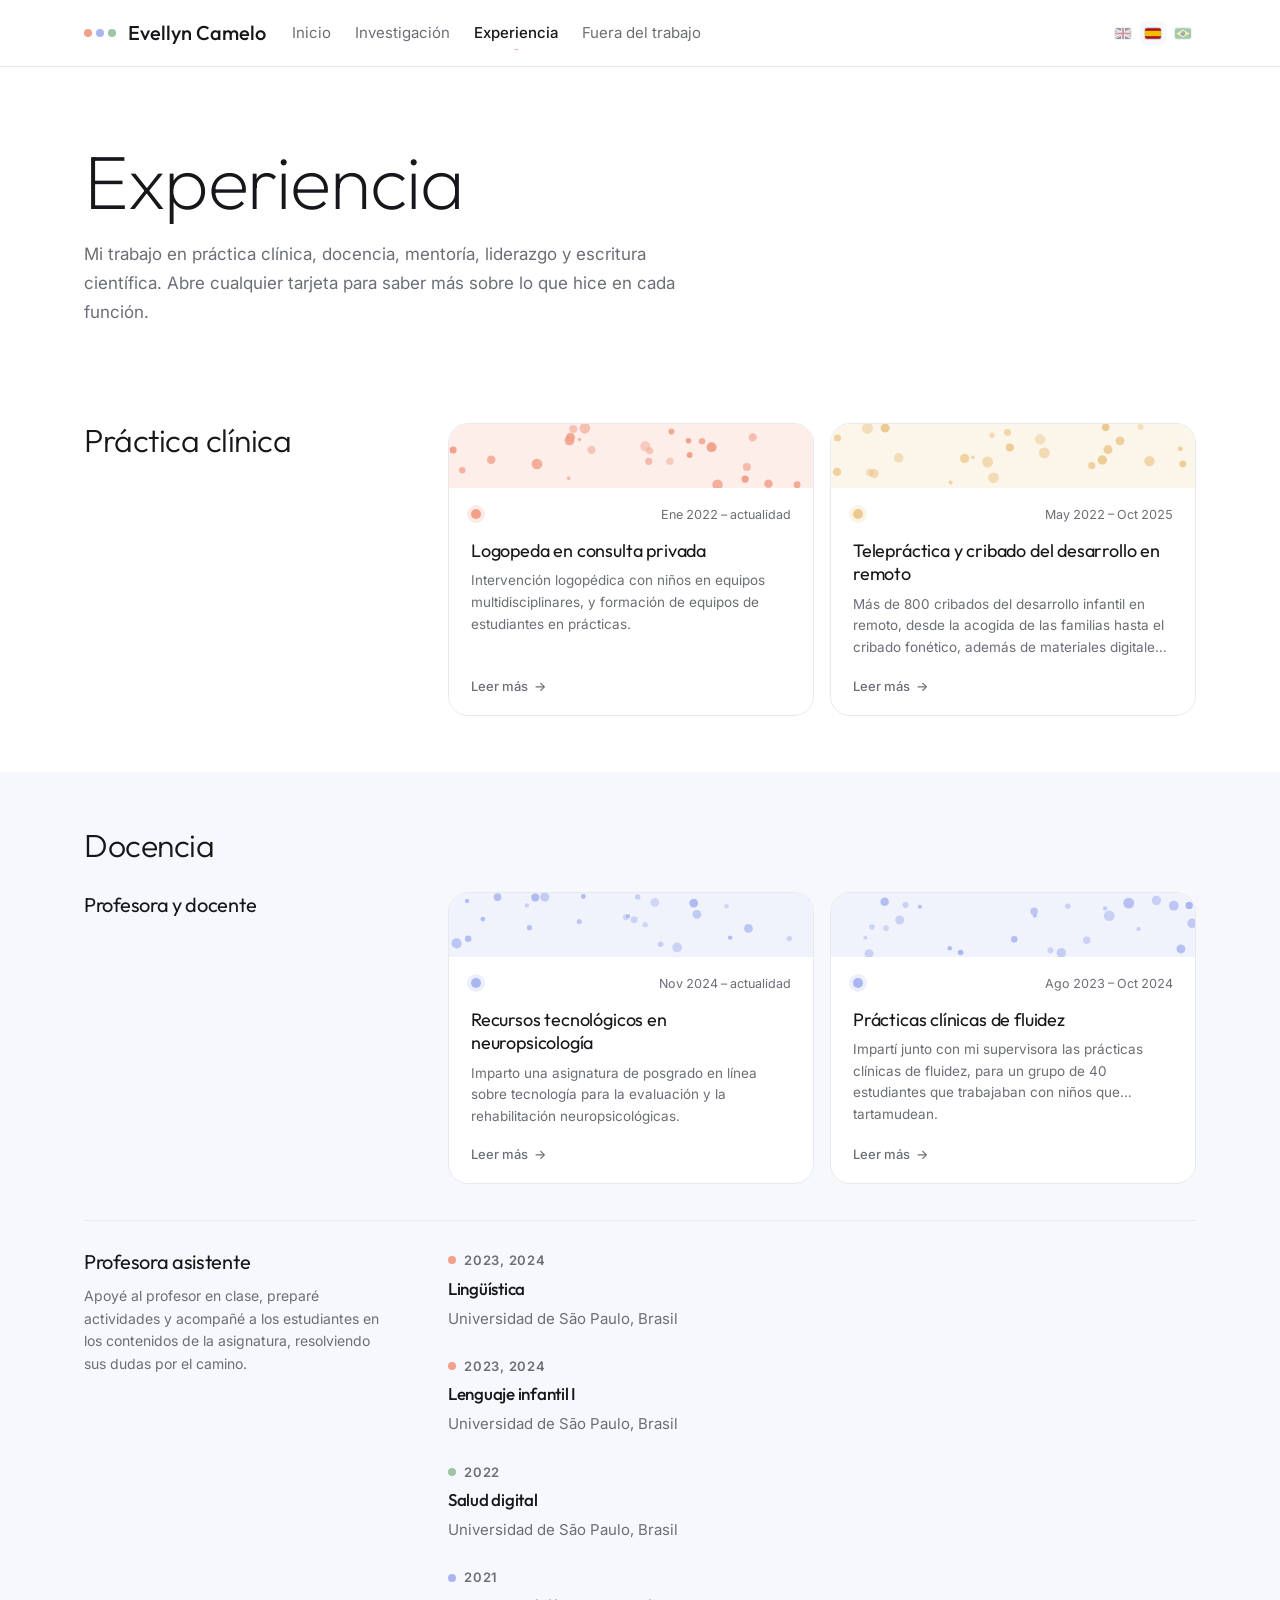
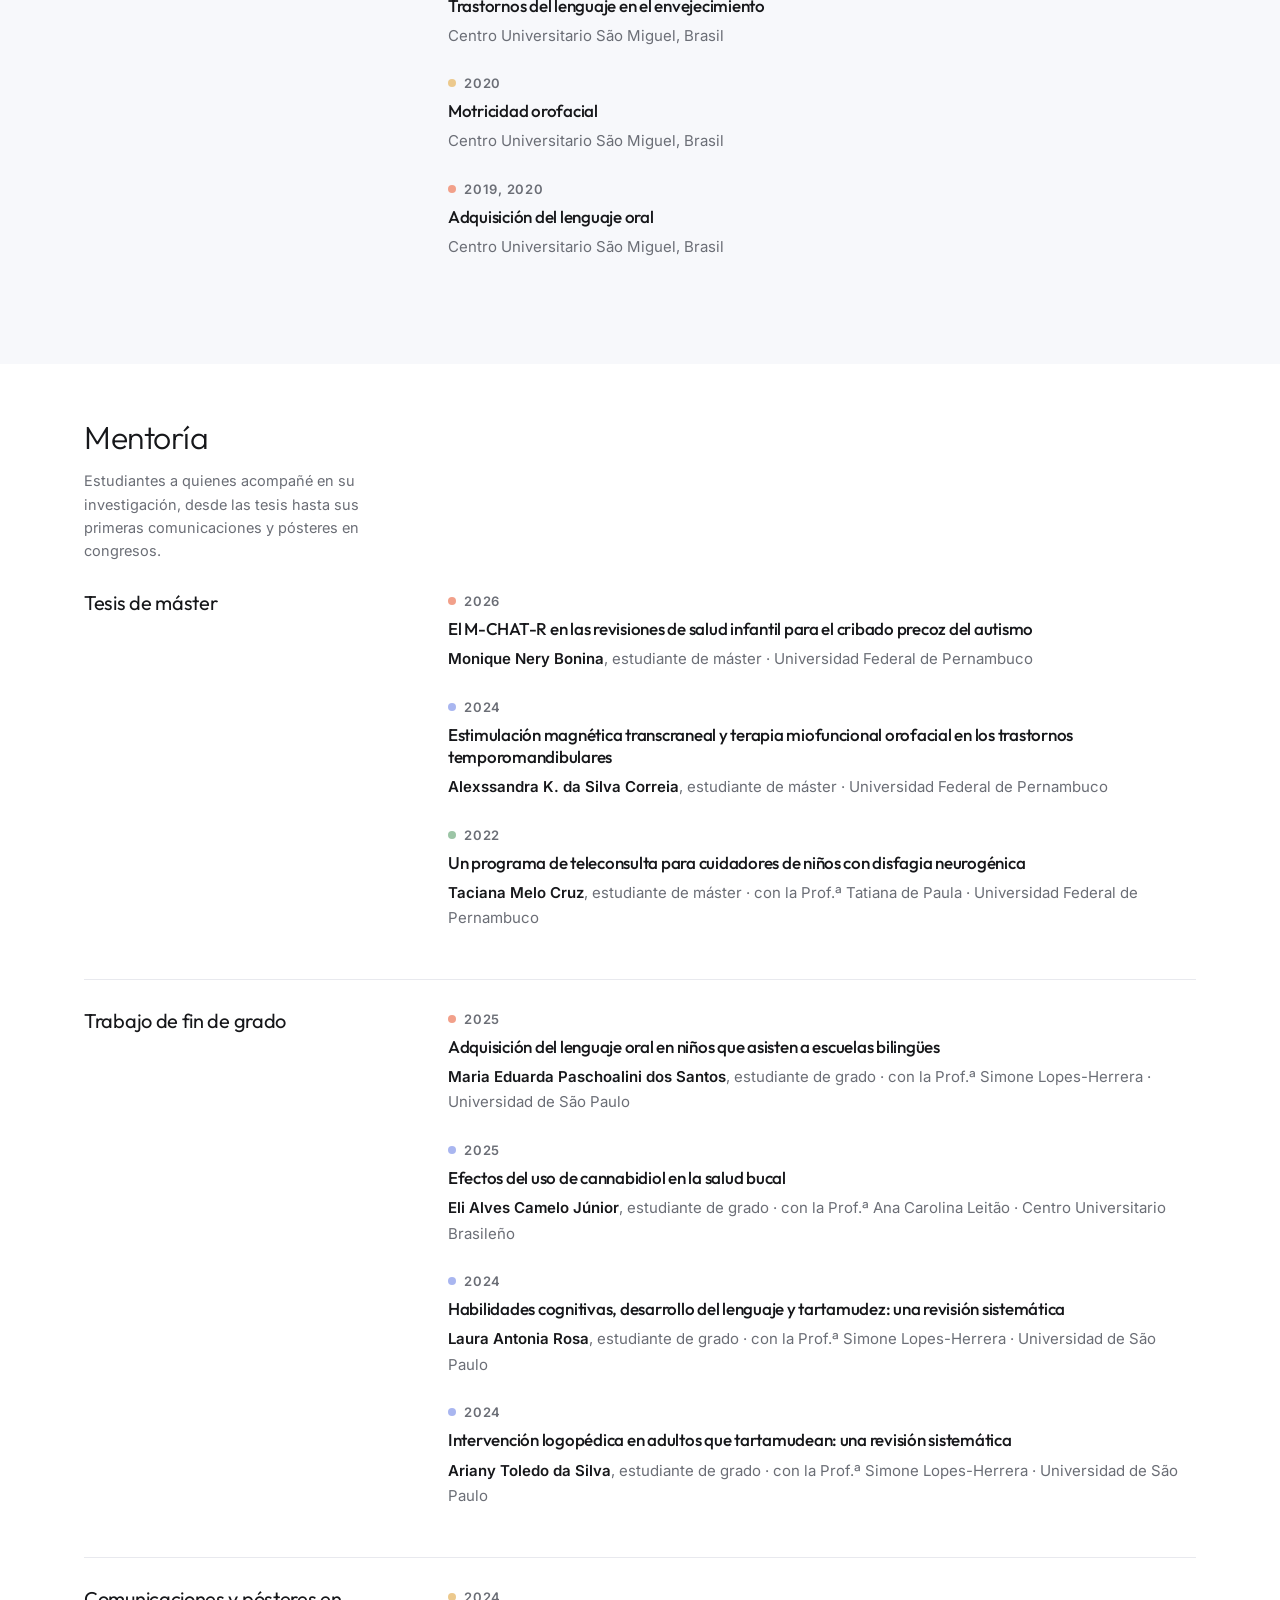
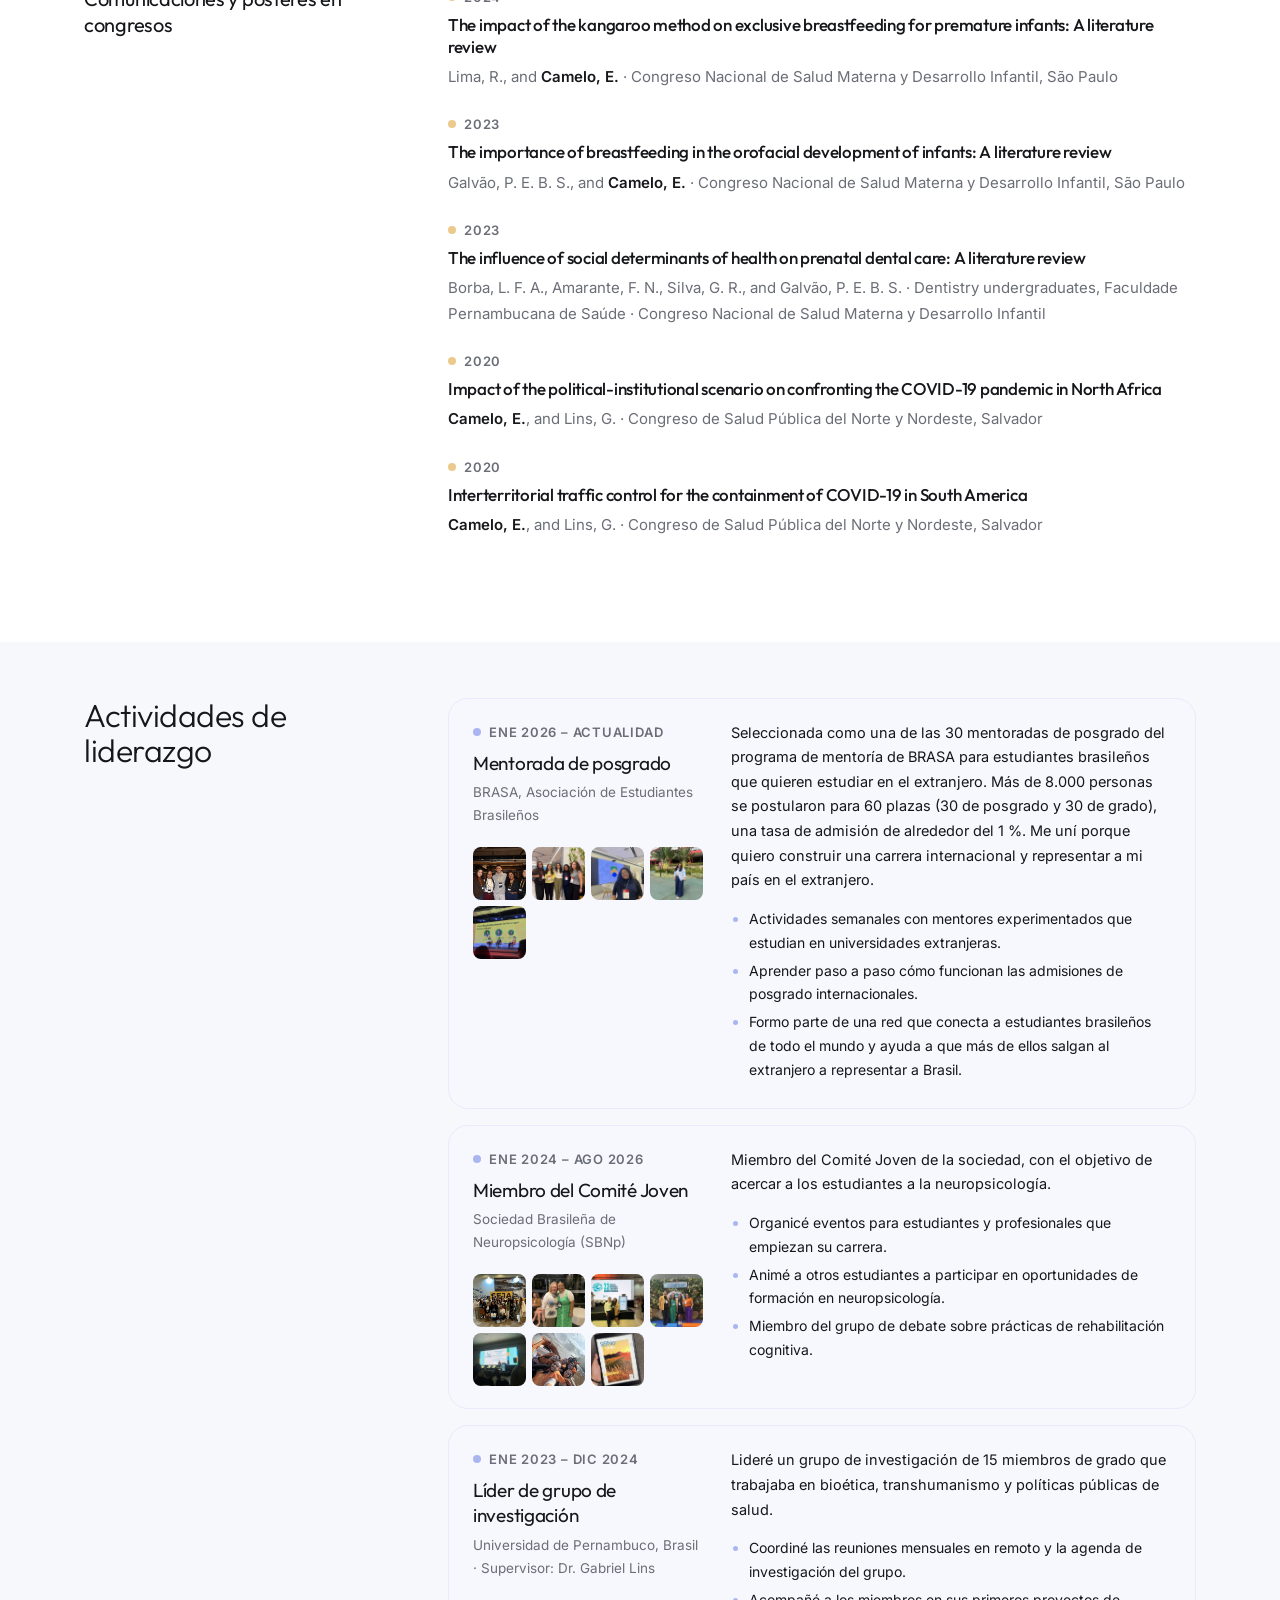
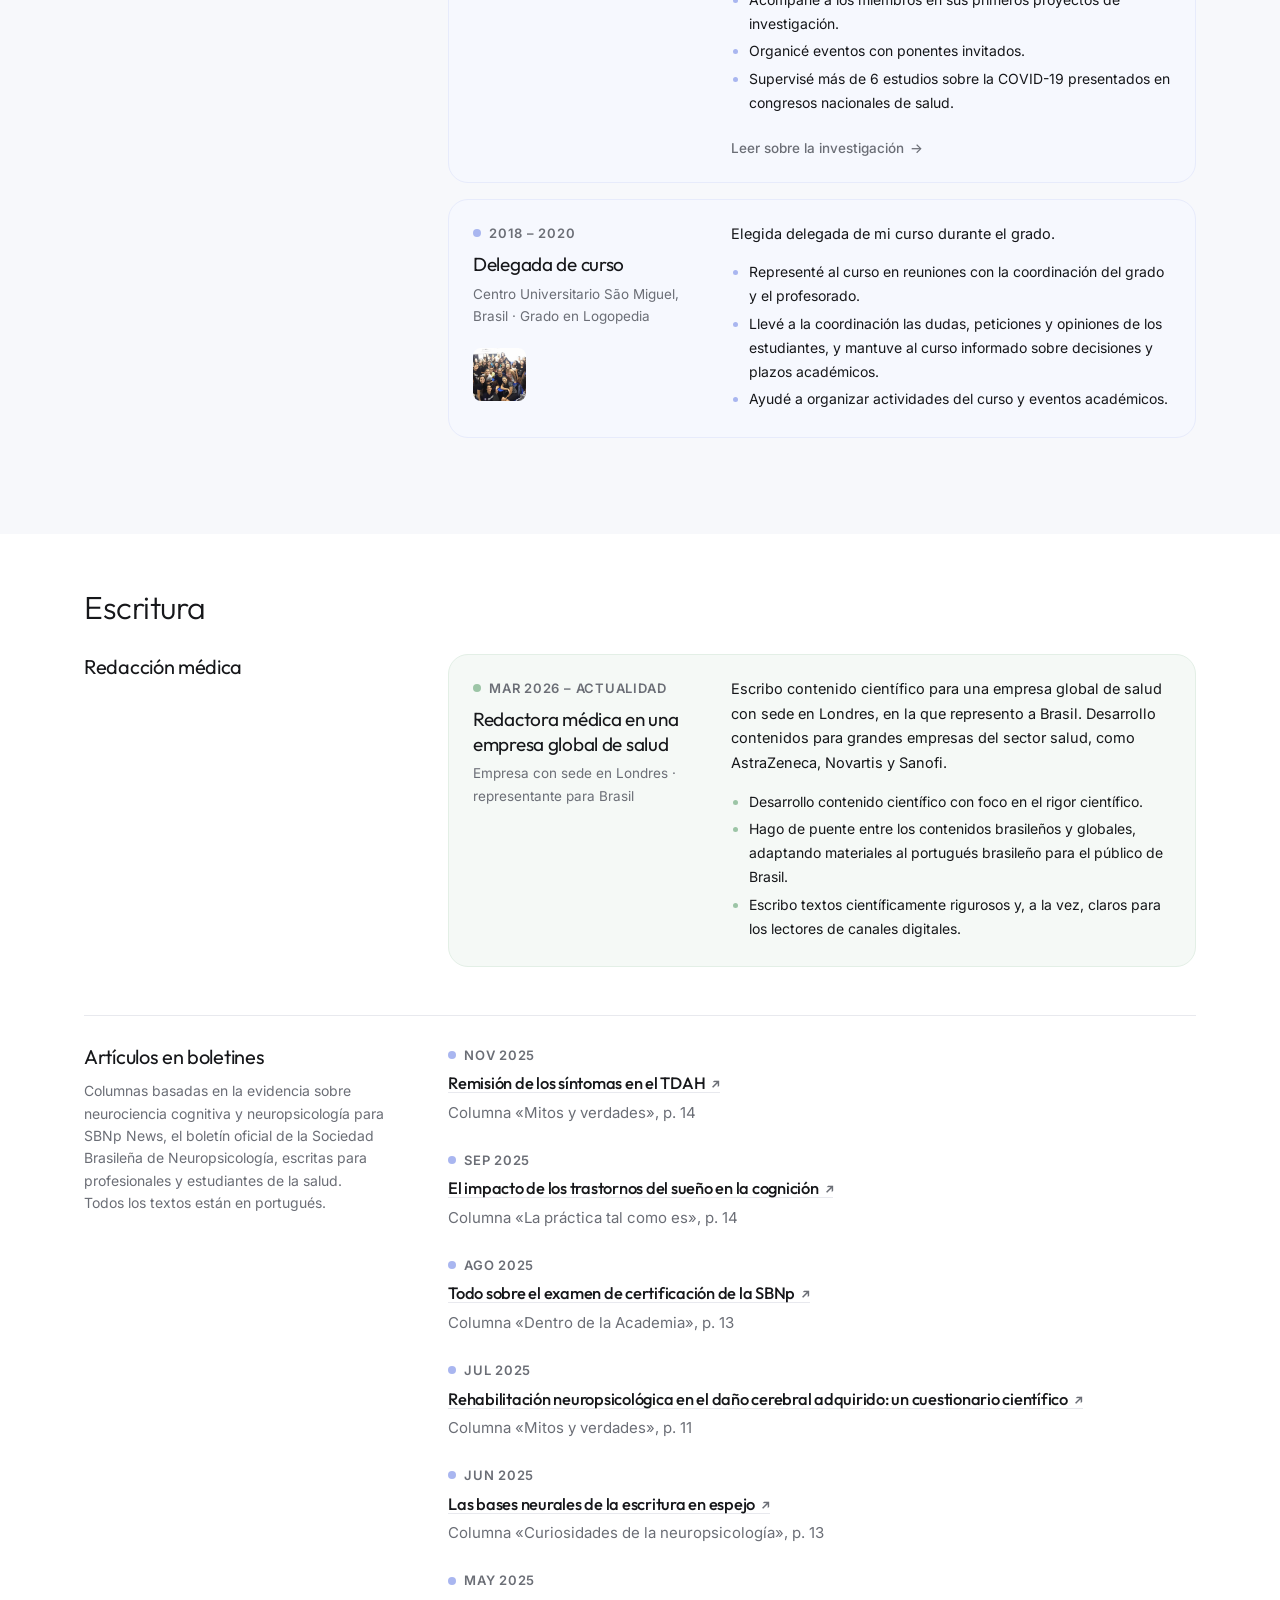
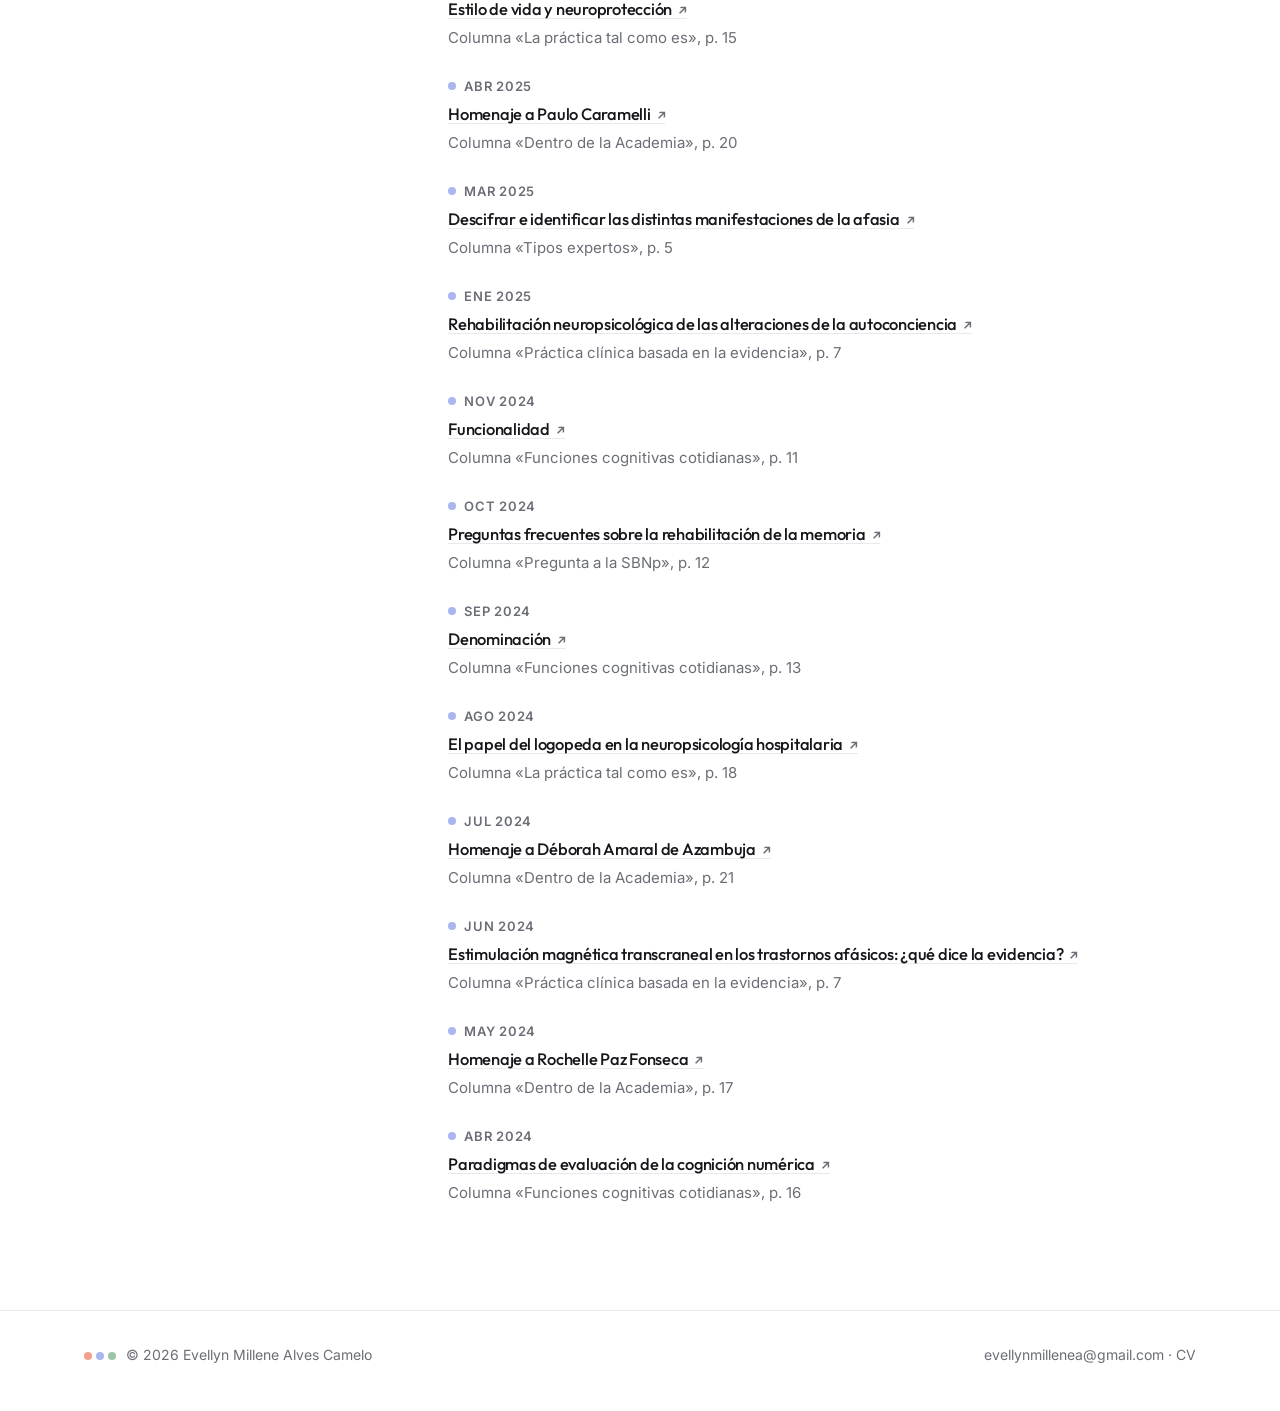
<file: es/experience.html>
<!doctype html>
<html lang="es">
<head>
<meta charset="utf-8">
<meta name="viewport" content="width=device-width, initial-scale=1">
<title>Experiencia · Evellyn Camelo</title>
<meta name="description" content="Experiencia clínica, docente, de mentoría y de escritura de Evellyn Camelo.">
<link rel="icon" href="data:image/svg+xml,%3Csvg xmlns='http://www.w3.org/2000/svg' viewBox='0 0 36 12'%3E%3Ccircle cx='6' cy='6' r='5' fill='%23f2a08a'/%3E%3Ccircle cx='18' cy='6' r='5' fill='%23a9b6f0'/%3E%3Ccircle cx='30' cy='6' r='5' fill='%239cc5a6'/%3E%3C/svg%3E">
<link rel="alternate" hreflang="en" href="../experience.html">
<link rel="alternate" hreflang="es" href="../es/experience.html">
<link rel="alternate" hreflang="pt-BR" href="../pt/experience.html">
<link rel="stylesheet" href="../style.css">
</head>
<body>

<header class="nav"><div class="wrap">
  <a class="brand" href="index.html"><span class="dots"><i></i><i></i><i></i></span><span class="full">Evellyn Camelo</span></a>
  <nav class="menu" aria-label="Principal"><a href="index.html">Inicio</a><a href="research.html">Investigación</a><a href="experience.html" aria-current="page">Experiencia</a><a href="life.html">Fuera del trabajo</a></nav>
  <div class="lang-switch" role="group" aria-label="Idioma"><a class="flag" href="../experience.html" hreflang="en" lang="en" title="English"><svg viewBox="0 0 60 30" preserveAspectRatio="xMidYMid slice" aria-hidden="true"><clipPath id="uk-s"><path d="M0,0v30h60V0z"/></clipPath><clipPath id="uk-t"><path d="M30,15h30v15zv15H0zH0V0zV0h30z"/></clipPath><g clip-path="url(#uk-s)"><path d="M0,0v30h60V0z" fill="#012169"/><path d="M0,0 60,30M60,0 0,30" stroke="#fff" stroke-width="6"/><path d="M0,0 60,30M60,0 0,30" clip-path="url(#uk-t)" stroke="#c8102e" stroke-width="4"/><path d="M30,0v30M0,15h60" stroke="#fff" stroke-width="10"/><path d="M30,0v30M0,15h60" stroke="#c8102e" stroke-width="6"/></g></svg><span class="sr">English</span></a><span class="flag" aria-current="true" title="Español"><svg viewBox="0 0 30 20" aria-hidden="true"><rect width="30" height="20" fill="#aa151b"/><rect y="5" width="30" height="10" fill="#f1bf00"/></svg><span class="sr">Español</span></span><a class="flag" href="../pt/experience.html" hreflang="pt-BR" lang="pt-BR" title="Português"><svg viewBox="0 0 30 20" aria-hidden="true"><rect width="30" height="20" fill="#009c3b"/><path d="M15 2.5 27.5 10 15 17.5 2.5 10z" fill="#ffdf00"/><circle cx="15" cy="10" r="4.4" fill="#002776"/><path d="M10.7 9.1c2.9-.6 6.1-.1 8.6 1.5" stroke="#fff" stroke-width=".8" fill="none"/></svg><span class="sr">Português</span></a></div>
</div></header>

<main>
<div class="wrap page-head reveal">
  <h1>Experiencia</h1>
  <p>Mi trabajo en práctica clínica, docencia, mentoría, liderazgo y escritura científica. Abre cualquier tarjeta para saber más sobre lo que hice en cada función.</p>
</div>
<section class="row exp"><div class="wrap"><h2>Práctica clínica</h2><div class="reveal"><div class="gallery-grid" data-gallery="experience" data-group="Clinical Practice"></div></div></div></section>
<section class="row exp split"><div class="wrap"><h2>Docencia</h2><div class="reveal"><div class="subrow"><div class="sub-left"><h3 class="sub-t">Profesora y docente</h3></div><div class="sub-right"><div class="gallery-grid" data-gallery="experience" data-group="Faculty and Lecturer"></div></div></div><div class="subrow"><div class="sub-left"><h3 class="sub-t">Profesora asistente</h3><p class="sub-note">Apoyé al profesor en clase, preparé actividades y acompañé a los estudiantes en los contenidos de la asignatura, resolviendo sus dudas por el camino.</p></div><div class="sub-right"><div class="list-block" id="ta-list"></div></div></div></div></div></section>
<section class="row exp split"><div class="wrap"><h2>Mentoría<small>Estudiantes a quienes acompañé en su investigación, desde las tesis hasta sus primeras comunicaciones y pósteres en congresos.</small></h2><div class="reveal"><div class="subrow"><div class="sub-left"><h3 class="sub-t">Tesis de máster</h3></div><div class="sub-right"><div class="list-block" data-mentees="Master's Thesis Mentoring"></div></div></div><div class="subrow"><div class="sub-left"><h3 class="sub-t">Trabajo de fin de grado</h3></div><div class="sub-right"><div class="list-block" data-mentees="Undergraduate Thesis Mentoring"></div></div></div><div class="subrow"><div class="sub-left"><h3 class="sub-t">Comunicaciones y pósteres en congresos</h3></div><div class="sub-right"><div class="list-block" id="poster-list"></div></div></div></div></div></section>
<section class="row exp" id="leadership"><div class="wrap"><h2>Actividades de liderazgo</h2><div class="reveal"><div class="lead-grid" id="leadership-list"></div></div></div></section>
<section class="row exp split"><div class="wrap"><h2>Escritura</h2><div class="reveal"><div class="subrow"><div class="sub-left"><h3 class="sub-t">Redacción médica</h3></div><div class="sub-right"><div class="lead-grid" id="mw-block"></div></div></div><div class="subrow"><div class="sub-left"><h3 class="sub-t">Artículos en boletines</h3><p class="sub-note">Columnas basadas en la evidencia sobre neurociencia cognitiva y neuropsicología para SBNp News, el boletín oficial de la Sociedad Brasileña de Neuropsicología, escritas para profesionales y estudiantes de la salud. Todos los textos están en portugués.</p></div><div class="sub-right"><div class="list-block nl-list" id="newsletter-list"></div></div></div></div></div></section>
</main>

<footer><div class="wrap">
  <span><span class="dots" style="margin-right:10px"><i></i><i></i><i></i></span>© 2026 Evellyn Millene Alves Camelo</span>
  <span><a href="mailto:evellynmillenea@gmail.com">evellynmillenea@gmail.com</a> · <a href="https://drive.google.com/file/d/1NlTxBmFnrvFlJdRh1cGKcHb9bQtn8EIs/view?usp=sharing" target="_blank" rel="noopener">CV</a></span>
</div></footer>
<script src="../data.es.js"></script>
<script src="../main.js"></script>
</body>
</html>
</file>
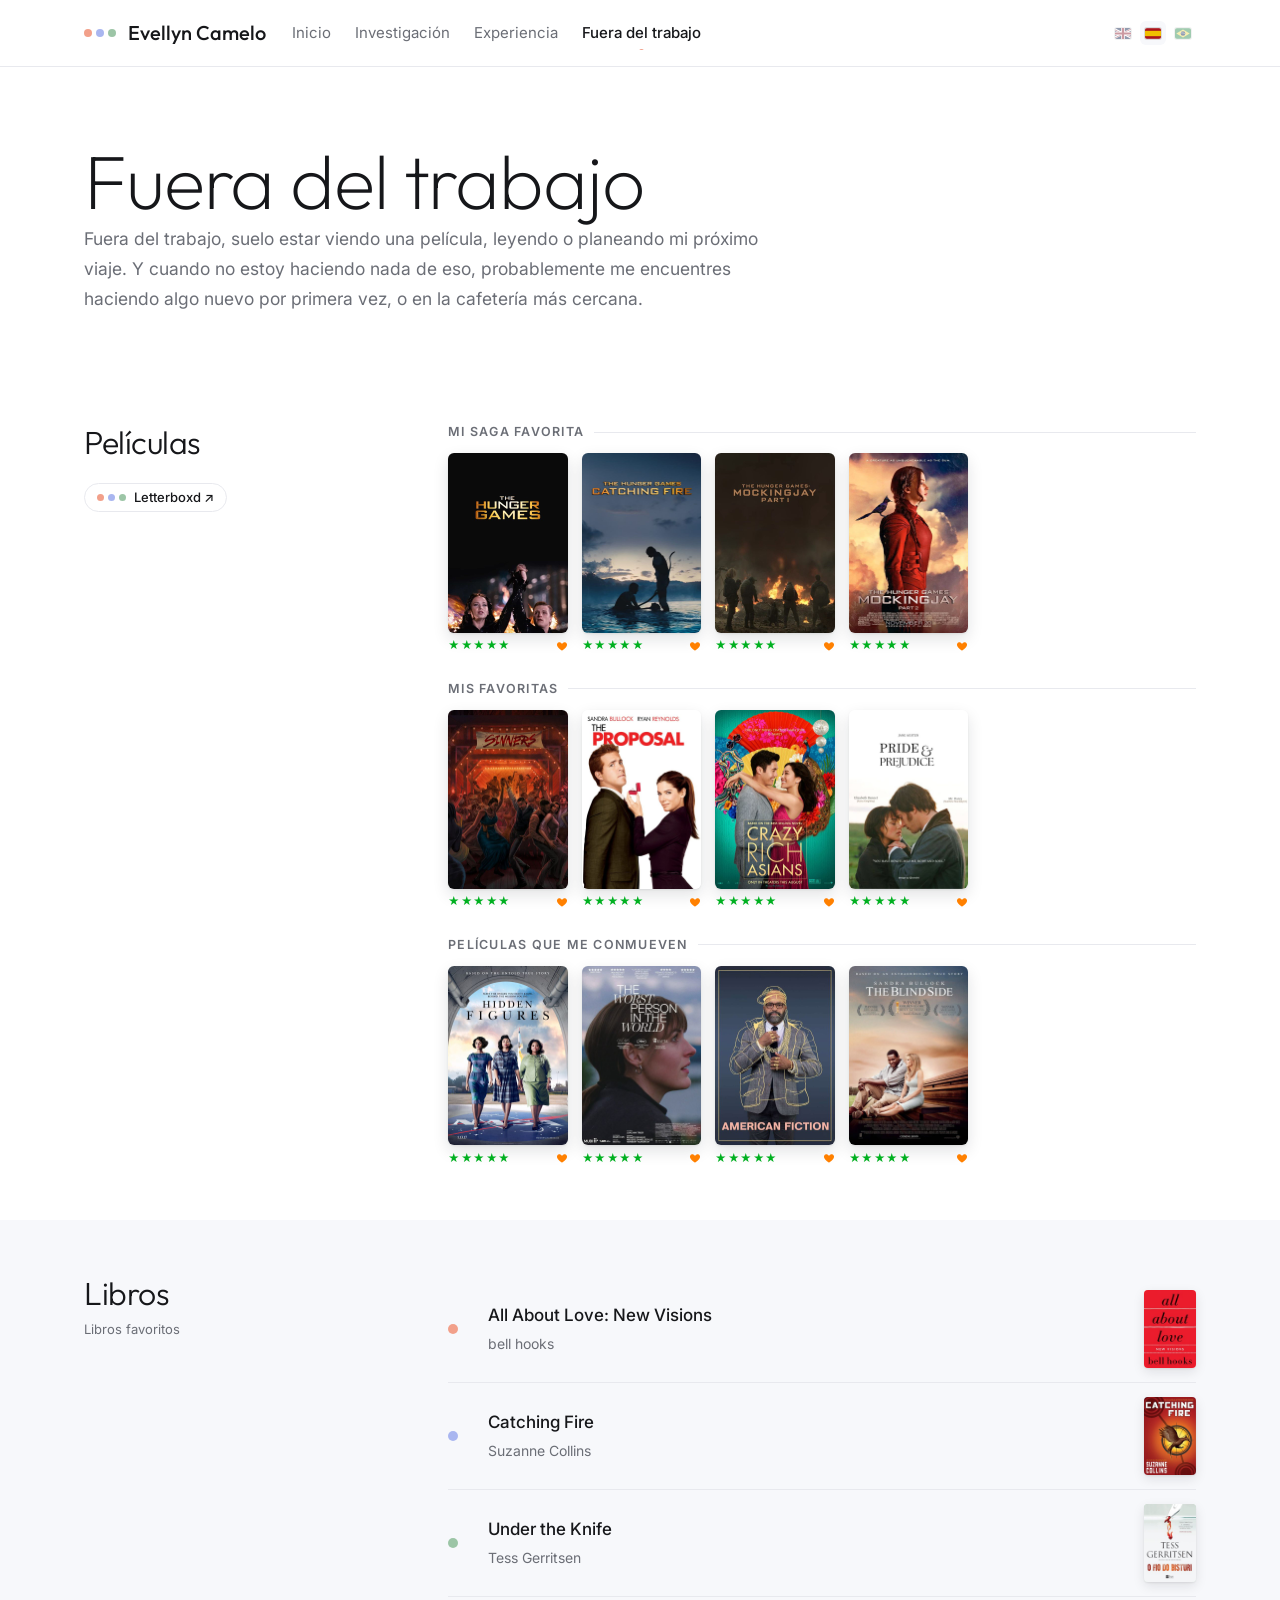
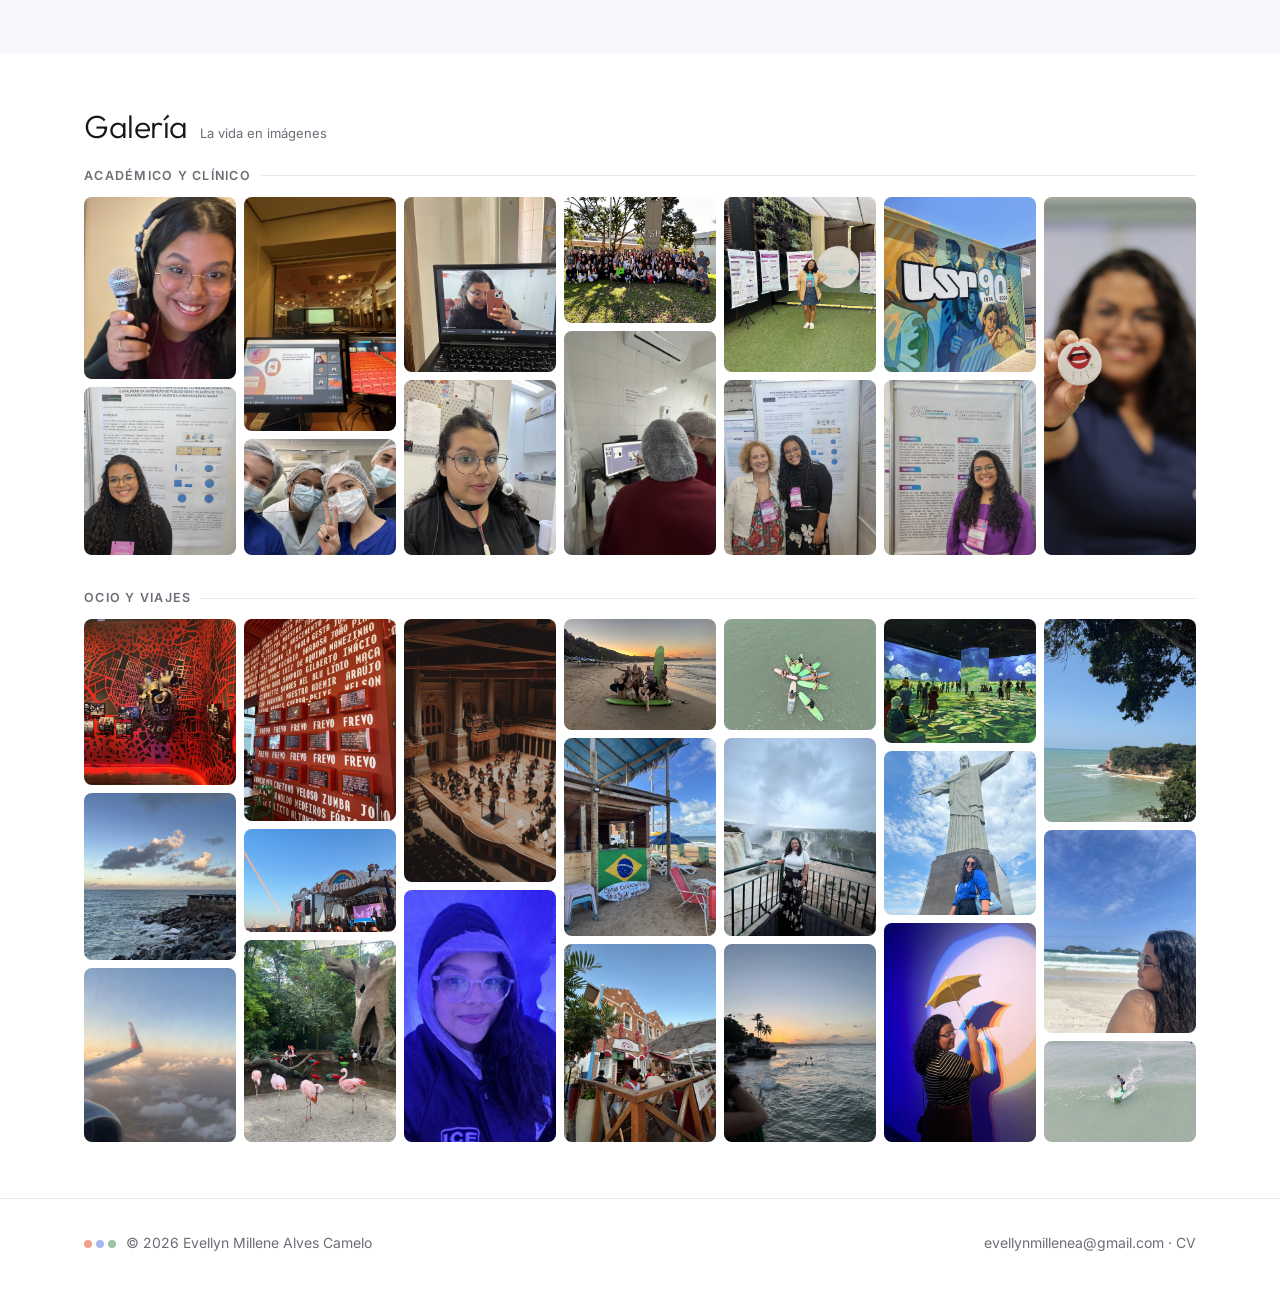
<file: es/life.html>
<!doctype html>
<html lang="es">
<head>
<meta charset="utf-8">
<meta name="viewport" content="width=device-width, initial-scale=1">
<title>Fuera del trabajo · Evellyn Camelo</title>
<meta name="description" content="Películas, libros y viajes: Evellyn Camelo fuera del trabajo.">
<link rel="icon" href="data:image/svg+xml,%3Csvg xmlns='http://www.w3.org/2000/svg' viewBox='0 0 36 12'%3E%3Ccircle cx='6' cy='6' r='5' fill='%23f2a08a'/%3E%3Ccircle cx='18' cy='6' r='5' fill='%23a9b6f0'/%3E%3Ccircle cx='30' cy='6' r='5' fill='%239cc5a6'/%3E%3C/svg%3E">
<link rel="alternate" hreflang="en" href="../life.html">
<link rel="alternate" hreflang="es" href="../es/life.html">
<link rel="alternate" hreflang="pt-BR" href="../pt/life.html">
<link rel="stylesheet" href="../style.css">
</head>
<body>

<header class="nav"><div class="wrap">
  <a class="brand" href="index.html"><span class="dots"><i></i><i></i><i></i></span><span class="full">Evellyn Camelo</span></a>
  <nav class="menu" aria-label="Principal"><a href="index.html">Inicio</a><a href="research.html">Investigación</a><a href="experience.html">Experiencia</a><a href="life.html" aria-current="page">Fuera del trabajo</a></nav>
  <div class="lang-switch" role="group" aria-label="Idioma"><a class="flag" href="../life.html" hreflang="en" lang="en" title="English"><svg viewBox="0 0 60 30" preserveAspectRatio="xMidYMid slice" aria-hidden="true"><clipPath id="uk-s"><path d="M0,0v30h60V0z"/></clipPath><clipPath id="uk-t"><path d="M30,15h30v15zv15H0zH0V0zV0h30z"/></clipPath><g clip-path="url(#uk-s)"><path d="M0,0v30h60V0z" fill="#012169"/><path d="M0,0 60,30M60,0 0,30" stroke="#fff" stroke-width="6"/><path d="M0,0 60,30M60,0 0,30" clip-path="url(#uk-t)" stroke="#c8102e" stroke-width="4"/><path d="M30,0v30M0,15h60" stroke="#fff" stroke-width="10"/><path d="M30,0v30M0,15h60" stroke="#c8102e" stroke-width="6"/></g></svg><span class="sr">English</span></a><span class="flag" aria-current="true" title="Español"><svg viewBox="0 0 30 20" aria-hidden="true"><rect width="30" height="20" fill="#aa151b"/><rect y="5" width="30" height="10" fill="#f1bf00"/></svg><span class="sr">Español</span></span><a class="flag" href="../pt/life.html" hreflang="pt-BR" lang="pt-BR" title="Português"><svg viewBox="0 0 30 20" aria-hidden="true"><rect width="30" height="20" fill="#009c3b"/><path d="M15 2.5 27.5 10 15 17.5 2.5 10z" fill="#ffdf00"/><circle cx="15" cy="10" r="4.4" fill="#002776"/><path d="M10.7 9.1c2.9-.6 6.1-.1 8.6 1.5" stroke="#fff" stroke-width=".8" fill="none"/></svg><span class="sr">Português</span></a></div>
</div></header>

<main>
<div class="wrap page-head reveal">
  <h1>Fuera del trabajo</h1>
  <div class="about-me">
    <p>Fuera del trabajo, suelo estar viendo una película, leyendo o planeando mi próximo viaje. Y cuando no estoy haciendo nada de eso, probablemente me encuentres haciendo algo nuevo por primera vez, o en la cafetería más cercana.</p>
  </div>
</div>
<section class="row"><div class="wrap"><h2>Películas<small><a class="lb" href="https://boxd.it/8vzyn" target="_blank" rel="noopener"><span class="dots"><i></i><i></i><i></i></span>Letterboxd ↗</a></small></h2><div class="reveal films-wrap"><div class="film-row"><h3 class="sub-h">Mi saga favorita</h3><div class="films"><figure class="film" title="The Hunger Games · Gary Ross, 2012"><img src="../images/films/the-hunger-games.jpg" alt="Póster de The Hunger Games, dirigida por Gary Ross, 2012" loading="lazy"><figcaption aria-label="Valorada con 5 estrellas, me gusta"><span class="stars">★★★★★</span><span class="heart"><svg viewBox="0 0 24 24" aria-hidden="true"><path d="M12 21s-7.5-4.6-9.6-9.2C.9 8.4 2.9 4.5 6.6 4.5c2.2 0 3.6 1.2 5.4 3.2 1.8-2 3.2-3.2 5.4-3.2 3.7 0 5.7 3.9 4.2 7.3C19.5 16.4 12 21 12 21z"/></svg></span></figcaption></figure><figure class="film" title="Catching Fire · Francis Lawrence, 2013"><img src="../images/films/catching-fire.jpg" alt="Póster de Catching Fire, dirigida por Francis Lawrence, 2013" loading="lazy"><figcaption aria-label="Valorada con 5 estrellas, me gusta"><span class="stars">★★★★★</span><span class="heart"><svg viewBox="0 0 24 24" aria-hidden="true"><path d="M12 21s-7.5-4.6-9.6-9.2C.9 8.4 2.9 4.5 6.6 4.5c2.2 0 3.6 1.2 5.4 3.2 1.8-2 3.2-3.2 5.4-3.2 3.7 0 5.7 3.9 4.2 7.3C19.5 16.4 12 21 12 21z"/></svg></span></figcaption></figure><figure class="film" title="Mockingjay – Part 1 · Francis Lawrence, 2014"><img src="../images/films/mockingjay-part-1.jpg" alt="Póster de Mockingjay – Part 1, dirigida por Francis Lawrence, 2014" loading="lazy"><figcaption aria-label="Valorada con 5 estrellas, me gusta"><span class="stars">★★★★★</span><span class="heart"><svg viewBox="0 0 24 24" aria-hidden="true"><path d="M12 21s-7.5-4.6-9.6-9.2C.9 8.4 2.9 4.5 6.6 4.5c2.2 0 3.6 1.2 5.4 3.2 1.8-2 3.2-3.2 5.4-3.2 3.7 0 5.7 3.9 4.2 7.3C19.5 16.4 12 21 12 21z"/></svg></span></figcaption></figure><figure class="film" title="Mockingjay – Part 2 · Francis Lawrence, 2015"><img src="../images/films/mockingjay-part-2.jpg" alt="Póster de Mockingjay – Part 2, dirigida por Francis Lawrence, 2015" loading="lazy"><figcaption aria-label="Valorada con 5 estrellas, me gusta"><span class="stars">★★★★★</span><span class="heart"><svg viewBox="0 0 24 24" aria-hidden="true"><path d="M12 21s-7.5-4.6-9.6-9.2C.9 8.4 2.9 4.5 6.6 4.5c2.2 0 3.6 1.2 5.4 3.2 1.8-2 3.2-3.2 5.4-3.2 3.7 0 5.7 3.9 4.2 7.3C19.5 16.4 12 21 12 21z"/></svg></span></figcaption></figure></div></div><div class="film-row"><h3 class="sub-h">Mis favoritas</h3><div class="films"><figure class="film" title="Sinners · Ryan Coogler, 2025"><img src="../images/films/sinners.jpg" alt="Póster de Sinners, dirigida por Ryan Coogler, 2025" loading="lazy"><figcaption aria-label="Valorada con 5 estrellas, me gusta"><span class="stars">★★★★★</span><span class="heart"><svg viewBox="0 0 24 24" aria-hidden="true"><path d="M12 21s-7.5-4.6-9.6-9.2C.9 8.4 2.9 4.5 6.6 4.5c2.2 0 3.6 1.2 5.4 3.2 1.8-2 3.2-3.2 5.4-3.2 3.7 0 5.7 3.9 4.2 7.3C19.5 16.4 12 21 12 21z"/></svg></span></figcaption></figure><figure class="film" title="The Proposal · Anne Fletcher, 2009"><img src="../images/films/the-proposal.jpg" alt="Póster de The Proposal, dirigida por Anne Fletcher, 2009" loading="lazy"><figcaption aria-label="Valorada con 5 estrellas, me gusta"><span class="stars">★★★★★</span><span class="heart"><svg viewBox="0 0 24 24" aria-hidden="true"><path d="M12 21s-7.5-4.6-9.6-9.2C.9 8.4 2.9 4.5 6.6 4.5c2.2 0 3.6 1.2 5.4 3.2 1.8-2 3.2-3.2 5.4-3.2 3.7 0 5.7 3.9 4.2 7.3C19.5 16.4 12 21 12 21z"/></svg></span></figcaption></figure><figure class="film" title="Crazy Rich Asians · Jon M. Chu, 2018"><img src="../images/films/crazy-rich-asians.jpg" alt="Póster de Crazy Rich Asians, dirigida por Jon M. Chu, 2018" loading="lazy"><figcaption aria-label="Valorada con 5 estrellas, me gusta"><span class="stars">★★★★★</span><span class="heart"><svg viewBox="0 0 24 24" aria-hidden="true"><path d="M12 21s-7.5-4.6-9.6-9.2C.9 8.4 2.9 4.5 6.6 4.5c2.2 0 3.6 1.2 5.4 3.2 1.8-2 3.2-3.2 5.4-3.2 3.7 0 5.7 3.9 4.2 7.3C19.5 16.4 12 21 12 21z"/></svg></span></figcaption></figure><figure class="film" title="Pride & Prejudice · Joe Wright, 2005"><img src="../images/films/pride-and-prejudice.jpg" alt="Póster de Pride & Prejudice, dirigida por Joe Wright, 2005" loading="lazy"><figcaption aria-label="Valorada con 5 estrellas, me gusta"><span class="stars">★★★★★</span><span class="heart"><svg viewBox="0 0 24 24" aria-hidden="true"><path d="M12 21s-7.5-4.6-9.6-9.2C.9 8.4 2.9 4.5 6.6 4.5c2.2 0 3.6 1.2 5.4 3.2 1.8-2 3.2-3.2 5.4-3.2 3.7 0 5.7 3.9 4.2 7.3C19.5 16.4 12 21 12 21z"/></svg></span></figcaption></figure></div></div><div class="film-row"><h3 class="sub-h">Películas que me conmueven</h3><div class="films"><figure class="film" title="Hidden Figures · Theodore Melfi, 2016"><img src="../images/films/hidden-figures.jpg" alt="Póster de Hidden Figures, dirigida por Theodore Melfi, 2016" loading="lazy"><figcaption aria-label="Valorada con 5 estrellas, me gusta"><span class="stars">★★★★★</span><span class="heart"><svg viewBox="0 0 24 24" aria-hidden="true"><path d="M12 21s-7.5-4.6-9.6-9.2C.9 8.4 2.9 4.5 6.6 4.5c2.2 0 3.6 1.2 5.4 3.2 1.8-2 3.2-3.2 5.4-3.2 3.7 0 5.7 3.9 4.2 7.3C19.5 16.4 12 21 12 21z"/></svg></span></figcaption></figure><figure class="film" title="The Worst Person in the World · Joachim Trier, 2021"><img src="../images/films/the-worst-person-in-the-world.jpg" alt="Póster de The Worst Person in the World, dirigida por Joachim Trier, 2021" loading="lazy"><figcaption aria-label="Valorada con 5 estrellas, me gusta"><span class="stars">★★★★★</span><span class="heart"><svg viewBox="0 0 24 24" aria-hidden="true"><path d="M12 21s-7.5-4.6-9.6-9.2C.9 8.4 2.9 4.5 6.6 4.5c2.2 0 3.6 1.2 5.4 3.2 1.8-2 3.2-3.2 5.4-3.2 3.7 0 5.7 3.9 4.2 7.3C19.5 16.4 12 21 12 21z"/></svg></span></figcaption></figure><figure class="film" title="American Fiction · Cord Jefferson, 2023"><img src="../images/films/american-fiction.jpg" alt="Póster de American Fiction, dirigida por Cord Jefferson, 2023" loading="lazy"><figcaption aria-label="Valorada con 5 estrellas, me gusta"><span class="stars">★★★★★</span><span class="heart"><svg viewBox="0 0 24 24" aria-hidden="true"><path d="M12 21s-7.5-4.6-9.6-9.2C.9 8.4 2.9 4.5 6.6 4.5c2.2 0 3.6 1.2 5.4 3.2 1.8-2 3.2-3.2 5.4-3.2 3.7 0 5.7 3.9 4.2 7.3C19.5 16.4 12 21 12 21z"/></svg></span></figcaption></figure><figure class="film" title="The Blind Side · John Lee Hancock, 2009"><img src="../images/films/the-blind-side.jpg" alt="Póster de The Blind Side, dirigida por John Lee Hancock, 2009" loading="lazy"><figcaption aria-label="Valorada con 5 estrellas, me gusta"><span class="stars">★★★★★</span><span class="heart"><svg viewBox="0 0 24 24" aria-hidden="true"><path d="M12 21s-7.5-4.6-9.6-9.2C.9 8.4 2.9 4.5 6.6 4.5c2.2 0 3.6 1.2 5.4 3.2 1.8-2 3.2-3.2 5.4-3.2 3.7 0 5.7 3.9 4.2 7.3C19.5 16.4 12 21 12 21z"/></svg></span></figcaption></figure></div></div></div></div></section>
<section class="row"><div class="wrap"><h2>Libros<small>Libros favoritos</small></h2><ul class="books reveal"><li style="--c:var(--salmon)"><div><b>All About Love: New Visions</b><br><span>bell hooks</span></div><span class="cover"><img src="../images/books/all-about-love-new-visions.jpg" alt="Portada de All About Love: New Visions" loading="lazy" onerror="this.remove()"></span></li><li style="--c:var(--peri)"><div><b>Catching Fire</b><br><span>Suzanne Collins</span></div><span class="cover"><img src="../images/books/catching-fire.jpg" alt="Portada de Catching Fire" loading="lazy" onerror="this.remove()"></span></li><li style="--c:var(--sage)"><div><b>Under the Knife</b><br><span>Tess Gerritsen</span></div><span class="cover"><img src="../images/books/under-the-knife.jpg" alt="Portada de Under the Knife" loading="lazy" onerror="this.remove()"></span></li></ul></div></section>
<section class="row stack"><div class="wrap"><h2>Galería<small>La vida en imágenes</small></h2><div class="reveal gal-secs"><div class="gal-sec"><h3 class="sub-h">Académico y clínico</h3><div class="mosaic life-mosaic" data-mosaic data-colw="150" data-gap="8" data-mincols="2" data-maxcols="8"><figure><img src="../images/gallery/work-01.jpg" alt="" width="676" height="1200" loading="lazy" data-w="676" data-h="1200"></figure><figure><img src="../images/gallery/work-02.jpg" alt="" width="900" height="1200" loading="lazy" data-w="900" data-h="1200"></figure><figure><img src="../images/gallery/work-03.jpg" alt="" width="900" height="1200" loading="lazy" data-w="900" data-h="1200"></figure><figure><img src="../images/gallery/work-04.jpg" alt="" width="1200" height="900" loading="lazy" data-w="1200" data-h="900"></figure><figure><img src="../images/gallery/work-05.jpg" alt="" width="900" height="1200" loading="lazy" data-w="900" data-h="1200"></figure><figure><img src="../images/gallery/work-06.jpg" alt="" width="900" height="1200" loading="lazy" data-w="900" data-h="1200"></figure><figure><img src="../images/gallery/work-07.jpg" alt="" width="799" height="1200" loading="lazy" data-w="799" data-h="1200"></figure><figure><img src="../images/gallery/work-08.jpg" alt="" width="900" height="1200" loading="lazy" data-w="900" data-h="1200"></figure><figure><img src="../images/gallery/work-09.jpg" alt="" width="1200" height="675" loading="lazy" data-w="1200" data-h="675"></figure><figure><img src="../images/gallery/work-10.jpg" alt="" width="900" height="1200" loading="lazy" data-w="900" data-h="1200"></figure><figure><img src="../images/gallery/work-11.jpg" alt="" width="898" height="1200" loading="lazy" data-w="898" data-h="1200"></figure><figure><img src="../images/gallery/work-12.jpg" alt="" width="898" height="1200" loading="lazy" data-w="898" data-h="1200"></figure><figure><img src="../images/gallery/work-13.jpg" alt="" width="925" height="1200" loading="lazy" data-w="925" data-h="1200"></figure></div></div><div class="gal-sec"><h3 class="sub-h">Ocio y viajes</h3><div class="mosaic life-mosaic" data-mosaic data-colw="150" data-gap="8" data-mincols="2" data-maxcols="8"><figure><img src="../images/gallery/fun-01.jpg" alt="" width="900" height="1200" loading="lazy" data-w="900" data-h="1200"></figure><figure><img src="../images/gallery/fun-02.jpg" alt="" width="900" height="1200" loading="lazy" data-w="900" data-h="1200"></figure><figure><img src="../images/gallery/fun-03.jpg" alt="" width="861" height="1200" loading="lazy" data-w="861" data-h="1200"></figure><figure><img src="../images/gallery/fun-04.jpg" alt="" width="1200" height="900" loading="lazy" data-w="1200" data-h="900"></figure><figure><img src="../images/gallery/fun-05.jpg" alt="" width="1200" height="900" loading="lazy" data-w="1200" data-h="900"></figure><figure><img src="../images/gallery/fun-06.jpg" alt="" width="1200" height="901" loading="lazy" data-w="1200" data-h="901"></figure><figure><img src="../images/gallery/fun-07.jpg" alt="" width="900" height="1200" loading="lazy" data-w="900" data-h="1200"></figure><figure><img src="../images/gallery/fun-08.jpg" alt="" width="900" height="1200" loading="lazy" data-w="900" data-h="1200"></figure><figure><img src="../images/gallery/fun-09.jpg" alt="" width="900" height="1200" loading="lazy" data-w="900" data-h="1200"></figure><figure><img src="../images/gallery/fun-10.jpg" alt="" width="1080" height="1080" loading="lazy" data-w="1080" data-h="1080"></figure><figure><img src="../images/gallery/fun-11.jpg" alt="" width="900" height="1200" loading="lazy" data-w="900" data-h="1200"></figure><figure><img src="../images/gallery/fun-12.jpg" alt="" width="1024" height="703" loading="lazy" data-w="1024" data-h="703"></figure><figure><img src="../images/gallery/fun-13.jpg" alt="" width="900" height="1200" loading="lazy" data-w="900" data-h="1200"></figure><figure><img src="../images/gallery/fun-14.jpg" alt="" width="900" height="1200" loading="lazy" data-w="900" data-h="1200"></figure><figure><img src="../images/gallery/fun-15.jpg" alt="" width="900" height="1200" loading="lazy" data-w="900" data-h="1200"></figure><figure><img src="../images/gallery/fun-16.jpg" alt="" width="900" height="1200" loading="lazy" data-w="900" data-h="1200"></figure><figure><img src="../images/gallery/fun-17.jpg" alt="" width="900" height="1200" loading="lazy" data-w="900" data-h="1200"></figure><figure><img src="../images/gallery/fun-18.jpg" alt="" width="900" height="1200" loading="lazy" data-w="900" data-h="1200"></figure><figure><img src="../images/gallery/fun-19.jpg" alt="" width="675" height="1200" loading="lazy" data-w="675" data-h="1200"></figure><figure><img src="../images/gallery/fun-20.jpg" alt="" width="1200" height="670" loading="lazy" data-w="1200" data-h="670"></figure></div></div></div></div></section>
</main>

<footer><div class="wrap">
  <span><span class="dots" style="margin-right:10px"><i></i><i></i><i></i></span>© 2026 Evellyn Millene Alves Camelo</span>
  <span><a href="mailto:evellynmillenea@gmail.com">evellynmillenea@gmail.com</a> · <a href="https://drive.google.com/file/d/1NlTxBmFnrvFlJdRh1cGKcHb9bQtn8EIs/view?usp=sharing" target="_blank" rel="noopener">CV</a></span>
</div></footer>

<script src="../main.js"></script>
</body>
</html>
</file>
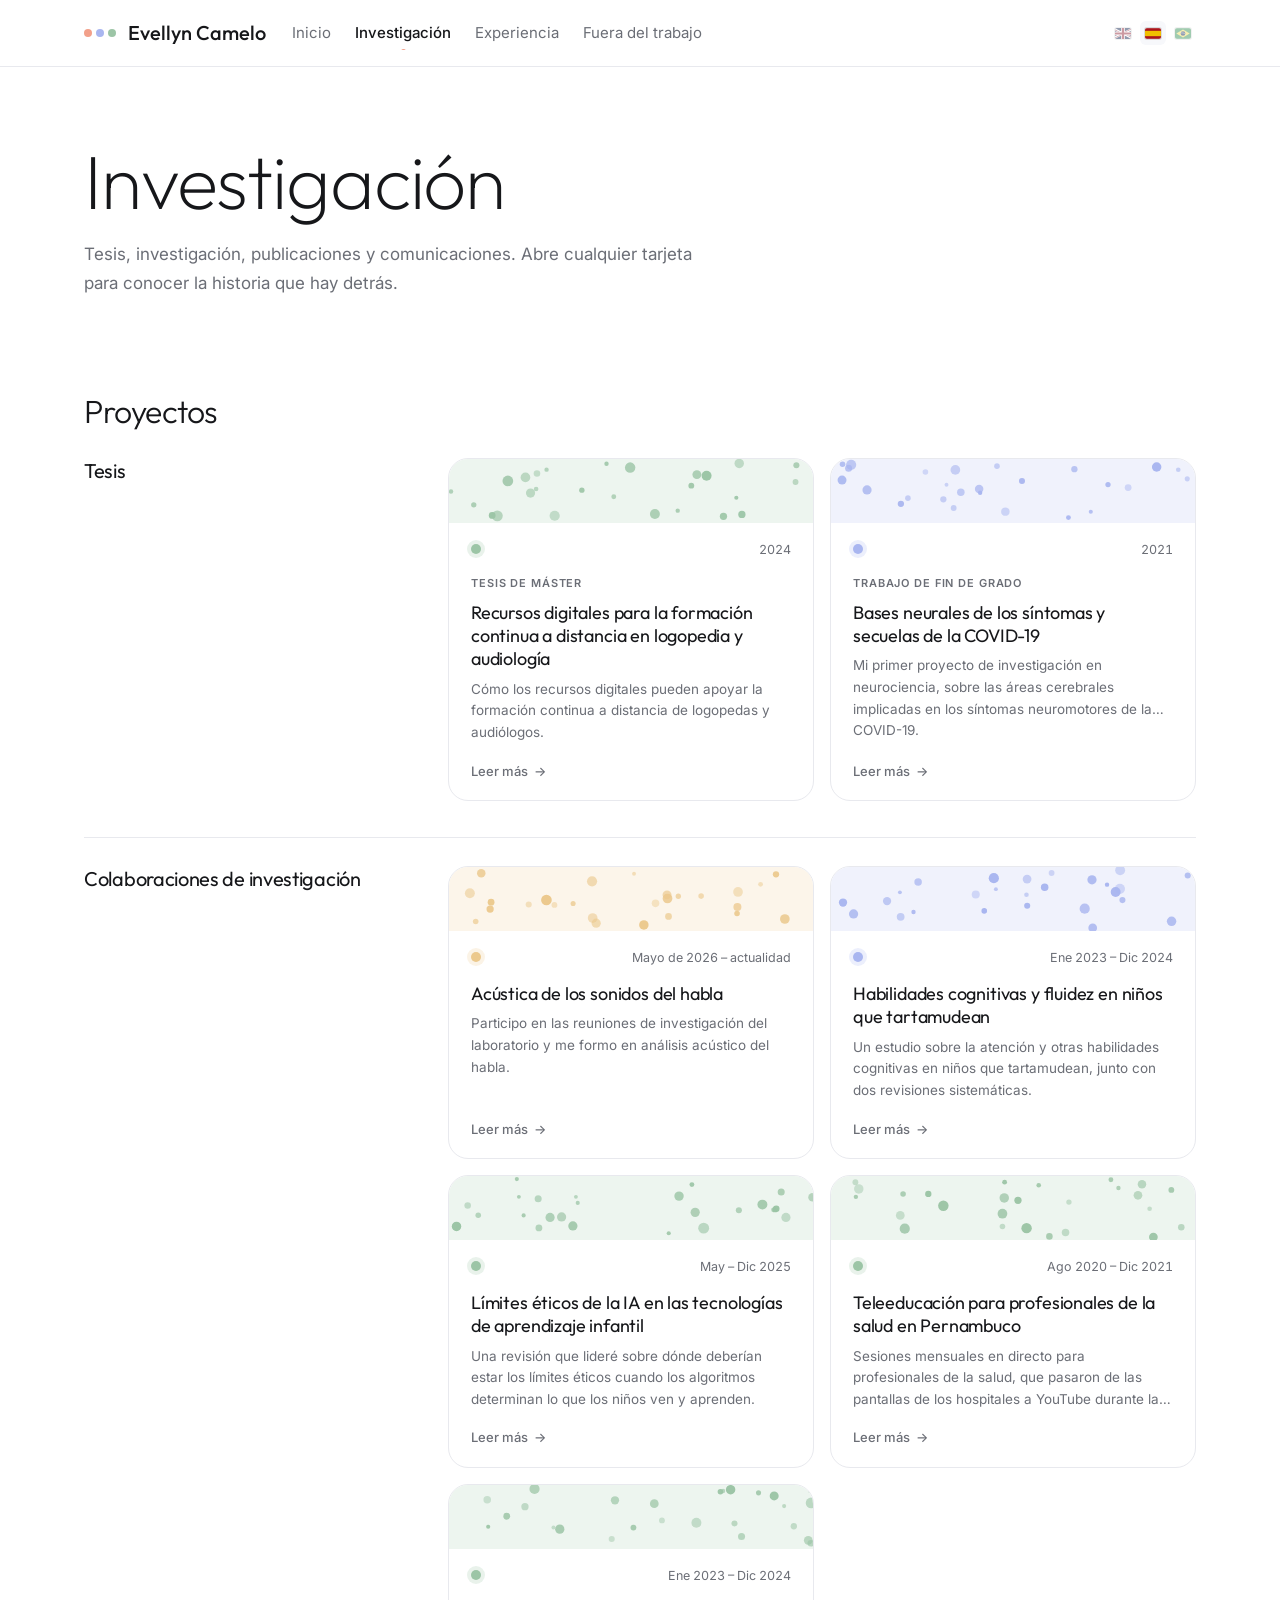
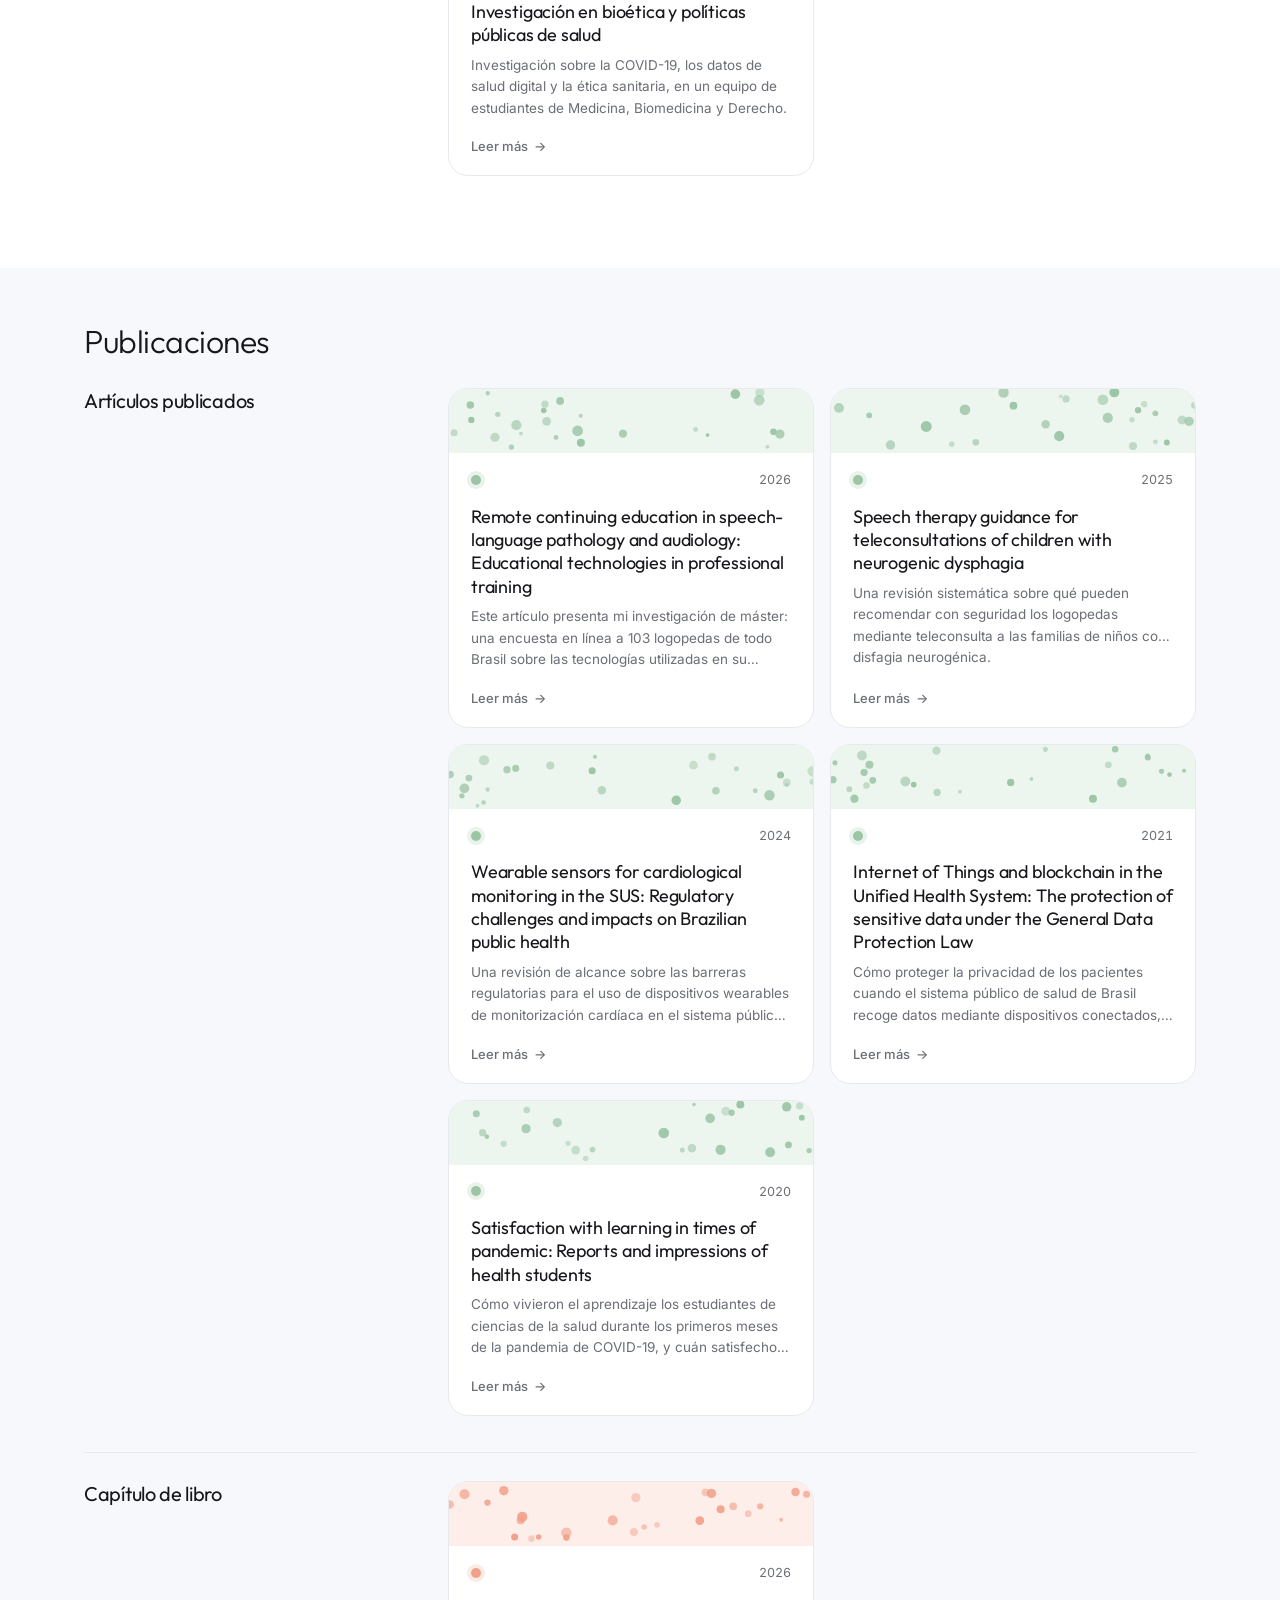
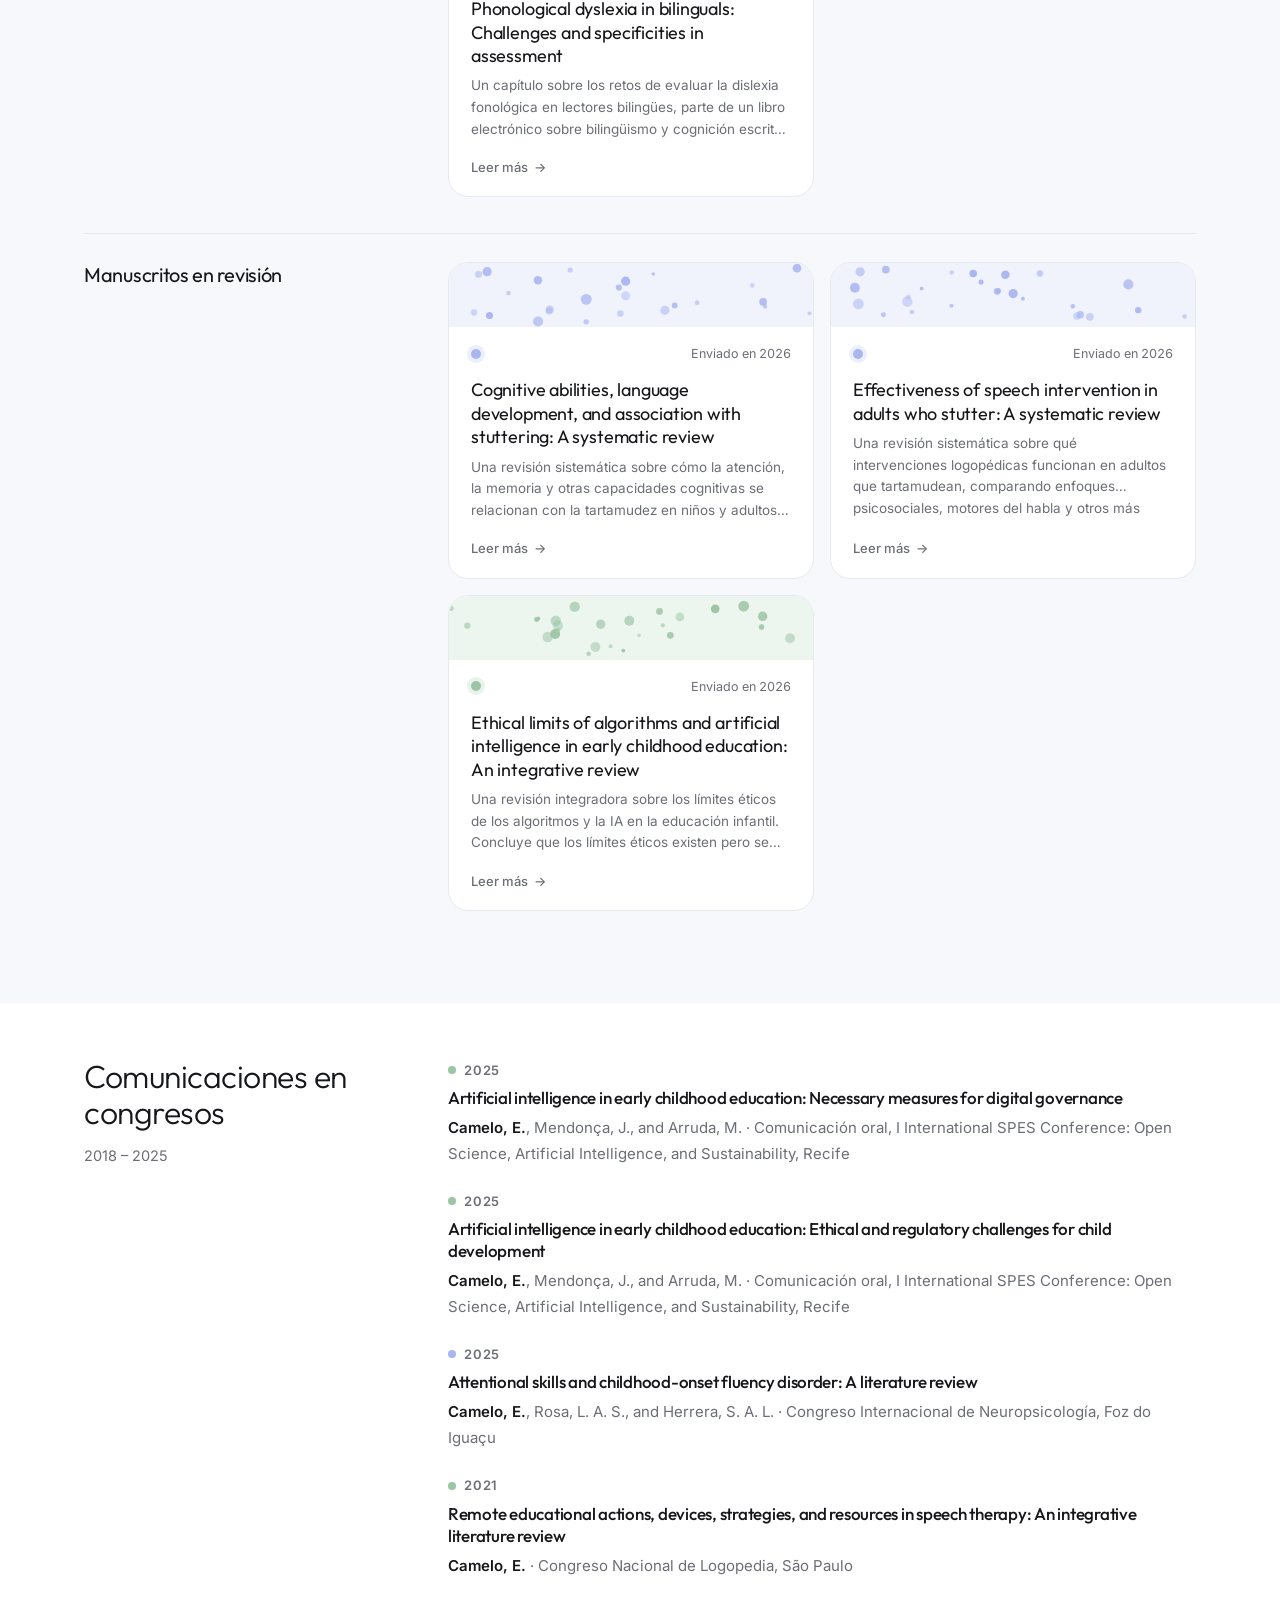
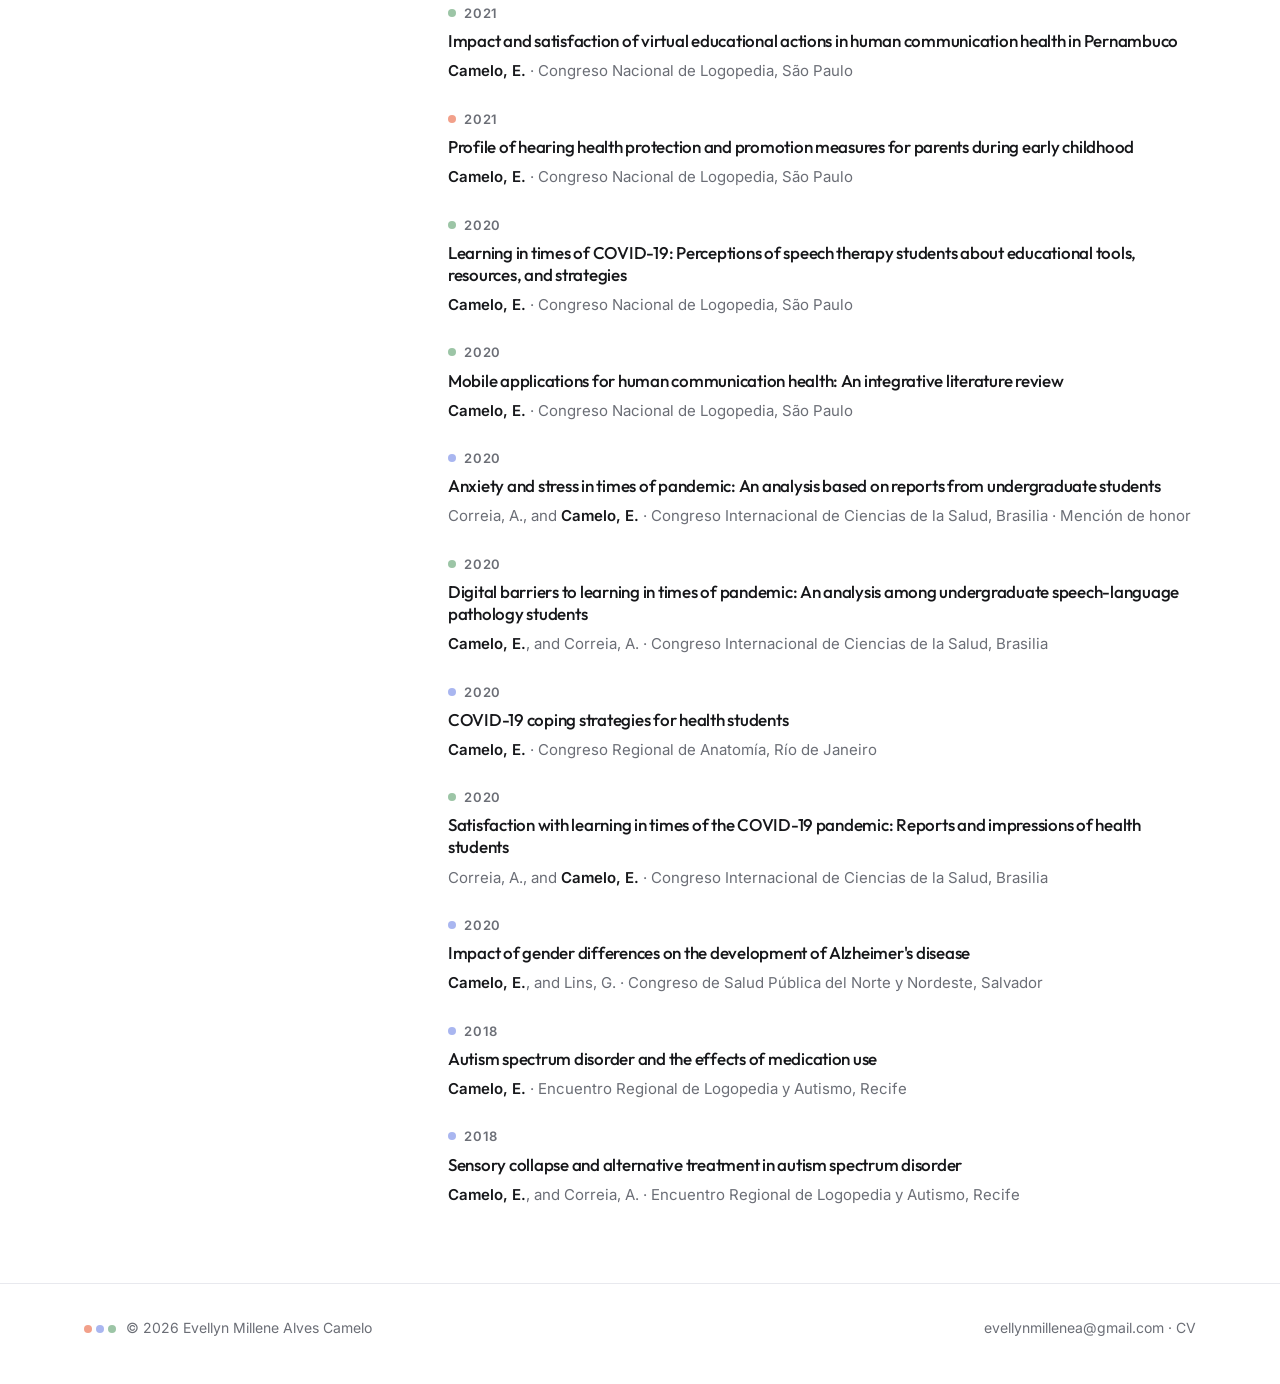
<file: es/research.html>
<!doctype html>
<html lang="es">
<head>
<meta charset="utf-8">
<meta name="viewport" content="width=device-width, initial-scale=1">
<title>Investigación · Evellyn Camelo</title>
<meta name="description" content="Proyectos de investigación, publicaciones y comunicaciones en congresos de Evellyn Camelo.">
<link rel="icon" href="data:image/svg+xml,%3Csvg xmlns='http://www.w3.org/2000/svg' viewBox='0 0 36 12'%3E%3Ccircle cx='6' cy='6' r='5' fill='%23f2a08a'/%3E%3Ccircle cx='18' cy='6' r='5' fill='%23a9b6f0'/%3E%3Ccircle cx='30' cy='6' r='5' fill='%239cc5a6'/%3E%3C/svg%3E">
<link rel="alternate" hreflang="en" href="../research.html">
<link rel="alternate" hreflang="es" href="../es/research.html">
<link rel="alternate" hreflang="pt-BR" href="../pt/research.html">
<link rel="stylesheet" href="../style.css">
</head>
<body>

<header class="nav"><div class="wrap">
  <a class="brand" href="index.html"><span class="dots"><i></i><i></i><i></i></span><span class="full">Evellyn Camelo</span></a>
  <nav class="menu" aria-label="Principal"><a href="index.html">Inicio</a><a href="research.html" aria-current="page">Investigación</a><a href="experience.html">Experiencia</a><a href="life.html">Fuera del trabajo</a></nav>
  <div class="lang-switch" role="group" aria-label="Idioma"><a class="flag" href="../research.html" hreflang="en" lang="en" title="English"><svg viewBox="0 0 60 30" preserveAspectRatio="xMidYMid slice" aria-hidden="true"><clipPath id="uk-s"><path d="M0,0v30h60V0z"/></clipPath><clipPath id="uk-t"><path d="M30,15h30v15zv15H0zH0V0zV0h30z"/></clipPath><g clip-path="url(#uk-s)"><path d="M0,0v30h60V0z" fill="#012169"/><path d="M0,0 60,30M60,0 0,30" stroke="#fff" stroke-width="6"/><path d="M0,0 60,30M60,0 0,30" clip-path="url(#uk-t)" stroke="#c8102e" stroke-width="4"/><path d="M30,0v30M0,15h60" stroke="#fff" stroke-width="10"/><path d="M30,0v30M0,15h60" stroke="#c8102e" stroke-width="6"/></g></svg><span class="sr">English</span></a><span class="flag" aria-current="true" title="Español"><svg viewBox="0 0 30 20" aria-hidden="true"><rect width="30" height="20" fill="#aa151b"/><rect y="5" width="30" height="10" fill="#f1bf00"/></svg><span class="sr">Español</span></span><a class="flag" href="../pt/research.html" hreflang="pt-BR" lang="pt-BR" title="Português"><svg viewBox="0 0 30 20" aria-hidden="true"><rect width="30" height="20" fill="#009c3b"/><path d="M15 2.5 27.5 10 15 17.5 2.5 10z" fill="#ffdf00"/><circle cx="15" cy="10" r="4.4" fill="#002776"/><path d="M10.7 9.1c2.9-.6 6.1-.1 8.6 1.5" stroke="#fff" stroke-width=".8" fill="none"/></svg><span class="sr">Português</span></a></div>
</div></header>

<main>
<div class="wrap page-head reveal">
  <h1>Investigación</h1>
  <p>Tesis, investigación, publicaciones y comunicaciones. Abre cualquier tarjeta para conocer la historia que hay detrás.</p>
</div>
<section class="row exp split"><div class="wrap"><h2>Proyectos</h2><div class="reveal"><div class="subrow"><div class="sub-left"><h3 class="sub-t">Tesis</h3></div><div class="sub-right"><div class="gallery-grid" data-gallery="projects" data-group="Theses"></div></div></div><div class="subrow"><div class="sub-left"><h3 class="sub-t">Colaboraciones de investigación</h3></div><div class="sub-right"><div class="gallery-grid" data-gallery="projects" data-group="Research"></div></div></div></div></div></section>
<section class="row exp split" id="publications"><div class="wrap"><h2>Publicaciones</h2><div class="reveal"><div class="subrow"><div class="sub-left"><h3 class="sub-t">Artículos publicados</h3></div><div class="sub-right"><div class="gallery-grid" data-gallery="publications" data-group="Published Articles"></div></div></div><div class="subrow"><div class="sub-left"><h3 class="sub-t">Capítulo de libro</h3></div><div class="sub-right"><div class="gallery-grid" data-gallery="publications" data-group="Book Chapter"></div></div></div><div class="subrow"><div class="sub-left"><h3 class="sub-t">Manuscritos en revisión</h3></div><div class="sub-right"><div class="gallery-grid" data-gallery="publications" data-group="Manuscripts Under Review"></div></div></div></div></div></section>
<section class="row exp compact"><div class="wrap"><h2>Comunicaciones en congresos<small>2018 – 2025</small></h2><div class="reveal" id="presentations"></div></div></section>
</main>

<footer><div class="wrap">
  <span><span class="dots" style="margin-right:10px"><i></i><i></i><i></i></span>© 2026 Evellyn Millene Alves Camelo</span>
  <span><a href="mailto:evellynmillenea@gmail.com">evellynmillenea@gmail.com</a> · <a href="https://drive.google.com/file/d/1NlTxBmFnrvFlJdRh1cGKcHb9bQtn8EIs/view?usp=sharing" target="_blank" rel="noopener">CV</a></span>
</div></footer>
<script src="../data.es.js"></script>
<script src="../main.js"></script>
</body>
</html>
</file>
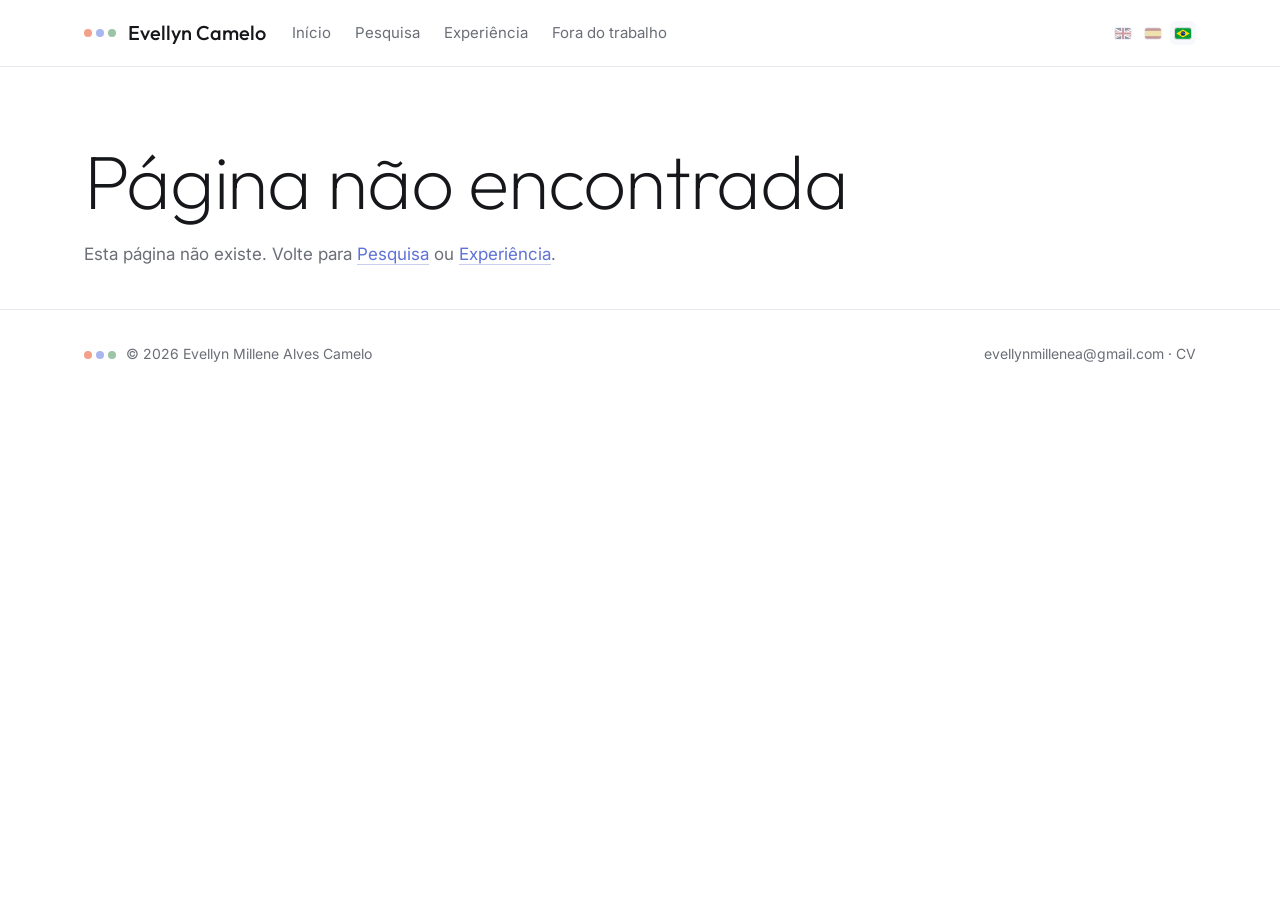
<file: pt/detail.html>
<!doctype html>
<html lang="pt-BR">
<head>
<meta charset="utf-8">
<meta name="viewport" content="width=device-width, initial-scale=1">
<title>Evellyn Camelo</title>
<meta name="description" content="Detalhes de um projeto, publicação ou experiência de Evellyn Camelo.">
<link rel="icon" href="data:image/svg+xml,%3Csvg xmlns='http://www.w3.org/2000/svg' viewBox='0 0 36 12'%3E%3Ccircle cx='6' cy='6' r='5' fill='%23f2a08a'/%3E%3Ccircle cx='18' cy='6' r='5' fill='%23a9b6f0'/%3E%3Ccircle cx='30' cy='6' r='5' fill='%239cc5a6'/%3E%3C/svg%3E">
<link rel="alternate" hreflang="en" href="../detail.html">
<link rel="alternate" hreflang="es" href="../es/detail.html">
<link rel="alternate" hreflang="pt-BR" href="../pt/detail.html">
<link rel="stylesheet" href="../style.css">
</head>
<body>

<header class="nav"><div class="wrap">
  <a class="brand" href="index.html"><span class="dots"><i></i><i></i><i></i></span><span class="full">Evellyn Camelo</span></a>
  <nav class="menu" aria-label="Principal"><a href="index.html">Início</a><a href="research.html">Pesquisa</a><a href="experience.html">Experiência</a><a href="life.html">Fora do trabalho</a></nav>
  <div class="lang-switch" role="group" aria-label="Idioma"><a class="flag" href="../detail.html" hreflang="en" lang="en" title="English"><svg viewBox="0 0 60 30" preserveAspectRatio="xMidYMid slice" aria-hidden="true"><clipPath id="uk-s"><path d="M0,0v30h60V0z"/></clipPath><clipPath id="uk-t"><path d="M30,15h30v15zv15H0zH0V0zV0h30z"/></clipPath><g clip-path="url(#uk-s)"><path d="M0,0v30h60V0z" fill="#012169"/><path d="M0,0 60,30M60,0 0,30" stroke="#fff" stroke-width="6"/><path d="M0,0 60,30M60,0 0,30" clip-path="url(#uk-t)" stroke="#c8102e" stroke-width="4"/><path d="M30,0v30M0,15h60" stroke="#fff" stroke-width="10"/><path d="M30,0v30M0,15h60" stroke="#c8102e" stroke-width="6"/></g></svg><span class="sr">English</span></a><a class="flag" href="../es/detail.html" hreflang="es" lang="es" title="Español"><svg viewBox="0 0 30 20" aria-hidden="true"><rect width="30" height="20" fill="#aa151b"/><rect y="5" width="30" height="10" fill="#f1bf00"/></svg><span class="sr">Español</span></a><span class="flag" aria-current="true" title="Português"><svg viewBox="0 0 30 20" aria-hidden="true"><rect width="30" height="20" fill="#009c3b"/><path d="M15 2.5 27.5 10 15 17.5 2.5 10z" fill="#ffdf00"/><circle cx="15" cy="10" r="4.4" fill="#002776"/><path d="M10.7 9.1c2.9-.6 6.1-.1 8.6 1.5" stroke="#fff" stroke-width=".8" fill="none"/></svg><span class="sr">Português</span></span></div>
</div></header>

<main>
<div id="detail"></div>
</main>

<footer><div class="wrap">
  <span><span class="dots" style="margin-right:10px"><i></i><i></i><i></i></span>© 2026 Evellyn Millene Alves Camelo</span>
  <span><a href="mailto:evellynmillenea@gmail.com">evellynmillenea@gmail.com</a> · <a href="https://drive.google.com/file/d/1NlTxBmFnrvFlJdRh1cGKcHb9bQtn8EIs/view?usp=sharing" target="_blank" rel="noopener">CV</a></span>
</div></footer>
<script src="../data.pt.js"></script>
<script src="../main.js"></script>
</body>
</html>
</file>
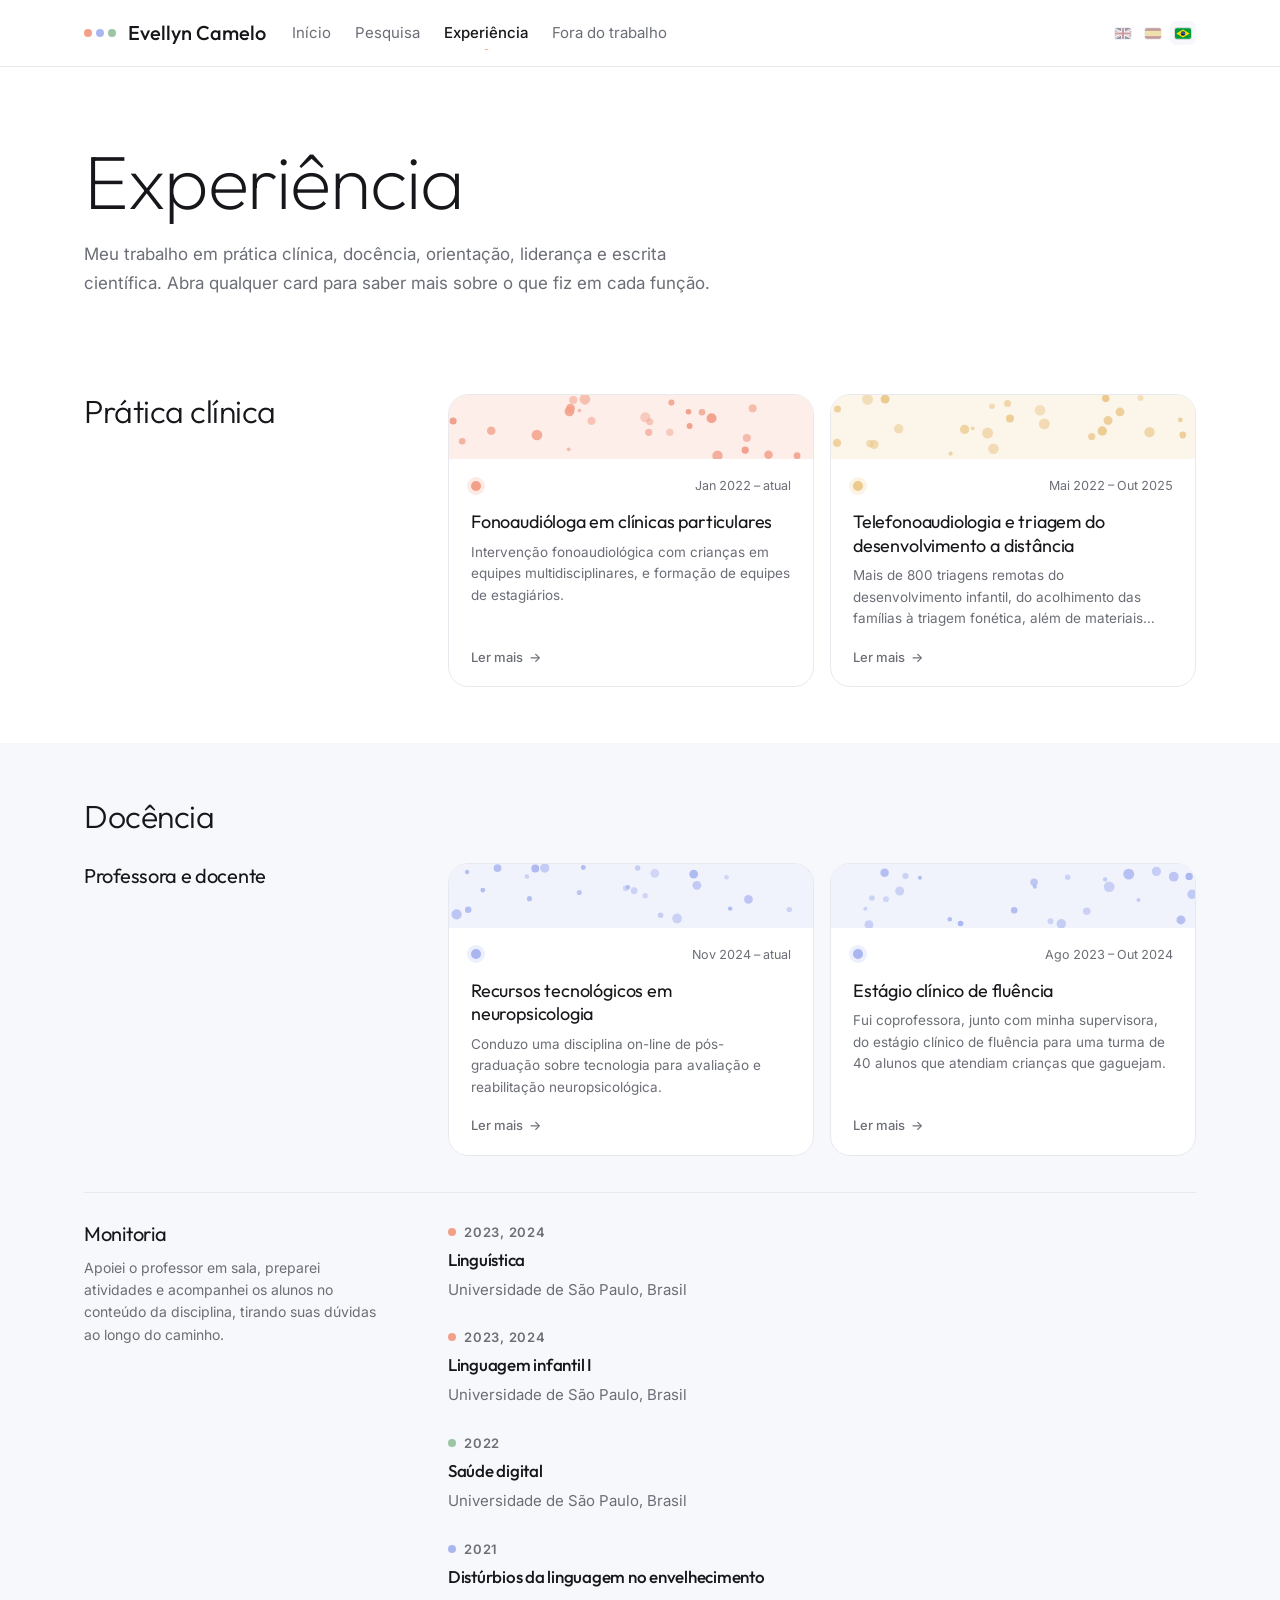
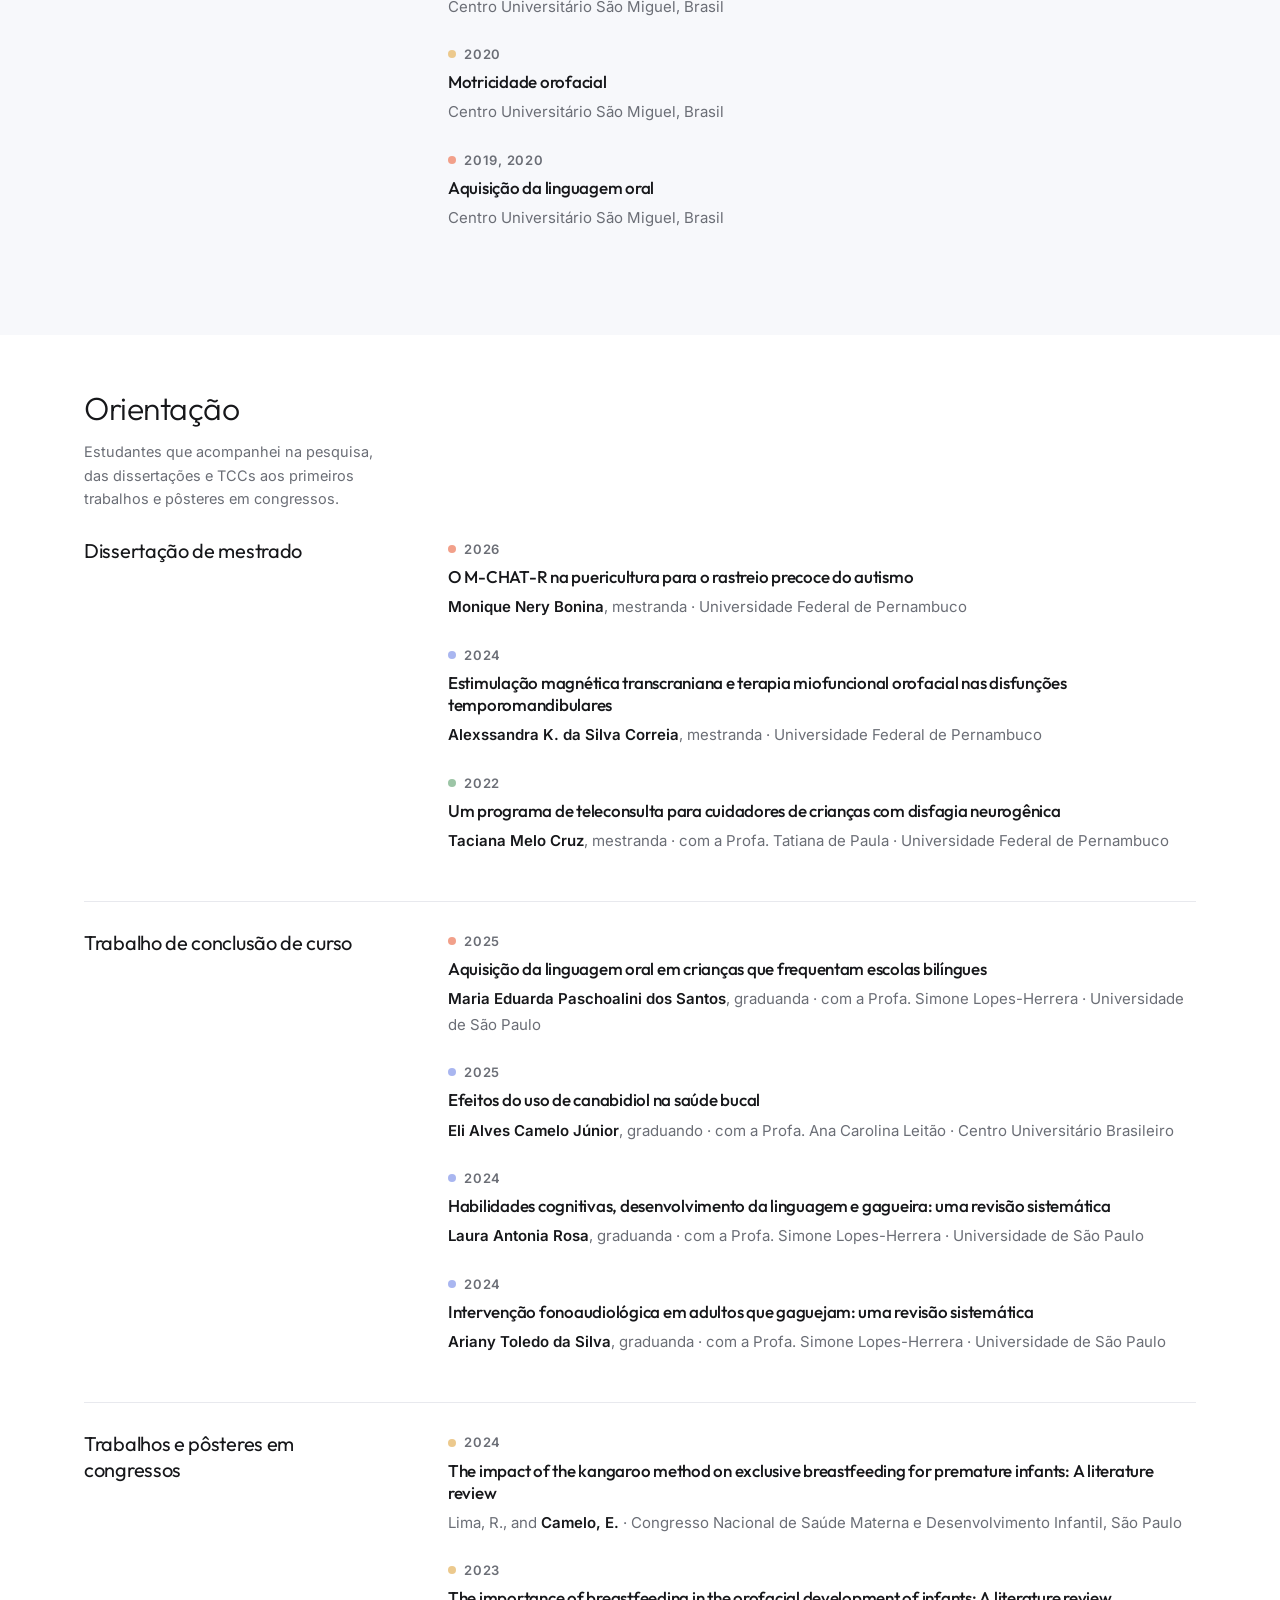
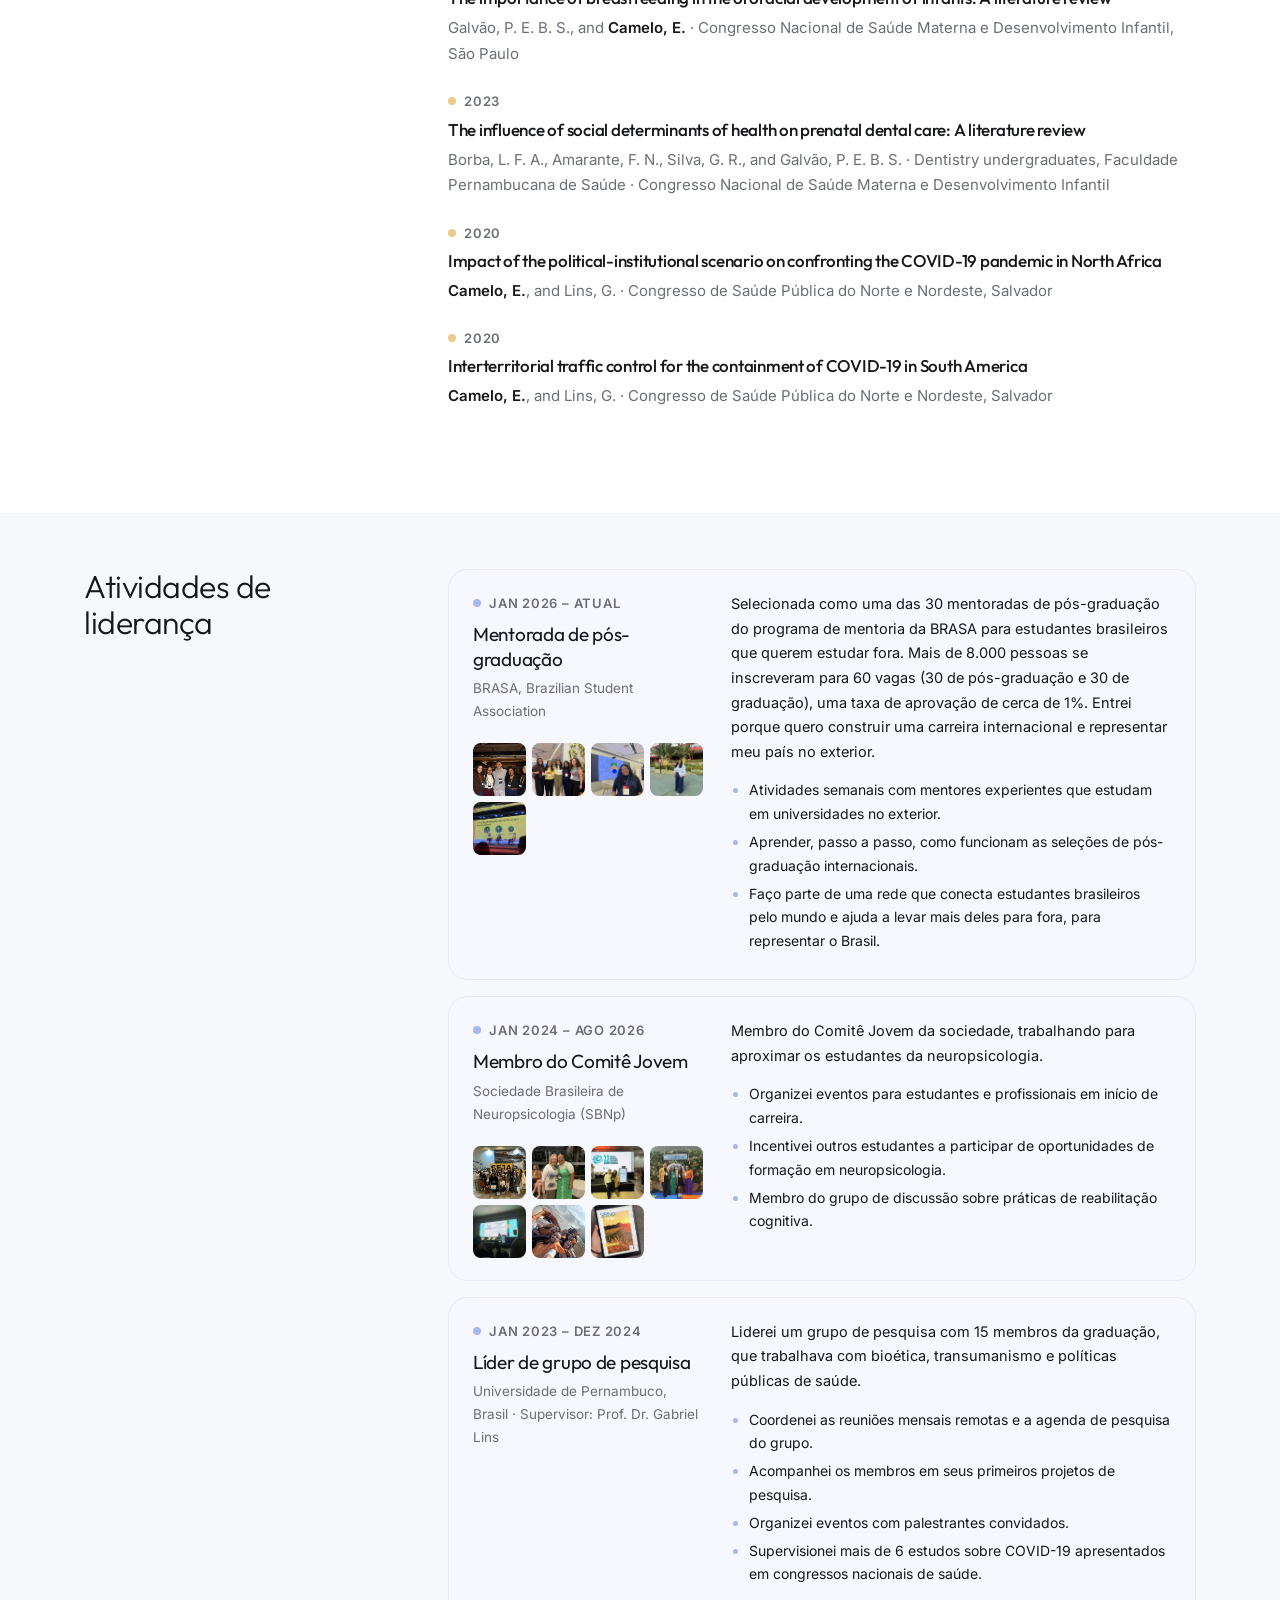
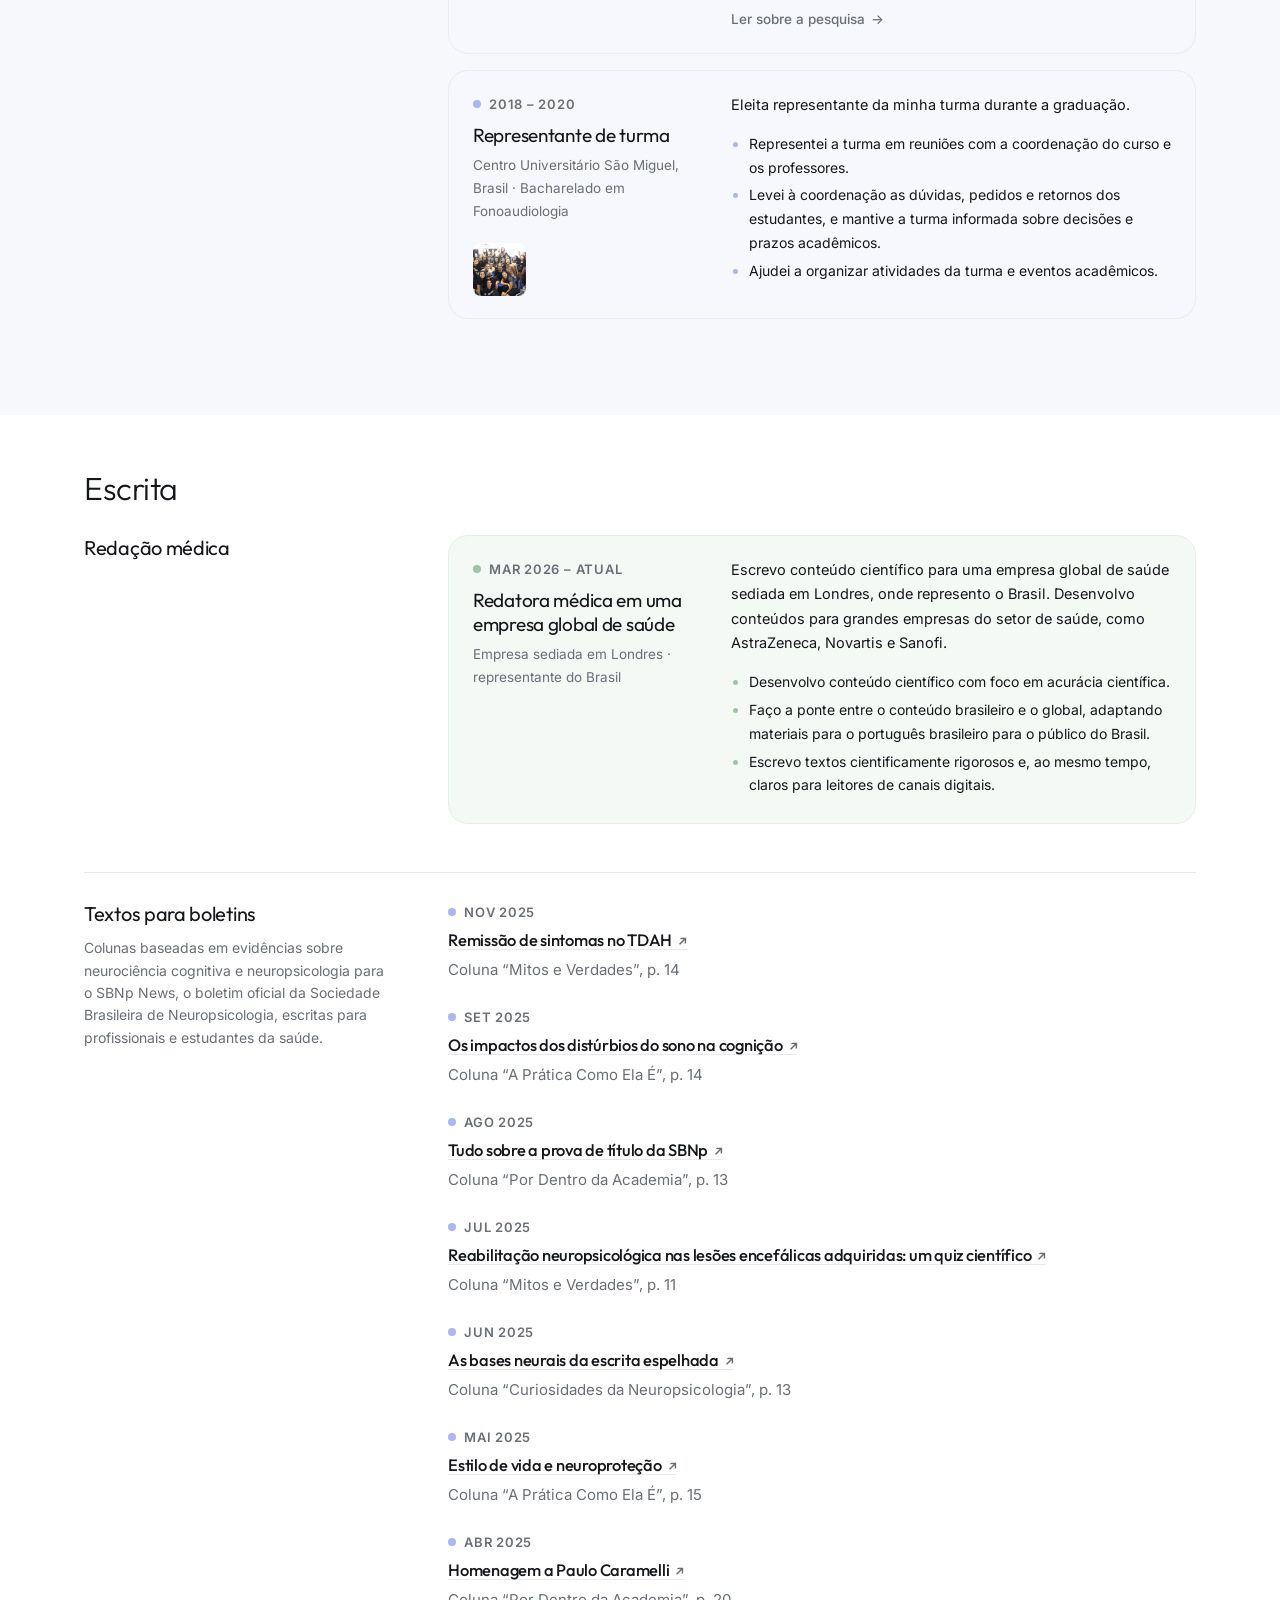
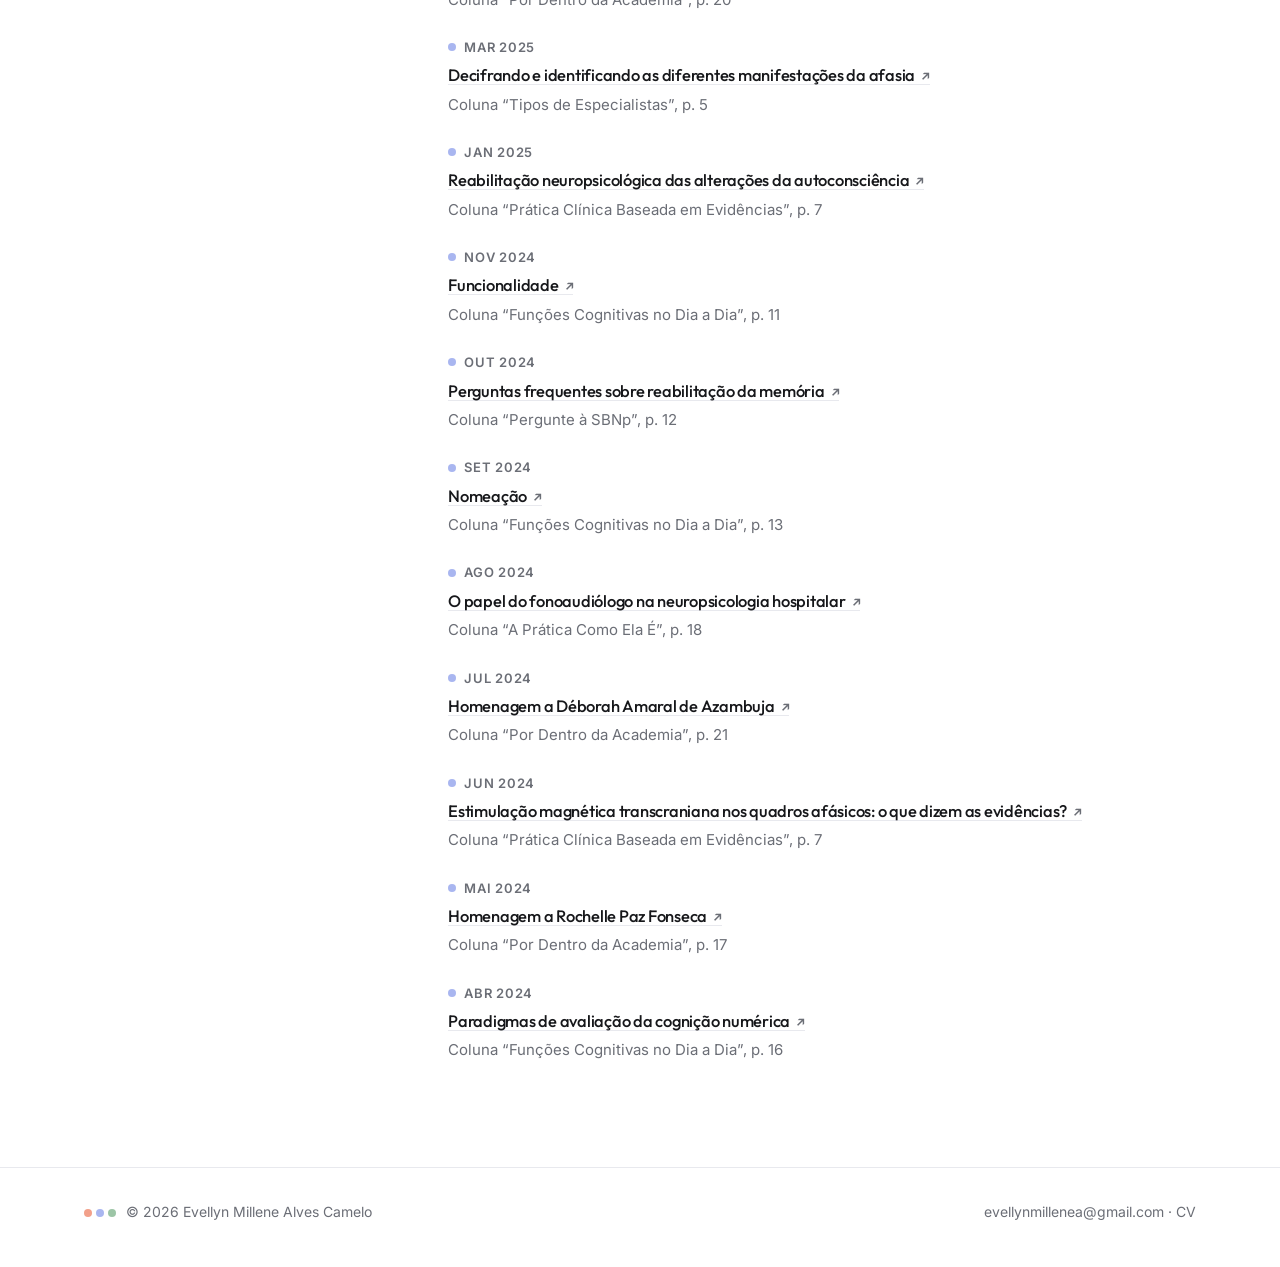
<file: pt/experience.html>
<!doctype html>
<html lang="pt-BR">
<head>
<meta charset="utf-8">
<meta name="viewport" content="width=device-width, initial-scale=1">
<title>Experiência · Evellyn Camelo</title>
<meta name="description" content="Experiência clínica, docente, de orientação e de escrita de Evellyn Camelo.">
<link rel="icon" href="data:image/svg+xml,%3Csvg xmlns='http://www.w3.org/2000/svg' viewBox='0 0 36 12'%3E%3Ccircle cx='6' cy='6' r='5' fill='%23f2a08a'/%3E%3Ccircle cx='18' cy='6' r='5' fill='%23a9b6f0'/%3E%3Ccircle cx='30' cy='6' r='5' fill='%239cc5a6'/%3E%3C/svg%3E">
<link rel="alternate" hreflang="en" href="../experience.html">
<link rel="alternate" hreflang="es" href="../es/experience.html">
<link rel="alternate" hreflang="pt-BR" href="../pt/experience.html">
<link rel="stylesheet" href="../style.css">
</head>
<body>

<header class="nav"><div class="wrap">
  <a class="brand" href="index.html"><span class="dots"><i></i><i></i><i></i></span><span class="full">Evellyn Camelo</span></a>
  <nav class="menu" aria-label="Principal"><a href="index.html">Início</a><a href="research.html">Pesquisa</a><a href="experience.html" aria-current="page">Experiência</a><a href="life.html">Fora do trabalho</a></nav>
  <div class="lang-switch" role="group" aria-label="Idioma"><a class="flag" href="../experience.html" hreflang="en" lang="en" title="English"><svg viewBox="0 0 60 30" preserveAspectRatio="xMidYMid slice" aria-hidden="true"><clipPath id="uk-s"><path d="M0,0v30h60V0z"/></clipPath><clipPath id="uk-t"><path d="M30,15h30v15zv15H0zH0V0zV0h30z"/></clipPath><g clip-path="url(#uk-s)"><path d="M0,0v30h60V0z" fill="#012169"/><path d="M0,0 60,30M60,0 0,30" stroke="#fff" stroke-width="6"/><path d="M0,0 60,30M60,0 0,30" clip-path="url(#uk-t)" stroke="#c8102e" stroke-width="4"/><path d="M30,0v30M0,15h60" stroke="#fff" stroke-width="10"/><path d="M30,0v30M0,15h60" stroke="#c8102e" stroke-width="6"/></g></svg><span class="sr">English</span></a><a class="flag" href="../es/experience.html" hreflang="es" lang="es" title="Español"><svg viewBox="0 0 30 20" aria-hidden="true"><rect width="30" height="20" fill="#aa151b"/><rect y="5" width="30" height="10" fill="#f1bf00"/></svg><span class="sr">Español</span></a><span class="flag" aria-current="true" title="Português"><svg viewBox="0 0 30 20" aria-hidden="true"><rect width="30" height="20" fill="#009c3b"/><path d="M15 2.5 27.5 10 15 17.5 2.5 10z" fill="#ffdf00"/><circle cx="15" cy="10" r="4.4" fill="#002776"/><path d="M10.7 9.1c2.9-.6 6.1-.1 8.6 1.5" stroke="#fff" stroke-width=".8" fill="none"/></svg><span class="sr">Português</span></span></div>
</div></header>

<main>
<div class="wrap page-head reveal">
  <h1>Experiência</h1>
  <p>Meu trabalho em prática clínica, docência, orientação, liderança e escrita científica. Abra qualquer card para saber mais sobre o que fiz em cada função.</p>
</div>
<section class="row exp"><div class="wrap"><h2>Prática clínica</h2><div class="reveal"><div class="gallery-grid" data-gallery="experience" data-group="Clinical Practice"></div></div></div></section>
<section class="row exp split"><div class="wrap"><h2>Docência</h2><div class="reveal"><div class="subrow"><div class="sub-left"><h3 class="sub-t">Professora e docente</h3></div><div class="sub-right"><div class="gallery-grid" data-gallery="experience" data-group="Faculty and Lecturer"></div></div></div><div class="subrow"><div class="sub-left"><h3 class="sub-t">Monitoria</h3><p class="sub-note">Apoiei o professor em sala, preparei atividades e acompanhei os alunos no conteúdo da disciplina, tirando suas dúvidas ao longo do caminho.</p></div><div class="sub-right"><div class="list-block" id="ta-list"></div></div></div></div></div></section>
<section class="row exp split"><div class="wrap"><h2>Orientação<small>Estudantes que acompanhei na pesquisa, das dissertações e TCCs aos primeiros trabalhos e pôsteres em congressos.</small></h2><div class="reveal"><div class="subrow"><div class="sub-left"><h3 class="sub-t">Dissertação de mestrado</h3></div><div class="sub-right"><div class="list-block" data-mentees="Master's Thesis Mentoring"></div></div></div><div class="subrow"><div class="sub-left"><h3 class="sub-t">Trabalho de conclusão de curso</h3></div><div class="sub-right"><div class="list-block" data-mentees="Undergraduate Thesis Mentoring"></div></div></div><div class="subrow"><div class="sub-left"><h3 class="sub-t">Trabalhos e pôsteres em congressos</h3></div><div class="sub-right"><div class="list-block" id="poster-list"></div></div></div></div></div></section>
<section class="row exp" id="leadership"><div class="wrap"><h2>Atividades de liderança</h2><div class="reveal"><div class="lead-grid" id="leadership-list"></div></div></div></section>
<section class="row exp split"><div class="wrap"><h2>Escrita</h2><div class="reveal"><div class="subrow"><div class="sub-left"><h3 class="sub-t">Redação médica</h3></div><div class="sub-right"><div class="lead-grid" id="mw-block"></div></div></div><div class="subrow"><div class="sub-left"><h3 class="sub-t">Textos para boletins</h3><p class="sub-note">Colunas baseadas em evidências sobre neurociência cognitiva e neuropsicologia para o SBNp News, o boletim oficial da Sociedade Brasileira de Neuropsicologia, escritas para profissionais e estudantes da saúde.</p></div><div class="sub-right"><div class="list-block nl-list" id="newsletter-list"></div></div></div></div></div></section>
</main>

<footer><div class="wrap">
  <span><span class="dots" style="margin-right:10px"><i></i><i></i><i></i></span>© 2026 Evellyn Millene Alves Camelo</span>
  <span><a href="mailto:evellynmillenea@gmail.com">evellynmillenea@gmail.com</a> · <a href="https://drive.google.com/file/d/1NlTxBmFnrvFlJdRh1cGKcHb9bQtn8EIs/view?usp=sharing" target="_blank" rel="noopener">CV</a></span>
</div></footer>
<script src="../data.pt.js"></script>
<script src="../main.js"></script>
</body>
</html>
</file>
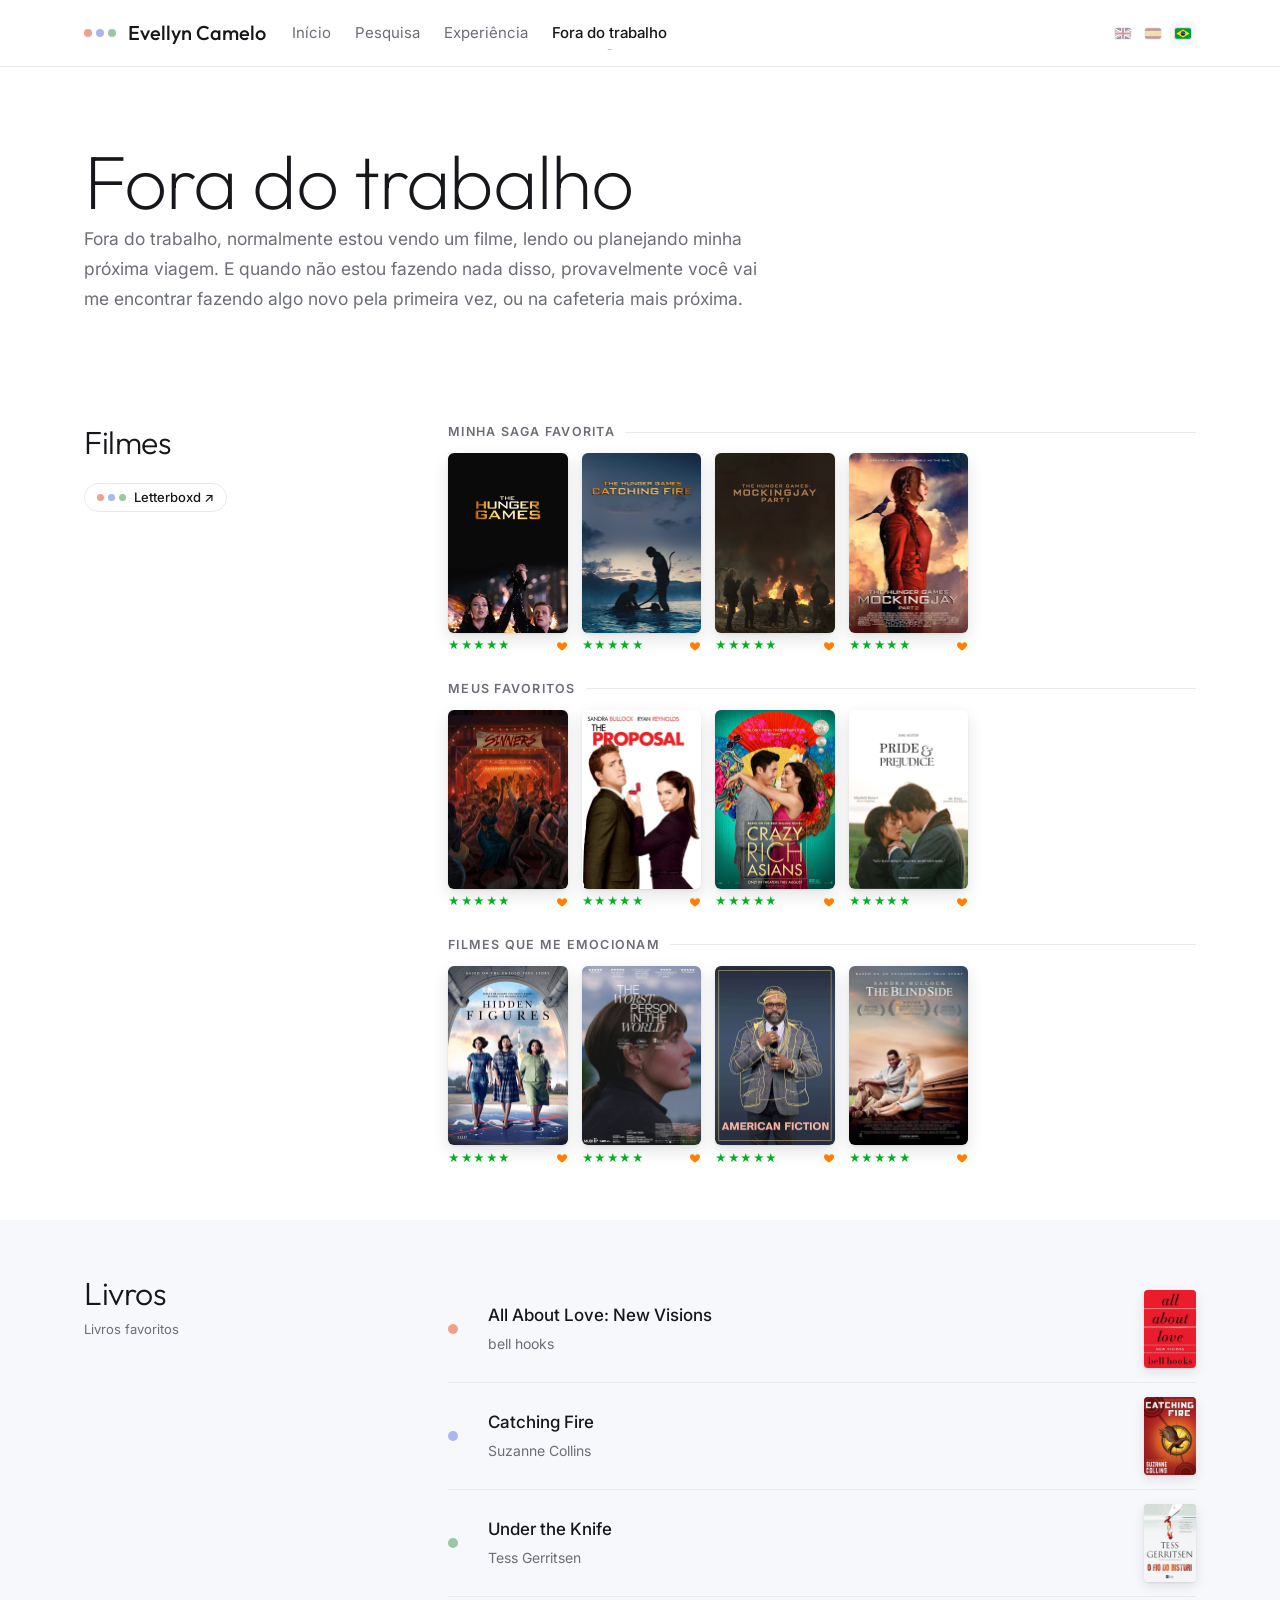
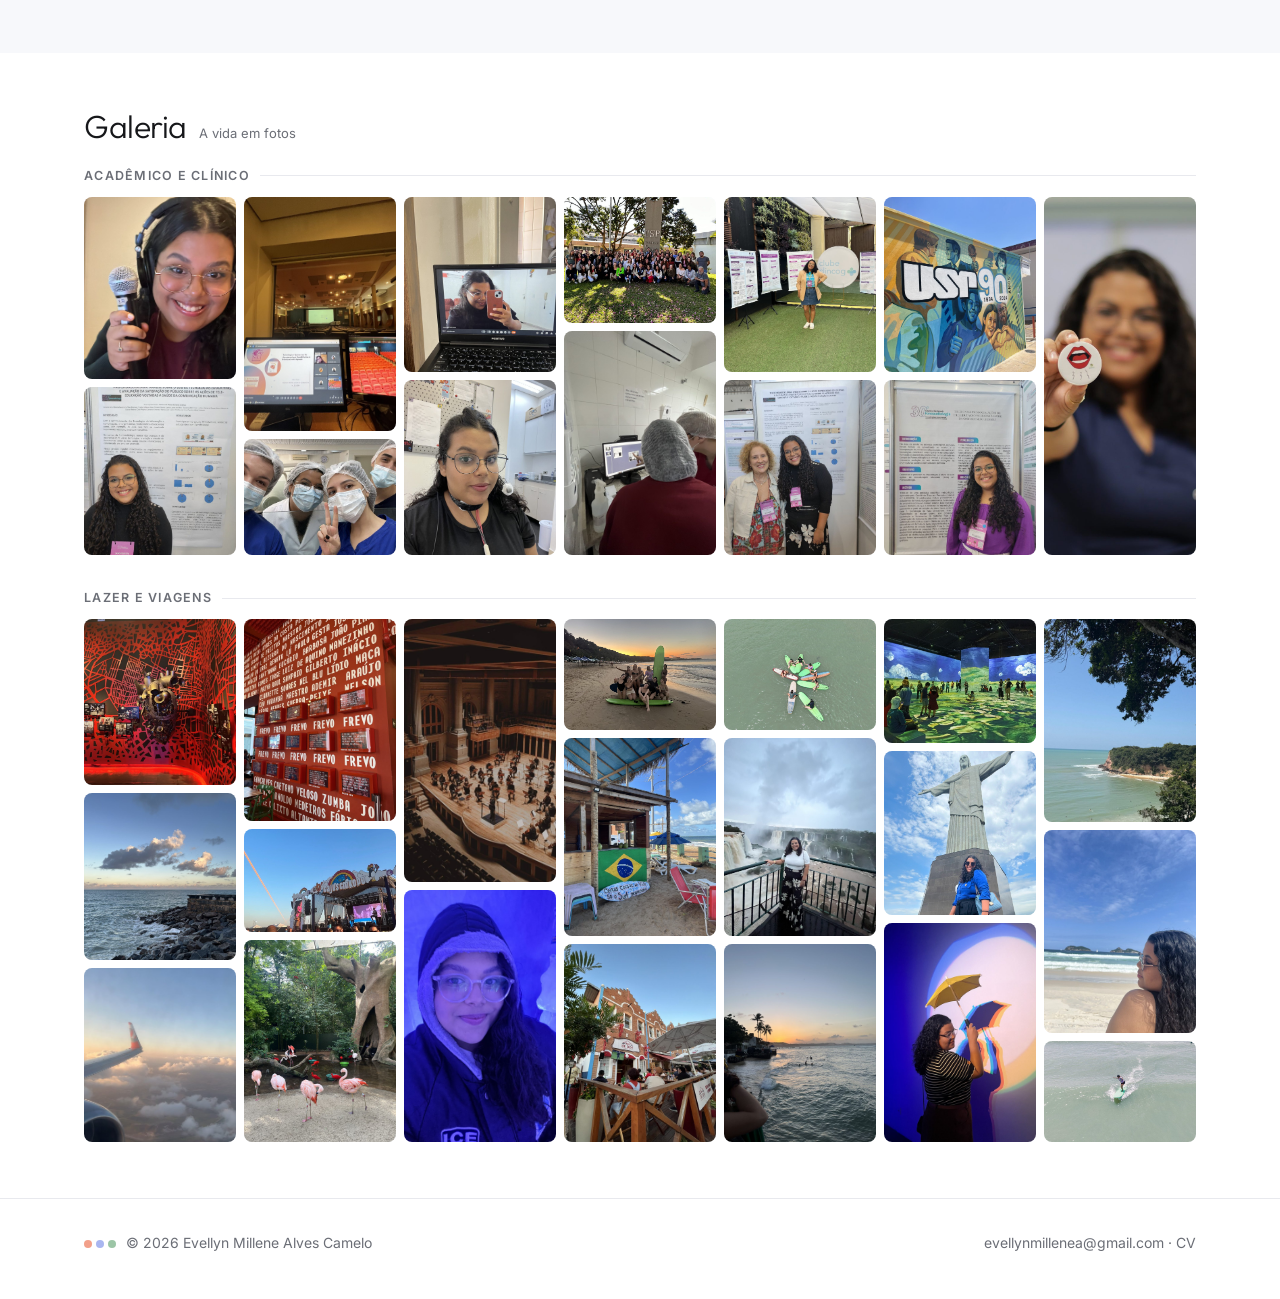
<file: pt/life.html>
<!doctype html>
<html lang="pt-BR">
<head>
<meta charset="utf-8">
<meta name="viewport" content="width=device-width, initial-scale=1">
<title>Fora do trabalho · Evellyn Camelo</title>
<meta name="description" content="Filmes, livros e viagens: Evellyn Camelo fora do trabalho.">
<link rel="icon" href="data:image/svg+xml,%3Csvg xmlns='http://www.w3.org/2000/svg' viewBox='0 0 36 12'%3E%3Ccircle cx='6' cy='6' r='5' fill='%23f2a08a'/%3E%3Ccircle cx='18' cy='6' r='5' fill='%23a9b6f0'/%3E%3Ccircle cx='30' cy='6' r='5' fill='%239cc5a6'/%3E%3C/svg%3E">
<link rel="alternate" hreflang="en" href="../life.html">
<link rel="alternate" hreflang="es" href="../es/life.html">
<link rel="alternate" hreflang="pt-BR" href="../pt/life.html">
<link rel="stylesheet" href="../style.css">
</head>
<body>

<header class="nav"><div class="wrap">
  <a class="brand" href="index.html"><span class="dots"><i></i><i></i><i></i></span><span class="full">Evellyn Camelo</span></a>
  <nav class="menu" aria-label="Principal"><a href="index.html">Início</a><a href="research.html">Pesquisa</a><a href="experience.html">Experiência</a><a href="life.html" aria-current="page">Fora do trabalho</a></nav>
  <div class="lang-switch" role="group" aria-label="Idioma"><a class="flag" href="../life.html" hreflang="en" lang="en" title="English"><svg viewBox="0 0 60 30" preserveAspectRatio="xMidYMid slice" aria-hidden="true"><clipPath id="uk-s"><path d="M0,0v30h60V0z"/></clipPath><clipPath id="uk-t"><path d="M30,15h30v15zv15H0zH0V0zV0h30z"/></clipPath><g clip-path="url(#uk-s)"><path d="M0,0v30h60V0z" fill="#012169"/><path d="M0,0 60,30M60,0 0,30" stroke="#fff" stroke-width="6"/><path d="M0,0 60,30M60,0 0,30" clip-path="url(#uk-t)" stroke="#c8102e" stroke-width="4"/><path d="M30,0v30M0,15h60" stroke="#fff" stroke-width="10"/><path d="M30,0v30M0,15h60" stroke="#c8102e" stroke-width="6"/></g></svg><span class="sr">English</span></a><a class="flag" href="../es/life.html" hreflang="es" lang="es" title="Español"><svg viewBox="0 0 30 20" aria-hidden="true"><rect width="30" height="20" fill="#aa151b"/><rect y="5" width="30" height="10" fill="#f1bf00"/></svg><span class="sr">Español</span></a><span class="flag" aria-current="true" title="Português"><svg viewBox="0 0 30 20" aria-hidden="true"><rect width="30" height="20" fill="#009c3b"/><path d="M15 2.5 27.5 10 15 17.5 2.5 10z" fill="#ffdf00"/><circle cx="15" cy="10" r="4.4" fill="#002776"/><path d="M10.7 9.1c2.9-.6 6.1-.1 8.6 1.5" stroke="#fff" stroke-width=".8" fill="none"/></svg><span class="sr">Português</span></span></div>
</div></header>

<main>
<div class="wrap page-head reveal">
  <h1>Fora do trabalho</h1>
  <div class="about-me">
    <p>Fora do trabalho, normalmente estou vendo um filme, lendo ou planejando minha próxima viagem. E quando não estou fazendo nada disso, provavelmente você vai me encontrar fazendo algo novo pela primeira vez, ou na cafeteria mais próxima.</p>
  </div>
</div>
<section class="row"><div class="wrap"><h2>Filmes<small><a class="lb" href="https://boxd.it/8vzyn" target="_blank" rel="noopener"><span class="dots"><i></i><i></i><i></i></span>Letterboxd ↗</a></small></h2><div class="reveal films-wrap"><div class="film-row"><h3 class="sub-h">Minha saga favorita</h3><div class="films"><figure class="film" title="The Hunger Games · Gary Ross, 2012"><img src="../images/films/the-hunger-games.jpg" alt="Pôster de The Hunger Games, dirigido por Gary Ross, 2012" loading="lazy"><figcaption aria-label="Avaliado com 5 estrelas, curtido"><span class="stars">★★★★★</span><span class="heart"><svg viewBox="0 0 24 24" aria-hidden="true"><path d="M12 21s-7.5-4.6-9.6-9.2C.9 8.4 2.9 4.5 6.6 4.5c2.2 0 3.6 1.2 5.4 3.2 1.8-2 3.2-3.2 5.4-3.2 3.7 0 5.7 3.9 4.2 7.3C19.5 16.4 12 21 12 21z"/></svg></span></figcaption></figure><figure class="film" title="Catching Fire · Francis Lawrence, 2013"><img src="../images/films/catching-fire.jpg" alt="Pôster de Catching Fire, dirigido por Francis Lawrence, 2013" loading="lazy"><figcaption aria-label="Avaliado com 5 estrelas, curtido"><span class="stars">★★★★★</span><span class="heart"><svg viewBox="0 0 24 24" aria-hidden="true"><path d="M12 21s-7.5-4.6-9.6-9.2C.9 8.4 2.9 4.5 6.6 4.5c2.2 0 3.6 1.2 5.4 3.2 1.8-2 3.2-3.2 5.4-3.2 3.7 0 5.7 3.9 4.2 7.3C19.5 16.4 12 21 12 21z"/></svg></span></figcaption></figure><figure class="film" title="Mockingjay – Part 1 · Francis Lawrence, 2014"><img src="../images/films/mockingjay-part-1.jpg" alt="Pôster de Mockingjay – Part 1, dirigido por Francis Lawrence, 2014" loading="lazy"><figcaption aria-label="Avaliado com 5 estrelas, curtido"><span class="stars">★★★★★</span><span class="heart"><svg viewBox="0 0 24 24" aria-hidden="true"><path d="M12 21s-7.5-4.6-9.6-9.2C.9 8.4 2.9 4.5 6.6 4.5c2.2 0 3.6 1.2 5.4 3.2 1.8-2 3.2-3.2 5.4-3.2 3.7 0 5.7 3.9 4.2 7.3C19.5 16.4 12 21 12 21z"/></svg></span></figcaption></figure><figure class="film" title="Mockingjay – Part 2 · Francis Lawrence, 2015"><img src="../images/films/mockingjay-part-2.jpg" alt="Pôster de Mockingjay – Part 2, dirigido por Francis Lawrence, 2015" loading="lazy"><figcaption aria-label="Avaliado com 5 estrelas, curtido"><span class="stars">★★★★★</span><span class="heart"><svg viewBox="0 0 24 24" aria-hidden="true"><path d="M12 21s-7.5-4.6-9.6-9.2C.9 8.4 2.9 4.5 6.6 4.5c2.2 0 3.6 1.2 5.4 3.2 1.8-2 3.2-3.2 5.4-3.2 3.7 0 5.7 3.9 4.2 7.3C19.5 16.4 12 21 12 21z"/></svg></span></figcaption></figure></div></div><div class="film-row"><h3 class="sub-h">Meus favoritos</h3><div class="films"><figure class="film" title="Sinners · Ryan Coogler, 2025"><img src="../images/films/sinners.jpg" alt="Pôster de Sinners, dirigido por Ryan Coogler, 2025" loading="lazy"><figcaption aria-label="Avaliado com 5 estrelas, curtido"><span class="stars">★★★★★</span><span class="heart"><svg viewBox="0 0 24 24" aria-hidden="true"><path d="M12 21s-7.5-4.6-9.6-9.2C.9 8.4 2.9 4.5 6.6 4.5c2.2 0 3.6 1.2 5.4 3.2 1.8-2 3.2-3.2 5.4-3.2 3.7 0 5.7 3.9 4.2 7.3C19.5 16.4 12 21 12 21z"/></svg></span></figcaption></figure><figure class="film" title="The Proposal · Anne Fletcher, 2009"><img src="../images/films/the-proposal.jpg" alt="Pôster de The Proposal, dirigido por Anne Fletcher, 2009" loading="lazy"><figcaption aria-label="Avaliado com 5 estrelas, curtido"><span class="stars">★★★★★</span><span class="heart"><svg viewBox="0 0 24 24" aria-hidden="true"><path d="M12 21s-7.5-4.6-9.6-9.2C.9 8.4 2.9 4.5 6.6 4.5c2.2 0 3.6 1.2 5.4 3.2 1.8-2 3.2-3.2 5.4-3.2 3.7 0 5.7 3.9 4.2 7.3C19.5 16.4 12 21 12 21z"/></svg></span></figcaption></figure><figure class="film" title="Crazy Rich Asians · Jon M. Chu, 2018"><img src="../images/films/crazy-rich-asians.jpg" alt="Pôster de Crazy Rich Asians, dirigido por Jon M. Chu, 2018" loading="lazy"><figcaption aria-label="Avaliado com 5 estrelas, curtido"><span class="stars">★★★★★</span><span class="heart"><svg viewBox="0 0 24 24" aria-hidden="true"><path d="M12 21s-7.5-4.6-9.6-9.2C.9 8.4 2.9 4.5 6.6 4.5c2.2 0 3.6 1.2 5.4 3.2 1.8-2 3.2-3.2 5.4-3.2 3.7 0 5.7 3.9 4.2 7.3C19.5 16.4 12 21 12 21z"/></svg></span></figcaption></figure><figure class="film" title="Pride & Prejudice · Joe Wright, 2005"><img src="../images/films/pride-and-prejudice.jpg" alt="Pôster de Pride & Prejudice, dirigido por Joe Wright, 2005" loading="lazy"><figcaption aria-label="Avaliado com 5 estrelas, curtido"><span class="stars">★★★★★</span><span class="heart"><svg viewBox="0 0 24 24" aria-hidden="true"><path d="M12 21s-7.5-4.6-9.6-9.2C.9 8.4 2.9 4.5 6.6 4.5c2.2 0 3.6 1.2 5.4 3.2 1.8-2 3.2-3.2 5.4-3.2 3.7 0 5.7 3.9 4.2 7.3C19.5 16.4 12 21 12 21z"/></svg></span></figcaption></figure></div></div><div class="film-row"><h3 class="sub-h">Filmes que me emocionam</h3><div class="films"><figure class="film" title="Hidden Figures · Theodore Melfi, 2016"><img src="../images/films/hidden-figures.jpg" alt="Pôster de Hidden Figures, dirigido por Theodore Melfi, 2016" loading="lazy"><figcaption aria-label="Avaliado com 5 estrelas, curtido"><span class="stars">★★★★★</span><span class="heart"><svg viewBox="0 0 24 24" aria-hidden="true"><path d="M12 21s-7.5-4.6-9.6-9.2C.9 8.4 2.9 4.5 6.6 4.5c2.2 0 3.6 1.2 5.4 3.2 1.8-2 3.2-3.2 5.4-3.2 3.7 0 5.7 3.9 4.2 7.3C19.5 16.4 12 21 12 21z"/></svg></span></figcaption></figure><figure class="film" title="The Worst Person in the World · Joachim Trier, 2021"><img src="../images/films/the-worst-person-in-the-world.jpg" alt="Pôster de The Worst Person in the World, dirigido por Joachim Trier, 2021" loading="lazy"><figcaption aria-label="Avaliado com 5 estrelas, curtido"><span class="stars">★★★★★</span><span class="heart"><svg viewBox="0 0 24 24" aria-hidden="true"><path d="M12 21s-7.5-4.6-9.6-9.2C.9 8.4 2.9 4.5 6.6 4.5c2.2 0 3.6 1.2 5.4 3.2 1.8-2 3.2-3.2 5.4-3.2 3.7 0 5.7 3.9 4.2 7.3C19.5 16.4 12 21 12 21z"/></svg></span></figcaption></figure><figure class="film" title="American Fiction · Cord Jefferson, 2023"><img src="../images/films/american-fiction.jpg" alt="Pôster de American Fiction, dirigido por Cord Jefferson, 2023" loading="lazy"><figcaption aria-label="Avaliado com 5 estrelas, curtido"><span class="stars">★★★★★</span><span class="heart"><svg viewBox="0 0 24 24" aria-hidden="true"><path d="M12 21s-7.5-4.6-9.6-9.2C.9 8.4 2.9 4.5 6.6 4.5c2.2 0 3.6 1.2 5.4 3.2 1.8-2 3.2-3.2 5.4-3.2 3.7 0 5.7 3.9 4.2 7.3C19.5 16.4 12 21 12 21z"/></svg></span></figcaption></figure><figure class="film" title="The Blind Side · John Lee Hancock, 2009"><img src="../images/films/the-blind-side.jpg" alt="Pôster de The Blind Side, dirigido por John Lee Hancock, 2009" loading="lazy"><figcaption aria-label="Avaliado com 5 estrelas, curtido"><span class="stars">★★★★★</span><span class="heart"><svg viewBox="0 0 24 24" aria-hidden="true"><path d="M12 21s-7.5-4.6-9.6-9.2C.9 8.4 2.9 4.5 6.6 4.5c2.2 0 3.6 1.2 5.4 3.2 1.8-2 3.2-3.2 5.4-3.2 3.7 0 5.7 3.9 4.2 7.3C19.5 16.4 12 21 12 21z"/></svg></span></figcaption></figure></div></div></div></div></section>
<section class="row"><div class="wrap"><h2>Livros<small>Livros favoritos</small></h2><ul class="books reveal"><li style="--c:var(--salmon)"><div><b>All About Love: New Visions</b><br><span>bell hooks</span></div><span class="cover"><img src="../images/books/all-about-love-new-visions.jpg" alt="Capa de All About Love: New Visions" loading="lazy" onerror="this.remove()"></span></li><li style="--c:var(--peri)"><div><b>Catching Fire</b><br><span>Suzanne Collins</span></div><span class="cover"><img src="../images/books/catching-fire.jpg" alt="Capa de Catching Fire" loading="lazy" onerror="this.remove()"></span></li><li style="--c:var(--sage)"><div><b>Under the Knife</b><br><span>Tess Gerritsen</span></div><span class="cover"><img src="../images/books/under-the-knife.jpg" alt="Capa de Under the Knife" loading="lazy" onerror="this.remove()"></span></li></ul></div></section>
<section class="row stack"><div class="wrap"><h2>Galeria<small>A vida em fotos</small></h2><div class="reveal gal-secs"><div class="gal-sec"><h3 class="sub-h">Acadêmico e clínico</h3><div class="mosaic life-mosaic" data-mosaic data-colw="150" data-gap="8" data-mincols="2" data-maxcols="8"><figure><img src="../images/gallery/work-01.jpg" alt="" width="676" height="1200" loading="lazy" data-w="676" data-h="1200"></figure><figure><img src="../images/gallery/work-02.jpg" alt="" width="900" height="1200" loading="lazy" data-w="900" data-h="1200"></figure><figure><img src="../images/gallery/work-03.jpg" alt="" width="900" height="1200" loading="lazy" data-w="900" data-h="1200"></figure><figure><img src="../images/gallery/work-04.jpg" alt="" width="1200" height="900" loading="lazy" data-w="1200" data-h="900"></figure><figure><img src="../images/gallery/work-05.jpg" alt="" width="900" height="1200" loading="lazy" data-w="900" data-h="1200"></figure><figure><img src="../images/gallery/work-06.jpg" alt="" width="900" height="1200" loading="lazy" data-w="900" data-h="1200"></figure><figure><img src="../images/gallery/work-07.jpg" alt="" width="799" height="1200" loading="lazy" data-w="799" data-h="1200"></figure><figure><img src="../images/gallery/work-08.jpg" alt="" width="900" height="1200" loading="lazy" data-w="900" data-h="1200"></figure><figure><img src="../images/gallery/work-09.jpg" alt="" width="1200" height="675" loading="lazy" data-w="1200" data-h="675"></figure><figure><img src="../images/gallery/work-10.jpg" alt="" width="900" height="1200" loading="lazy" data-w="900" data-h="1200"></figure><figure><img src="../images/gallery/work-11.jpg" alt="" width="898" height="1200" loading="lazy" data-w="898" data-h="1200"></figure><figure><img src="../images/gallery/work-12.jpg" alt="" width="898" height="1200" loading="lazy" data-w="898" data-h="1200"></figure><figure><img src="../images/gallery/work-13.jpg" alt="" width="925" height="1200" loading="lazy" data-w="925" data-h="1200"></figure></div></div><div class="gal-sec"><h3 class="sub-h">Lazer e viagens</h3><div class="mosaic life-mosaic" data-mosaic data-colw="150" data-gap="8" data-mincols="2" data-maxcols="8"><figure><img src="../images/gallery/fun-01.jpg" alt="" width="900" height="1200" loading="lazy" data-w="900" data-h="1200"></figure><figure><img src="../images/gallery/fun-02.jpg" alt="" width="900" height="1200" loading="lazy" data-w="900" data-h="1200"></figure><figure><img src="../images/gallery/fun-03.jpg" alt="" width="861" height="1200" loading="lazy" data-w="861" data-h="1200"></figure><figure><img src="../images/gallery/fun-04.jpg" alt="" width="1200" height="900" loading="lazy" data-w="1200" data-h="900"></figure><figure><img src="../images/gallery/fun-05.jpg" alt="" width="1200" height="900" loading="lazy" data-w="1200" data-h="900"></figure><figure><img src="../images/gallery/fun-06.jpg" alt="" width="1200" height="901" loading="lazy" data-w="1200" data-h="901"></figure><figure><img src="../images/gallery/fun-07.jpg" alt="" width="900" height="1200" loading="lazy" data-w="900" data-h="1200"></figure><figure><img src="../images/gallery/fun-08.jpg" alt="" width="900" height="1200" loading="lazy" data-w="900" data-h="1200"></figure><figure><img src="../images/gallery/fun-09.jpg" alt="" width="900" height="1200" loading="lazy" data-w="900" data-h="1200"></figure><figure><img src="../images/gallery/fun-10.jpg" alt="" width="1080" height="1080" loading="lazy" data-w="1080" data-h="1080"></figure><figure><img src="../images/gallery/fun-11.jpg" alt="" width="900" height="1200" loading="lazy" data-w="900" data-h="1200"></figure><figure><img src="../images/gallery/fun-12.jpg" alt="" width="1024" height="703" loading="lazy" data-w="1024" data-h="703"></figure><figure><img src="../images/gallery/fun-13.jpg" alt="" width="900" height="1200" loading="lazy" data-w="900" data-h="1200"></figure><figure><img src="../images/gallery/fun-14.jpg" alt="" width="900" height="1200" loading="lazy" data-w="900" data-h="1200"></figure><figure><img src="../images/gallery/fun-15.jpg" alt="" width="900" height="1200" loading="lazy" data-w="900" data-h="1200"></figure><figure><img src="../images/gallery/fun-16.jpg" alt="" width="900" height="1200" loading="lazy" data-w="900" data-h="1200"></figure><figure><img src="../images/gallery/fun-17.jpg" alt="" width="900" height="1200" loading="lazy" data-w="900" data-h="1200"></figure><figure><img src="../images/gallery/fun-18.jpg" alt="" width="900" height="1200" loading="lazy" data-w="900" data-h="1200"></figure><figure><img src="../images/gallery/fun-19.jpg" alt="" width="675" height="1200" loading="lazy" data-w="675" data-h="1200"></figure><figure><img src="../images/gallery/fun-20.jpg" alt="" width="1200" height="670" loading="lazy" data-w="1200" data-h="670"></figure></div></div></div></div></section>
</main>

<footer><div class="wrap">
  <span><span class="dots" style="margin-right:10px"><i></i><i></i><i></i></span>© 2026 Evellyn Millene Alves Camelo</span>
  <span><a href="mailto:evellynmillenea@gmail.com">evellynmillenea@gmail.com</a> · <a href="https://drive.google.com/file/d/1NlTxBmFnrvFlJdRh1cGKcHb9bQtn8EIs/view?usp=sharing" target="_blank" rel="noopener">CV</a></span>
</div></footer>

<script src="../main.js"></script>
</body>
</html>
</file>
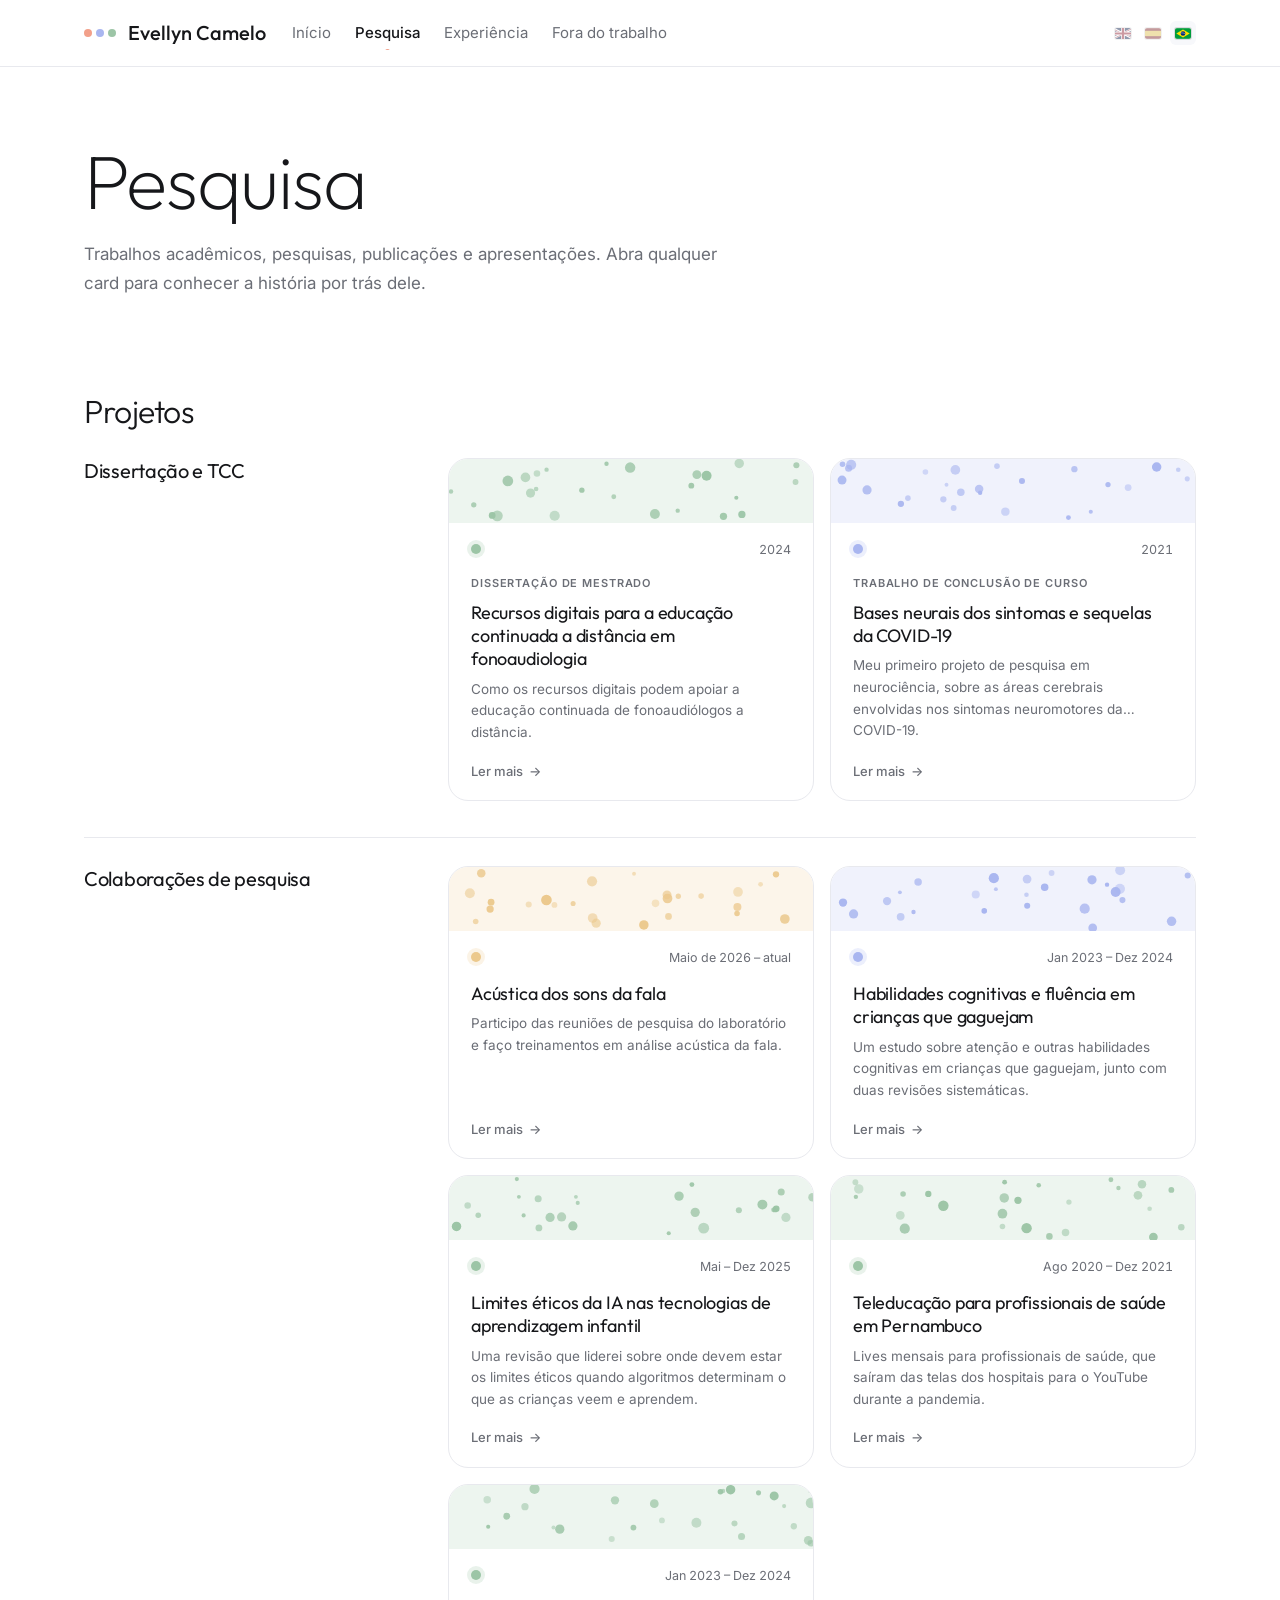
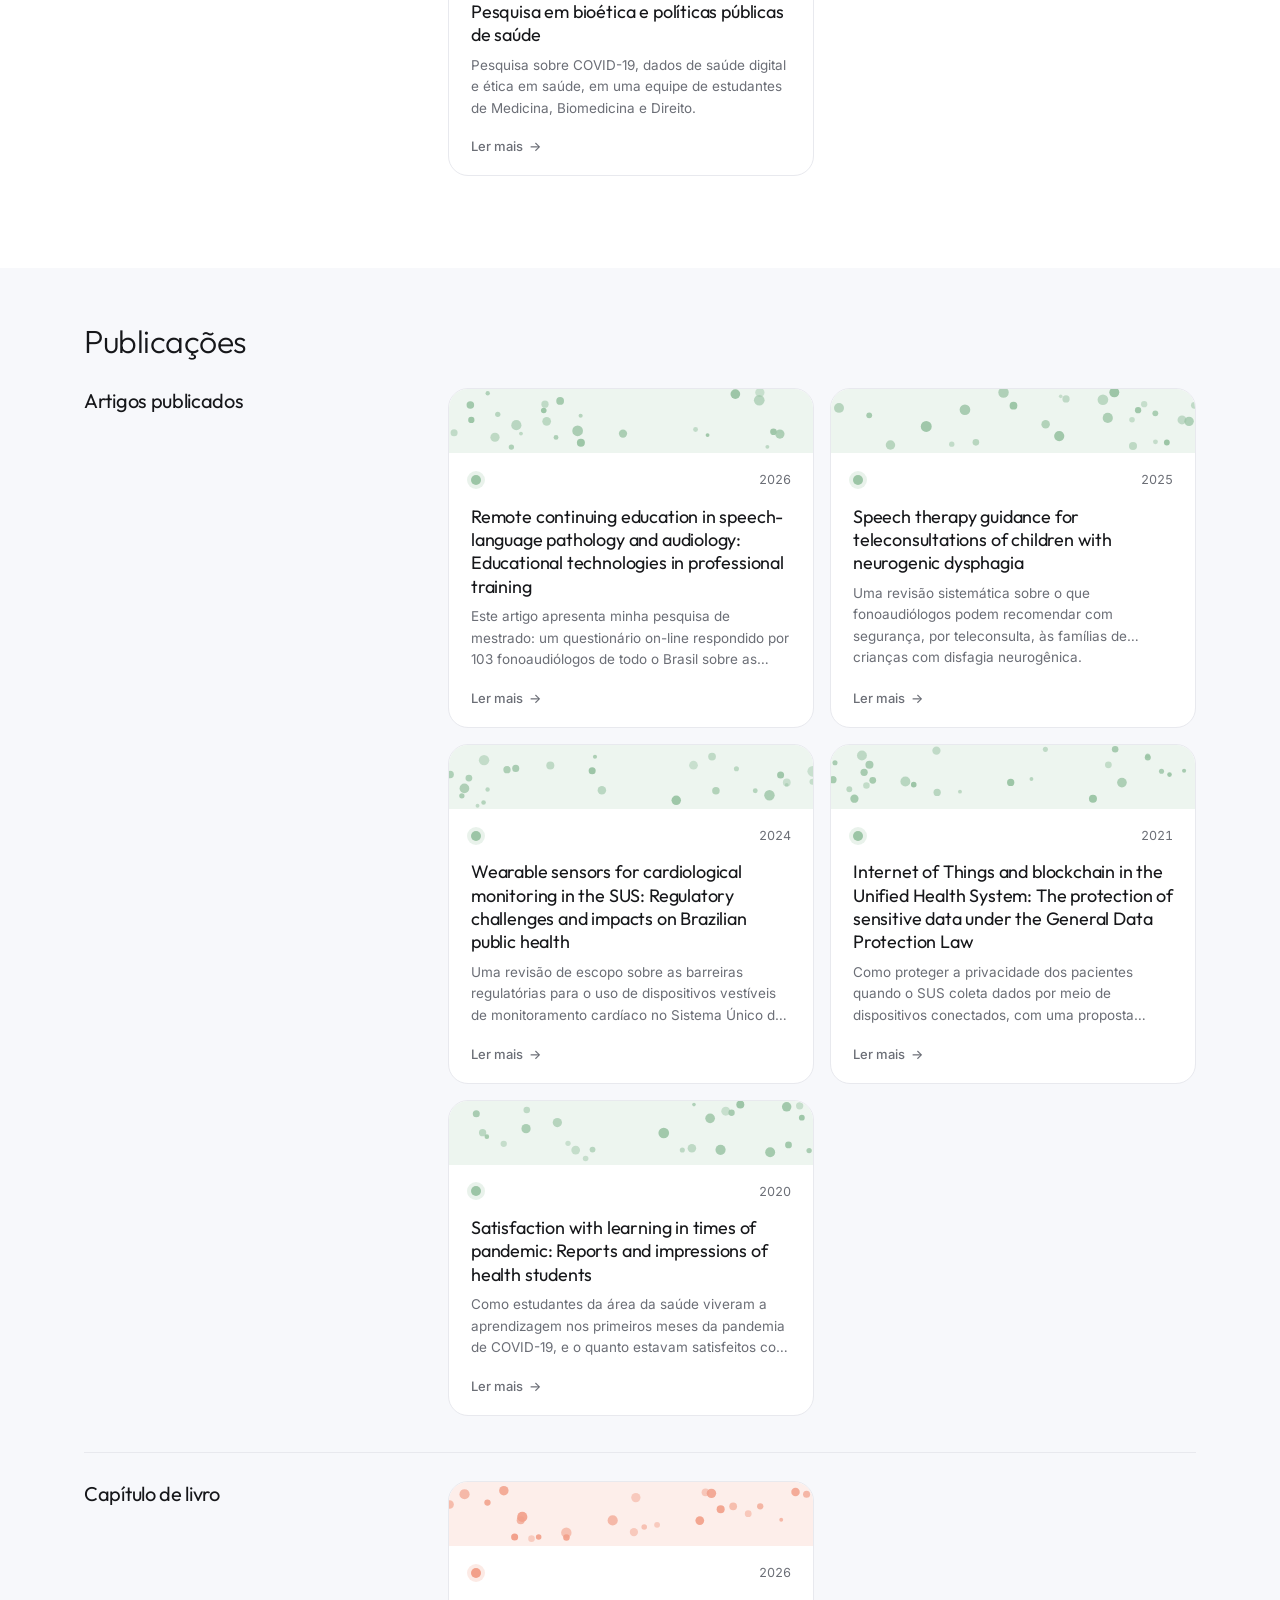
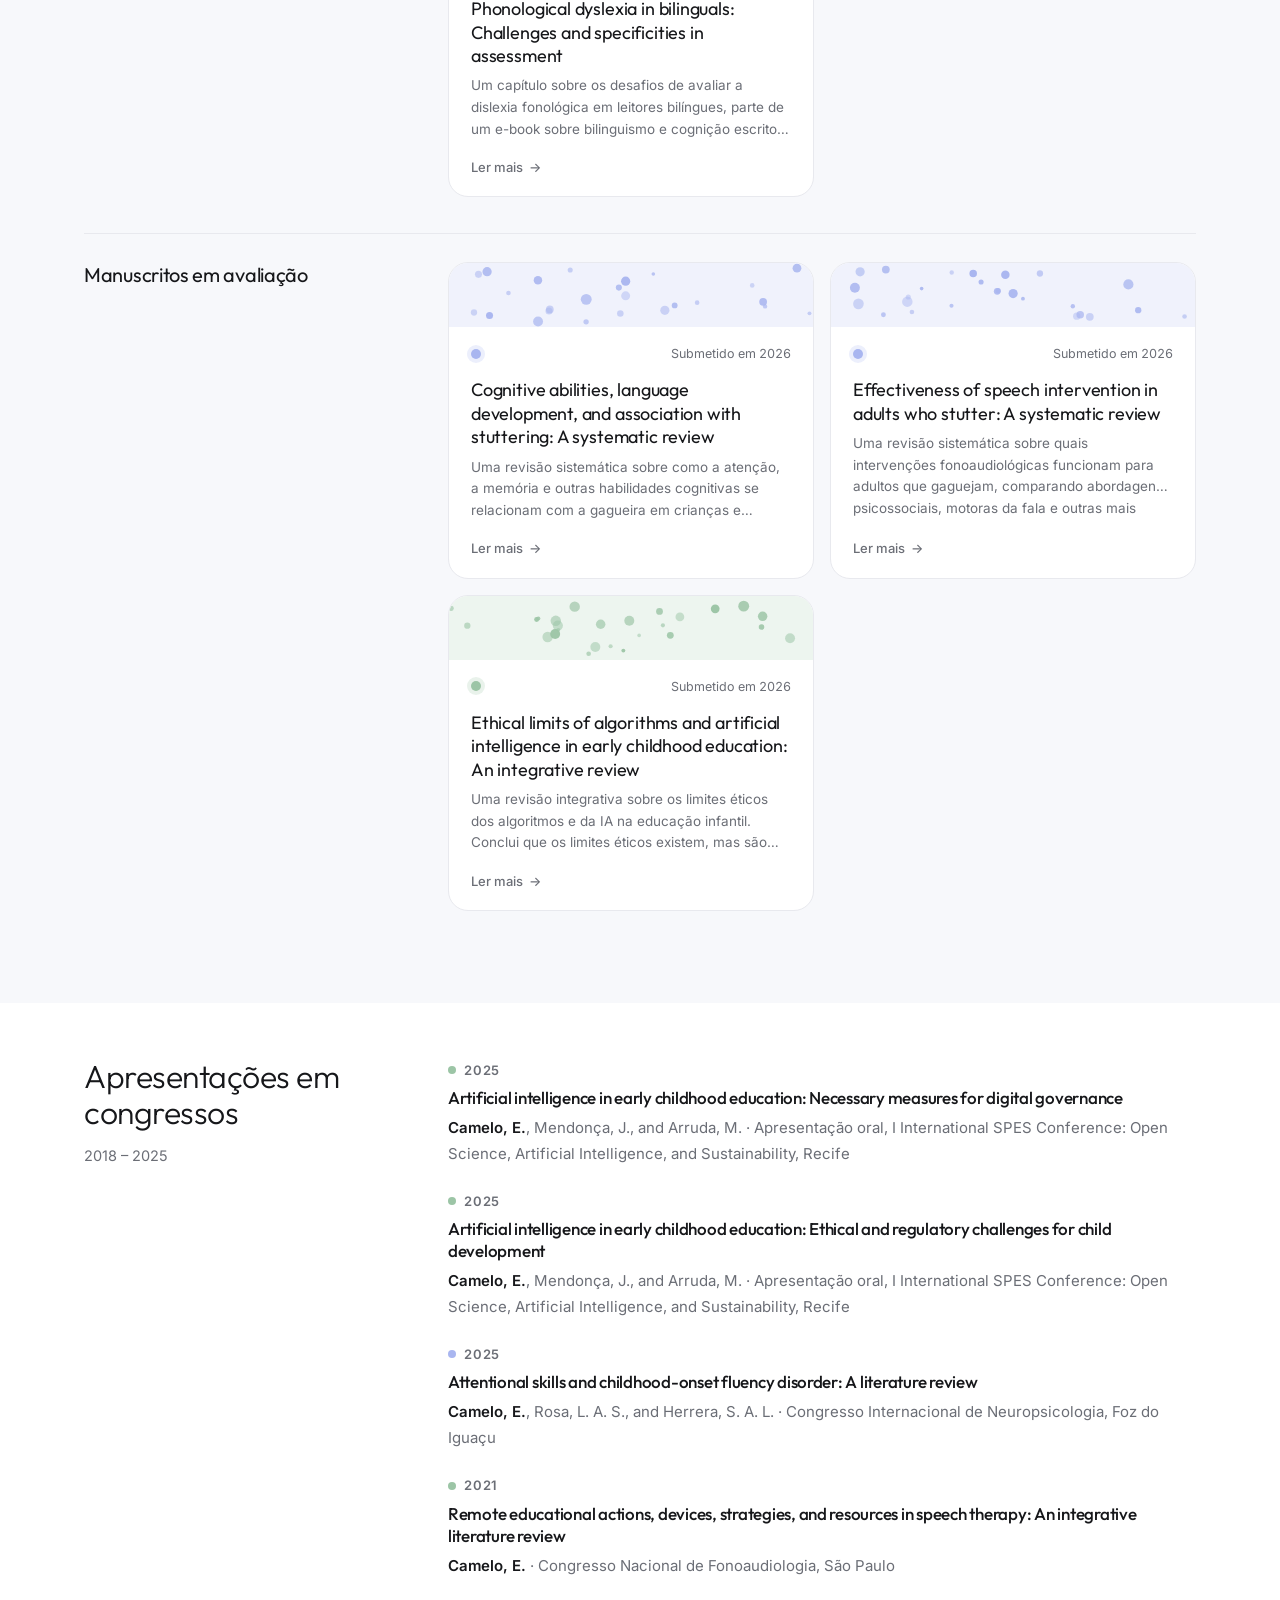
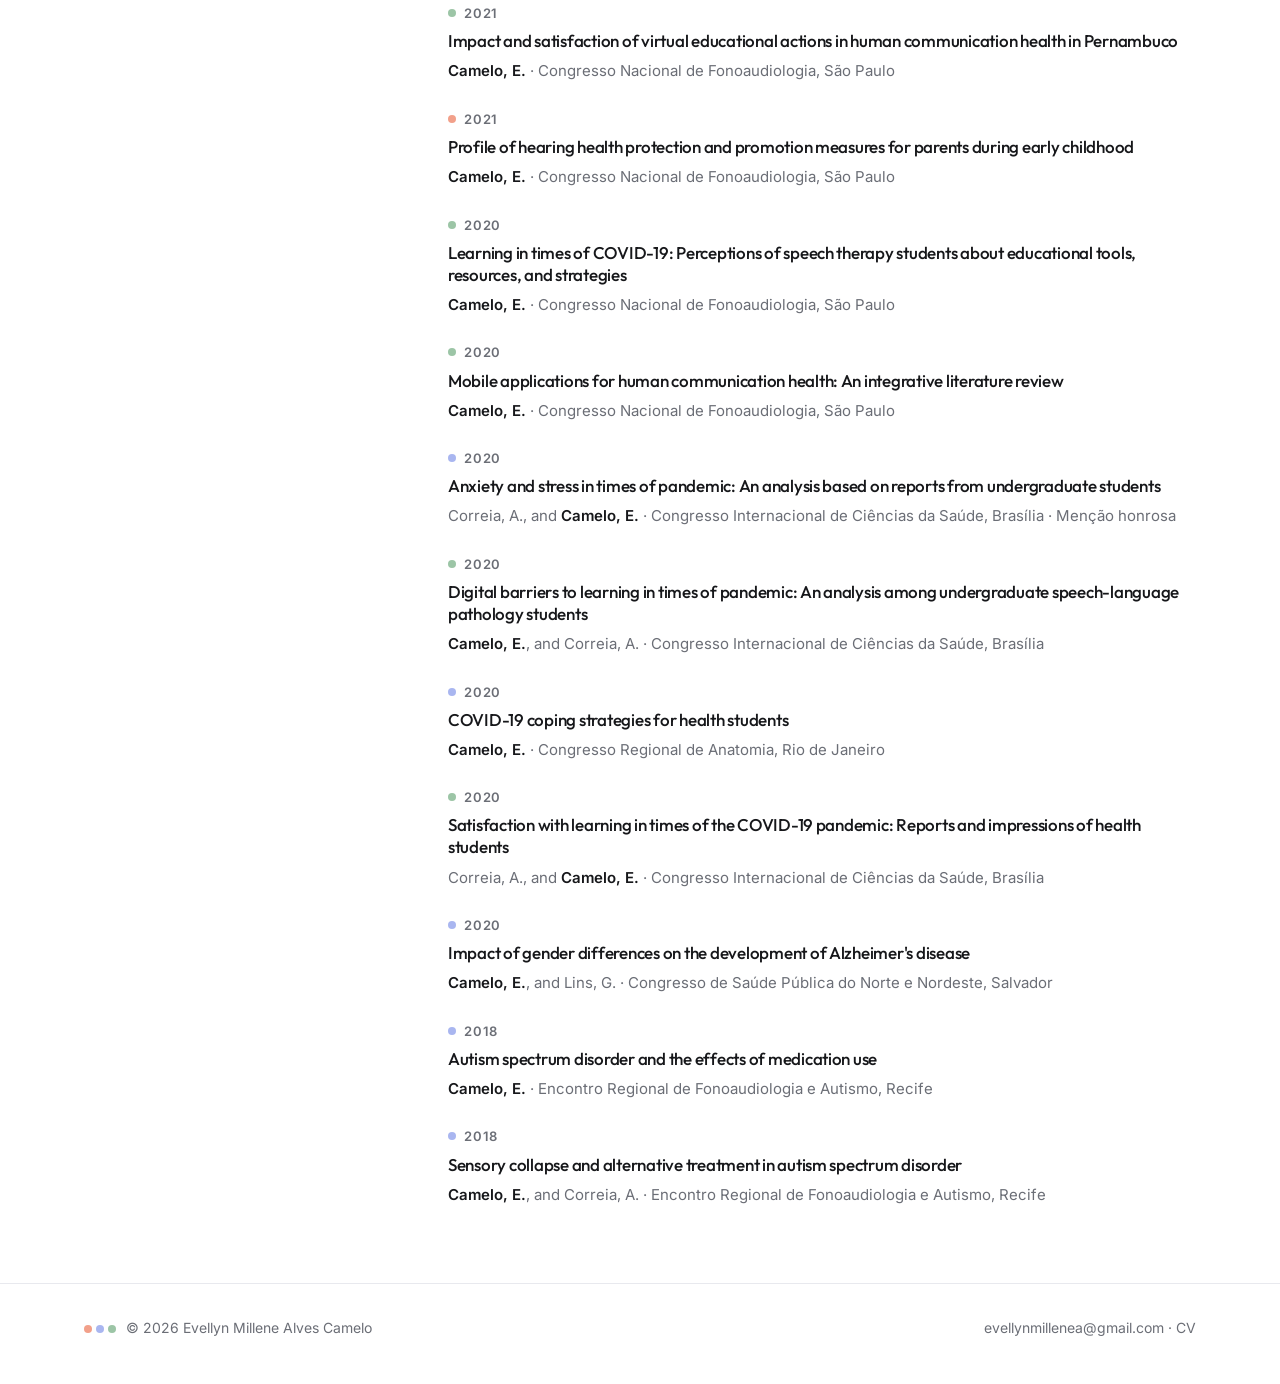
<file: pt/research.html>
<!doctype html>
<html lang="pt-BR">
<head>
<meta charset="utf-8">
<meta name="viewport" content="width=device-width, initial-scale=1">
<title>Pesquisa · Evellyn Camelo</title>
<meta name="description" content="Projetos de pesquisa, publicações e apresentações em congressos de Evellyn Camelo.">
<link rel="icon" href="data:image/svg+xml,%3Csvg xmlns='http://www.w3.org/2000/svg' viewBox='0 0 36 12'%3E%3Ccircle cx='6' cy='6' r='5' fill='%23f2a08a'/%3E%3Ccircle cx='18' cy='6' r='5' fill='%23a9b6f0'/%3E%3Ccircle cx='30' cy='6' r='5' fill='%239cc5a6'/%3E%3C/svg%3E">
<link rel="alternate" hreflang="en" href="../research.html">
<link rel="alternate" hreflang="es" href="../es/research.html">
<link rel="alternate" hreflang="pt-BR" href="../pt/research.html">
<link rel="stylesheet" href="../style.css">
</head>
<body>

<header class="nav"><div class="wrap">
  <a class="brand" href="index.html"><span class="dots"><i></i><i></i><i></i></span><span class="full">Evellyn Camelo</span></a>
  <nav class="menu" aria-label="Principal"><a href="index.html">Início</a><a href="research.html" aria-current="page">Pesquisa</a><a href="experience.html">Experiência</a><a href="life.html">Fora do trabalho</a></nav>
  <div class="lang-switch" role="group" aria-label="Idioma"><a class="flag" href="../research.html" hreflang="en" lang="en" title="English"><svg viewBox="0 0 60 30" preserveAspectRatio="xMidYMid slice" aria-hidden="true"><clipPath id="uk-s"><path d="M0,0v30h60V0z"/></clipPath><clipPath id="uk-t"><path d="M30,15h30v15zv15H0zH0V0zV0h30z"/></clipPath><g clip-path="url(#uk-s)"><path d="M0,0v30h60V0z" fill="#012169"/><path d="M0,0 60,30M60,0 0,30" stroke="#fff" stroke-width="6"/><path d="M0,0 60,30M60,0 0,30" clip-path="url(#uk-t)" stroke="#c8102e" stroke-width="4"/><path d="M30,0v30M0,15h60" stroke="#fff" stroke-width="10"/><path d="M30,0v30M0,15h60" stroke="#c8102e" stroke-width="6"/></g></svg><span class="sr">English</span></a><a class="flag" href="../es/research.html" hreflang="es" lang="es" title="Español"><svg viewBox="0 0 30 20" aria-hidden="true"><rect width="30" height="20" fill="#aa151b"/><rect y="5" width="30" height="10" fill="#f1bf00"/></svg><span class="sr">Español</span></a><span class="flag" aria-current="true" title="Português"><svg viewBox="0 0 30 20" aria-hidden="true"><rect width="30" height="20" fill="#009c3b"/><path d="M15 2.5 27.5 10 15 17.5 2.5 10z" fill="#ffdf00"/><circle cx="15" cy="10" r="4.4" fill="#002776"/><path d="M10.7 9.1c2.9-.6 6.1-.1 8.6 1.5" stroke="#fff" stroke-width=".8" fill="none"/></svg><span class="sr">Português</span></span></div>
</div></header>

<main>
<div class="wrap page-head reveal">
  <h1>Pesquisa</h1>
  <p>Trabalhos acadêmicos, pesquisas, publicações e apresentações. Abra qualquer card para conhecer a história por trás dele.</p>
</div>
<section class="row exp split"><div class="wrap"><h2>Projetos</h2><div class="reveal"><div class="subrow"><div class="sub-left"><h3 class="sub-t">Dissertação e TCC</h3></div><div class="sub-right"><div class="gallery-grid" data-gallery="projects" data-group="Theses"></div></div></div><div class="subrow"><div class="sub-left"><h3 class="sub-t">Colaborações de pesquisa</h3></div><div class="sub-right"><div class="gallery-grid" data-gallery="projects" data-group="Research"></div></div></div></div></div></section>
<section class="row exp split" id="publications"><div class="wrap"><h2>Publicações</h2><div class="reveal"><div class="subrow"><div class="sub-left"><h3 class="sub-t">Artigos publicados</h3></div><div class="sub-right"><div class="gallery-grid" data-gallery="publications" data-group="Published Articles"></div></div></div><div class="subrow"><div class="sub-left"><h3 class="sub-t">Capítulo de livro</h3></div><div class="sub-right"><div class="gallery-grid" data-gallery="publications" data-group="Book Chapter"></div></div></div><div class="subrow"><div class="sub-left"><h3 class="sub-t">Manuscritos em avaliação</h3></div><div class="sub-right"><div class="gallery-grid" data-gallery="publications" data-group="Manuscripts Under Review"></div></div></div></div></div></section>
<section class="row exp compact"><div class="wrap"><h2>Apresentações em congressos<small>2018 – 2025</small></h2><div class="reveal" id="presentations"></div></div></section>
</main>

<footer><div class="wrap">
  <span><span class="dots" style="margin-right:10px"><i></i><i></i><i></i></span>© 2026 Evellyn Millene Alves Camelo</span>
  <span><a href="mailto:evellynmillenea@gmail.com">evellynmillenea@gmail.com</a> · <a href="https://drive.google.com/file/d/1NlTxBmFnrvFlJdRh1cGKcHb9bQtn8EIs/view?usp=sharing" target="_blank" rel="noopener">CV</a></span>
</div></footer>
<script src="../data.pt.js"></script>
<script src="../main.js"></script>
</body>
</html>
</file>
<file: style.css>
@import url("https://fonts.googleapis.com/css2?family=Outfit:wght@200;300;400;500;600&family=Inter:wght@400;500;600&display=swap");

/* ---------- tokens ---------- */
:root{
  --bg:#ffffff; --bg2:#f7f8fb; --surface:#ffffff; --text:#16171a; --muted:#6b6e76; --line:#e8e9ee;
  --salmon:#f2a08a; --peri:#a9b6f0; --sage:#9cc5a6; --sand:#ecc98d;
  --accent:#5f72d6;
  --shadow:0 1px 2px rgba(20,22,30,.04), 0 8px 28px rgba(20,22,30,.06);
  color-scheme:light;
}

*{box-sizing:border-box}
html{scroll-behavior:smooth}
body{margin:0; background:var(--bg); color:var(--text); font:16px/1.7 Inter,system-ui,sans-serif; -webkit-font-smoothing:antialiased; transition:background .3s, color .3s}
a{color:inherit}
p a, .inline a{color:var(--accent); text-decoration:none; border-bottom:1px solid color-mix(in srgb,var(--accent) 35%,transparent); transition:border-color .2s}
p a:hover, .inline a:hover{border-bottom-color:var(--accent)}
img{display:block; max-width:100%}
h1,h2,h3{font-family:Outfit,Inter,sans-serif; letter-spacing:-.015em; line-height:1.12; margin:0}
.wrap{max-width:1160px; margin:0 auto; padding:0 24px}

/* ---------- dots ---------- */
.dots{display:inline-flex; gap:4px}
.dots i{width:8px; height:8px; border-radius:50%; display:block}
.dots i:nth-child(1){background:var(--salmon)} .dots i:nth-child(2){background:var(--peri)} .dots i:nth-child(3){background:var(--sage)}

/* ---------- nav ---------- */
.nav{position:sticky; top:env(safe-area-inset-top,0px); z-index:20; background:color-mix(in srgb,var(--bg) 80%,transparent); backdrop-filter:saturate(180%) blur(16px); -webkit-backdrop-filter:saturate(180%) blur(16px); border-bottom:1px solid var(--line)}
.nav .wrap{display:flex; align-items:center; gap:26px; height:66px}
.brand{display:flex; align-items:center; gap:12px; text-decoration:none; font-family:Outfit,sans-serif; font-size:20px; font-weight:500; white-space:nowrap}
.menu{display:flex; gap:24px; margin-right:auto; overflow-x:auto; scrollbar-width:none}
.menu::-webkit-scrollbar{display:none}
.menu a{font-size:15px; color:var(--muted); text-decoration:none; white-space:nowrap; position:relative; padding:4px 0; transition:color .2s}
.menu a:hover{color:var(--text)}
.menu a[aria-current="page"]{color:var(--text); font-weight:500}
.menu a[aria-current="page"]::after{content:""; position:absolute; left:50%; bottom:-4px; width:5px; height:5px; margin-left:-2.5px; border-radius:50%; background:var(--salmon)}

/* ---------- home hero ---------- */
.hero{position:relative}
.hero-grid{display:grid; grid-template-columns:340px 1fr; gap:80px; padding:76px 24px 150px; align-items:start}
.side{text-align:center; position:sticky; top:100px}
.avatar{width:260px; height:260px; border-radius:50%; margin:0 auto 24px; overflow:hidden; position:relative; background:linear-gradient(150deg,var(--peri),var(--salmon)); box-shadow:var(--shadow)}
.avatar img{width:100%; height:100%; object-fit:cover; object-position:50% 30%; transition:transform .6s cubic-bezier(.2,.8,.2,1)}
.avatar:hover img{transform:scale(1.04)}
.avatar::after{content:""; position:absolute; inset:0; border-radius:50%; box-shadow:inset 0 0 0 1px rgba(255,255,255,.25)}
.side .title{font-family:Outfit,sans-serif; font-weight:300; font-size:16px; color:var(--muted); line-height:1.5; margin:0}
.icons{display:flex; justify-content:center; gap:14px; margin-top:22px}
.icon{display:inline-flex; align-items:center; gap:8px; height:44px; padding:0 16px; border-radius:999px; border:1px solid var(--line); background:var(--surface); text-decoration:none; font-family:Outfit,sans-serif; font-weight:500; font-size:15px; transition:transform .25s, border-color .25s, background .25s}
.icon:hover{transform:translateY(-2px); border-color:var(--text)}
.icon svg{width:18px; height:18px}
.icon.round{width:44px; padding:0; justify-content:center}
.icon.cv-txt{font-family:Outfit,Inter,sans-serif; font-size:15px; font-weight:500; letter-spacing:0}

.main h1{font-size:clamp(46px,6.4vw,84px); font-weight:200; margin:-6px 0 28px}
.bio a{color:var(--muted); border-bottom-color:color-mix(in srgb,var(--muted) 45%,transparent)}
.bio a:hover{color:var(--text); border-bottom-color:var(--text)}
.bio p{font-size:17.5px; margin:0 0 18px; max-width:720px}
.edu{margin-top:44px}
.h-sm{font-family:Outfit,sans-serif; font-weight:400; font-size:26px; margin:0 0 16px}
.edu ul{list-style:none; padding:0; margin:0}
.edu li{display:grid; grid-template-columns:36px 1fr; gap:6px; padding:10px 0}
.edu li svg{width:22px; height:22px; margin-top:3px; color:var(--muted)}
.edu b{font-weight:500; display:block}
.edu span{font-size:14px; color:var(--muted)}
#voice{position:absolute; left:0; right:0; bottom:0; width:100%; height:130px; pointer-events:none}

/* ---------- map ---------- */
.band{background:var(--bg2); padding:88px 0 96px}
.map-head{text-align:center; max-width:640px; margin:0 auto 20px}
.map-head h2{font-weight:300; font-size:clamp(34px,4.4vw,52px); margin:14px 0 14px}
.map-head p{color:var(--muted); margin:0}
.cue{display:inline-flex; gap:8px; align-items:center; font-size:14px; font-weight:500; color:var(--text); margin-top:16px}
.hand{display:inline-block; animation:nudge 1.6s ease-in-out infinite}
@keyframes nudge{0%,100%{transform:translateY(0)}50%{transform:translateY(4px)}}
.map{position:relative; max-width:780px; margin:0 auto; aspect-ratio:1/0.72}
.map svg#spokes{position:absolute; inset:0; width:100%; height:100%; overflow:visible}
.spoke{stroke:var(--line); stroke-width:1.5; transition:stroke .3s, stroke-width .3s}
.spoke.on{stroke:var(--c); stroke-width:2.5}
.core{position:absolute; left:50%; top:50%; transform:translate(-50%,-50%); width:30%; aspect-ratio:1; border-radius:50%; background:var(--surface); box-shadow:var(--shadow); display:grid; place-items:center; text-align:center; padding:14px; font-family:Outfit,sans-serif; font-size:clamp(13px,1.5vw,18px); line-height:1.2}
.core > div{width:100%}
.core-brain{display:block; width:74%; margin:0 auto 8px; overflow:visible}
.core-brain circle{fill:var(--line); transition:fill .5s ease}
.node{position:absolute; transform:translate(-50%,-17px); display:flex; flex-direction:column; align-items:center; gap:8px; background:none; border:0; padding:6px; cursor:pointer; color:var(--text); font:500 14px/1.3 Inter,sans-serif; text-align:center; width:210px; z-index:2}
.node .b{width:22px; height:22px; border-radius:50%; background:var(--c); box-shadow:0 0 0 6px color-mix(in srgb,var(--c) 22%,transparent); transition:transform .35s cubic-bezier(.34,1.56,.64,1), box-shadow .35s; animation:invite 2.4s ease-in-out 3}
@keyframes invite{0%,100%{box-shadow:0 0 0 6px color-mix(in srgb,var(--c) 22%,transparent)}50%{box-shadow:0 0 0 14px color-mix(in srgb,var(--c) 12%,transparent)}}
.node:hover .b,.node.on .b,.node:focus-visible .b{transform:scale(1.35); box-shadow:0 0 0 12px color-mix(in srgb,var(--c) 25%,transparent)}
.node:focus-visible{outline:none}
.node .name{background:var(--bg2); padding:2px 6px; border-radius:6px}
.kw{display:flex; flex-wrap:wrap; justify-content:center; gap:5px; max-height:0; opacity:0; overflow:hidden; transform:translateY(-4px); transition:max-height .4s ease, opacity .3s ease, transform .3s ease}
.node.on .kw{max-height:90px; opacity:1; transform:none}
.kw span{font-size:11.5px; font-weight:500; padding:3px 9px; border-radius:999px; background:var(--surface); border:1px solid color-mix(in srgb,var(--c) 60%,var(--line)); white-space:nowrap}

/* ---------- inner pages: title left, content right (Manning layout) ---------- */
.page-head{padding-block:72px 40px}
.page-head h1{font-weight:200; font-size:clamp(46px,6vw,76px)}
.page-head p{color:var(--muted); max-width:640px; margin:16px 0 0; font-size:17px}
.row{padding:56px 0}
.row:nth-of-type(even){background:var(--bg2)}
.row .wrap{display:grid; grid-template-columns:300px 1fr; gap:64px}
.row h2{font-weight:300; font-size:32px; position:sticky; top:100px; align-self:start}
.row h2 small{display:block; font-family:Inter,sans-serif; font-size:13px; color:var(--muted); font-weight:400; margin-top:10px; letter-spacing:0}

.item{padding:0 0 30px}
.item + .item{padding-top:4px}
.item h3{font-weight:500; font-size:21px; line-height:1.3; margin-bottom:6px}
.item .meta{color:var(--muted); font-size:15px; margin:0}
.item .meta b{color:var(--text); font-weight:600}
.item ul{margin:10px 0 0; padding-left:18px; color:var(--text); font-size:15.5px}
.item li{margin:5px 0}
.item li::marker{color:var(--c, var(--peri))}
.when{font-size:13px; font-weight:600; letter-spacing:.06em; text-transform:uppercase; color:var(--muted); display:flex; align-items:center; gap:8px; margin-bottom:6px}
.when::before{content:""; width:8px; height:8px; border-radius:50%; background:var(--c, var(--peri))}

.btns{display:flex; flex-wrap:wrap; gap:8px; margin-top:12px}
.btn{display:inline-flex; align-items:center; gap:6px; font-size:14px; font-weight:500; padding:9px 16px; border-radius:999px; border:1px solid var(--line); color:var(--text); text-decoration:none; background:var(--surface); cursor:pointer; font-family:inherit; transition:transform .25s, border-color .25s}
.btn:hover{transform:translateY(-2px); border-color:var(--text)}
.btn span{color:var(--muted); font-size:12px}
.btn.status{border-color:var(--c); color:var(--text); background:color-mix(in srgb,var(--c) 25%,transparent); cursor:default}
.btn.status:hover{background:color-mix(in srgb,var(--c) 25%,transparent); color:var(--text)}
details.more-list summary{cursor:pointer; color:var(--accent); font-weight:500; list-style:none; padding:6px 0}
details.more-list summary::-webkit-details-marker{display:none}
details.more-list summary::after{content:" +"}
details.more-list[open] summary::after{content:" −"}
.compact .item h3{font-size:17px}
.compact .item{padding-bottom:20px}

/* ---------- beyond the lab ---------- */
.shelf{display:grid; grid-template-columns:repeat(4,1fr); gap:18px}
.film{border-radius:14px; overflow:hidden; background:var(--surface); box-shadow:var(--shadow); transition:transform .35s cubic-bezier(.2,.8,.2,1)}
.film:hover{transform:translateY(-6px) rotate(-1deg)}
.poster{aspect-ratio:2/3; background:linear-gradient(160deg,color-mix(in srgb,var(--c) 70%,var(--bg)),color-mix(in srgb,var(--c) 25%,var(--bg))); display:grid; place-items:center; padding:14px; text-align:center; font-family:Outfit,sans-serif; font-size:18px; font-weight:400}
.poster img{width:100%; height:100%; object-fit:cover}
.film .cap{padding:10px 12px 12px; font-size:13px; color:var(--muted)}
.stars{color:var(--salmon); letter-spacing:2px; font-size:12px}
.books{list-style:none; padding:0; margin:0}
.books li{display:grid; grid-template-columns:28px 1fr auto; gap:12px; align-items:center; padding:14px 0; border-bottom:1px solid var(--line)}
.books li::before{content:""; width:10px; height:10px; border-radius:50%; background:var(--c)}
.books .cover{position:relative; display:block; width:52px; aspect-ratio:2/3; border-radius:4px; overflow:hidden; box-shadow:0 1px 2px rgba(20,22,30,.08), 0 4px 12px rgba(20,22,30,.10); transition:transform .3s cubic-bezier(.2,.8,.2,1); background:linear-gradient(160deg,color-mix(in srgb,var(--c) 70%,#fff),color-mix(in srgb,var(--c) 35%,#fff))}
.books li:hover .cover{transform:translateY(-3px) rotate(-2deg)}
.cover img{position:absolute; inset:0; width:100%; height:100%; object-fit:cover}
.cover-ph{position:absolute; inset:0; display:flex; align-items:center; justify-content:center; text-align:center; padding:4px; font-family:Outfit,sans-serif; font-size:7.5px; line-height:1.15; color:var(--text)}
.books b{font-weight:500; font-size:17px}
.books span{color:var(--muted); font-size:14px}
.gallery{display:grid; grid-template-columns:repeat(3,1fr); grid-auto-rows:220px; gap:12px}
.gallery figure{margin:0; border-radius:16px; overflow:hidden; position:relative; background:linear-gradient(150deg,color-mix(in srgb,var(--peri) 45%,var(--bg)),color-mix(in srgb,var(--sage) 40%,var(--bg)))}
.gallery figure.big{grid-row:span 2}
.gallery img{width:100%; height:100%; object-fit:cover; transition:transform .6s}
.gallery figure:hover img{transform:scale(1.05)}
.gallery figcaption{position:absolute; left:10px; bottom:10px; font-size:12.5px; background:rgba(0,0,0,.55); color:#fff; padding:4px 10px; border-radius:999px}
.todo{background:color-mix(in srgb,var(--sand) 45%,transparent); border-radius:4px; padding:0 4px}

/* ---------- gallery (Notion-style) ---------- */
.row.stack .wrap{grid-template-columns:1fr; gap:24px}
.row.stack h2{position:static}
.row.stack h2 small{display:inline; margin-left:12px}
.gallery-grid{display:grid; grid-template-columns:repeat(auto-fill,minmax(250px,1fr)); gap:16px}
.g-card{position:relative; display:flex; flex-direction:column; gap:8px; background:var(--surface); border:1px solid var(--line); border-radius:20px; padding:20px 22px 18px; text-decoration:none; color:var(--text); transition:transform .35s cubic-bezier(.2,.8,.2,1), box-shadow .35s, border-color .35s}
.g-card:hover{transform:translateY(-4px); box-shadow:var(--shadow); border-color:transparent}
.g-card{overflow:hidden}
.g-cover{flex:none; height:64px; margin:-20px -22px 8px; background:color-mix(in srgb, var(--c) 18%, #fff); overflow:hidden}
.g-cover svg{display:block; width:100%; height:100%; fill:var(--c); transition:transform .6s cubic-bezier(.2,.8,.2,1)}
.g-card:hover .g-cover svg{transform:scale(1.06)}
.g-top{display:flex; align-items:center; justify-content:space-between; gap:10px; margin-bottom:6px}
.g-period{font-size:12.5px; color:var(--muted); font-variant-numeric:tabular-nums}
.g-card h3{font-family:Outfit,sans-serif; font-weight:400; font-size:18px; line-height:1.3; letter-spacing:-.01em}
.g-card p{margin:0; font-size:13.5px; color:var(--muted); line-height:1.6; flex:1; display:-webkit-box; -webkit-line-clamp:3; -webkit-box-orient:vertical; overflow:hidden}
.g-more{font-size:13px; font-weight:500; color:var(--muted); margin-top:8px; display:inline-flex; gap:6px; transition:color .25s}
.g-more i{font-style:normal; transition:transform .3s}
.g-card:hover .g-more{color:var(--text)}
.g-card:hover .g-more i{transform:translateX(4px)}
.g-label{font-size:11px; font-weight:600; letter-spacing:.08em; text-transform:uppercase; color:var(--muted)}
.g-dot{width:10px; height:10px; border-radius:50%; background:var(--c); box-shadow:0 0 0 4px color-mix(in srgb,var(--c) 22%,transparent)}
.sub-h{font-family:Inter,sans-serif; font-weight:600; font-size:12.5px; letter-spacing:.1em; text-transform:uppercase; color:var(--muted); margin:0 0 14px; display:flex; align-items:center; gap:10px}
.sub-h::after{content:""; flex:1; height:1px; background:var(--line)}
.sub-h + .gallery-grid{margin-bottom:40px}
.gallery-grid:last-child{margin-bottom:0}
.g-empty{border:1.5px dashed var(--line); border-radius:14px; padding:22px; font-size:14px; color:var(--muted)}
.sub-note{color:var(--muted); font-size:14.5px; margin:-8px 0 16px; max-width:640px}

/* ---------- detail page ---------- */
.d-wrap{max-width:820px; padding-block:56px 72px}
.back{display:inline-block; font-size:14px; color:var(--muted); text-decoration:none; margin-bottom:26px}
.back:hover{color:var(--text)}
.d-wrap h1{font-weight:300; font-size:clamp(32px,4.4vw,48px); text-wrap:balance; margin:4px 0 24px}
.props{display:grid; grid-template-columns:120px 1fr; gap:10px 16px; margin:0 0 20px; padding:18px 0; border-block:1px solid var(--line); font-size:15px}
.props dt{color:var(--muted)} .props dd{margin:0}
.d-sec{margin-top:36px}
.d-sec h2{font-weight:400; font-size:24px; margin-bottom:10px}
.d-sec p{margin:0 0 12px; font-size:16.5px}
.d-sec ul{margin:0; padding-left:20px; font-size:16.5px} .d-sec li{margin:6px 0}
.pager{display:grid; grid-template-columns:1fr 1fr; gap:16px; margin-top:56px; padding-top:24px; border-top:1px solid var(--line)}
.pager a{text-decoration:none; font-family:Outfit,sans-serif; font-size:16px; line-height:1.35}
.pager a:hover{color:var(--accent)}
.pager small{display:block; font-family:Inter,sans-serif; font-size:12px; color:var(--muted); text-transform:uppercase; letter-spacing:.08em; margin-bottom:4px}
.pager .nx{text-align:right}

/* ---------- color key ---------- */
.legend{display:flex; flex-wrap:wrap; gap:8px 20px; margin-top:22px; padding-top:16px; border-top:1px solid var(--line); max-width:1000px}
.legend span{display:inline-flex; align-items:center; gap:8px; font-size:13px; color:var(--muted)}
.legend i{width:10px; height:10px; border-radius:50%; display:block; flex:none}
.map-note{display:flex; align-items:center; justify-content:center; gap:10px; text-align:center; color:var(--muted); font-size:14px; max-width:560px; margin:28px auto 0}
.area-dots{display:inline-flex; gap:5px; flex:none}
.area-dots i{width:9px; height:9px; border-radius:50%; display:block}

/* area label on the card dot */
.g-dot{position:relative; flex:none}
.g-dot::before{content:""; position:absolute; inset:-8px}
.g-dot::after{content:attr(data-area); position:absolute; left:-8px; bottom:calc(100% + 10px); width:max-content; max-width:170px; white-space:normal; line-height:1.35;
  background:var(--text); color:var(--bg); font-size:11.5px; font-weight:500; padding:5px 9px; border-radius:7px; box-shadow:var(--shadow);
  opacity:0; transform:translateY(4px); pointer-events:none; transition:opacity .2s ease, transform .2s ease; z-index:5}
.g-dot:hover::after{opacity:1; transform:none}

/* ---------- lists inside gallery sections ---------- */
.list-block{max-width:860px; margin-bottom:40px}
.list-block .item h3{font-size:17px}
.list-block .item{padding-bottom:20px}
.item .desc{margin:8px 0 0; font-size:15.5px}

/* ---------- film rows (compact, Letterboxd-style) ---------- */
.film-row{margin-bottom:30px}
.film-row:last-child{margin-bottom:0}
.film-row .sub-note{margin:-6px 0 12px}
.films{display:grid; grid-template-columns:repeat(4,1fr); gap:14px; max-width:520px}
.films .film{margin:0; background:none; box-shadow:none; border-radius:0; overflow:visible}
.films .film:hover{transform:none}
.film img{width:100%; aspect-ratio:2/3; object-fit:cover; display:block; border-radius:6px; box-shadow:0 1px 2px rgba(20,22,30,.08), 0 6px 16px rgba(20,22,30,.12); transition:transform .3s cubic-bezier(.2,.8,.2,1), box-shadow .3s}
.film:hover img{transform:translateY(-4px); box-shadow:0 2px 4px rgba(20,22,30,.1), 0 12px 24px rgba(20,22,30,.18)}
.film figcaption{display:flex; align-items:center; justify-content:space-between; gap:4px; padding-top:7px}
.film .stars{color:#00b020; font-size:11px; letter-spacing:.5px; line-height:1}
.film .heart svg{width:12px; height:12px; fill:#ff8000; display:block}
h2 small .lb{margin-top:12px}
.lb{display:inline-flex; align-items:center; gap:8px; margin-top:10px; font-size:13px; font-weight:500; text-decoration:none; color:var(--text); border:1px solid var(--line); padding:6px 12px; border-radius:999px; background:var(--surface)}
.lb:hover{border-color:var(--text)}
.lb .dots i{width:7px; height:7px}

/* ---------- detail page extras ---------- */
.skills{display:flex; flex-wrap:wrap; gap:8px}
.skills span{font-size:13.5px; font-weight:500; padding:6px 12px; border-radius:999px; background:var(--bg2); border:1px solid var(--line)}
.d-sec.abstract{background:var(--bg2); border-radius:14px; padding:20px 24px}
.d-sec.abstract h2{font-size:15px; font-family:Inter,sans-serif; font-weight:600; letter-spacing:.06em; text-transform:uppercase; color:var(--muted)}
.d-sec.abstract p{font-size:15px; line-height:1.7}
.d-photos{display:grid; grid-template-columns:1fr 1fr; gap:16px; align-items:start}
.d-photos.one{grid-template-columns:minmax(0,560px)}
.d-photos figure{margin:0}
.d-photos img{width:100%; border-radius:12px; box-shadow:var(--shadow)}
.d-photos figcaption{font-size:13px; color:var(--muted); margin-top:8px}
@media (max-width:620px){ .d-photos{grid-template-columns:1fr} }

/* related internal links */
.rels{display:grid; gap:10px}
.rel{display:grid; grid-template-columns:1fr auto; align-items:center; gap:2px 16px; padding:14px 18px; border:1px solid var(--line); border-radius:14px; text-decoration:none; color:var(--text); background:var(--surface); transition:border-color .25s, transform .25s}
.rel:hover{border-color:var(--text); transform:translateX(3px)}
.rel small{grid-column:1; font-size:11.5px; font-weight:600; letter-spacing:.08em; text-transform:uppercase; color:var(--muted)}
.rel span{grid-column:1; font-family:Outfit,sans-serif; font-size:16.5px; line-height:1.35}
.rel i{grid-column:2; grid-row:1 / span 2; font-style:normal; color:var(--muted)}
.rel.inline{display:inline-grid; margin-top:12px; padding:9px 16px; border-radius:999px}
.rel.inline span{font-family:Inter,sans-serif; font-size:14px; font-weight:500}
/* justified text inside detail pages */
.d-sec p, .d-sec li{text-align:justify; hyphens:auto; -webkit-hyphens:auto}

/* ---------- personal page ---------- */
.about-me p{font-size:17.5px; max-width:680px; margin:0 0 16px}

/* ---------- footer ---------- */
footer{border-top:1px solid var(--line); padding:32px 0 44px}
footer .wrap{display:flex; justify-content:space-between; align-items:center; gap:16px; flex-wrap:wrap; font-size:14px; color:var(--muted)}
footer a{text-decoration:none} footer a:hover{color:var(--text)}

/* ---------- reveal ---------- */
.js .reveal{opacity:0; transform:translateY(18px); transition:opacity .8s ease, transform .8s ease}
.js .reveal.in{opacity:1; transform:none}
@media (prefers-reduced-motion: reduce){ .reveal{opacity:1; transform:none} *{animation:none!important; transition:none!important} }

/* ---------- responsive ---------- */
@media (max-width:960px){
  .hero-grid{grid-template-columns:1fr; gap:36px; padding:44px 24px 120px}
  .side{position:static}
  .avatar{width:200px; height:200px}
  .main h1{text-align:center}
  .row .wrap{grid-template-columns:1fr; gap:20px}
  .row h2{position:static}
  .shelf{grid-template-columns:repeat(3,1fr)}
}
@media (max-width:620px){
  .nav .wrap{gap:16px}
  .brand span.full{display:none}
  .menu{gap:16px}
  .menu a{font-size:14px}
  .band{padding:64px 0}
  .map{aspect-ratio:1/0.95}
  .core{width:36%; font-size:11px; padding:6px}
  .node{width:120px; font-size:11.5px; transform:translate(-50%,-14px)}
  .node .b{width:16px; height:16px}
  .kw span{font-size:10px; padding:2px 7px}
  .shelf{grid-template-columns:repeat(2,1fr)}
  .films{gap:10px}
  .film .stars{font-size:9px; letter-spacing:0}
  .props{grid-template-columns:1fr; gap:2px}
  .props dd{margin-bottom:10px}
  .pager{grid-template-columns:1fr}
  .pager .nx{text-align:left}
  .gallery{grid-template-columns:repeat(2,1fr); grid-auto-rows:150px}
  .row{padding:44px 0}
}

/* ---------- indented list inside a stacked section (lines up with the two-column lists) ---------- */
.indent{padding-left:364px}
@media (max-width:960px){.indent{padding-left:0}}

/* ---------- leadership blocks ---------- */
.lead-grid{display:grid; grid-template-columns:repeat(auto-fit,minmax(260px,1fr)); gap:16px; margin-bottom:40px}
.lead{display:flex; flex-direction:column; gap:6px; padding:22px 24px; border-radius:20px; background:color-mix(in srgb, var(--c) 10%, #fff); border:1px solid color-mix(in srgb, var(--c) 28%, #fff); min-width:0}
.lead .when{margin-bottom:2px}
.lead h3{font-family:Outfit,sans-serif; font-weight:400; font-size:19px; line-height:1.3}
.lead .meta{margin:0; font-size:13.5px; color:var(--muted)}
.lead .desc{margin:6px 0 0; font-size:14.5px}
.lead ul{margin:4px 0 0; padding-left:18px; font-size:14px; color:var(--text)}
.lead li{margin:4px 0}
.lead li::marker{color:var(--c)}
.lead-link{margin-top:auto; padding-top:12px; font-size:13.5px; font-weight:500; color:var(--muted); text-decoration:none; display:inline-flex; gap:6px; align-items:center}
.lead-link i{font-style:normal; transition:transform .25s}
.lead-link:hover{color:var(--text)}
.lead-link:hover i{transform:translateX(4px)}

/* ---------- experience page: section title on the left, content indented on the right ---------- */
.row.exp h2 small{font-size:14.5px; line-height:1.6; max-width:270px; margin-top:14px}
.row.exp .gallery-grid{grid-template-columns:repeat(auto-fill,minmax(240px,1fr))}
.row.exp .list-block{max-width:none}
.row.exp .lead-grid{grid-template-columns:repeat(auto-fit,minmax(240px,1fr))}
.nl-list .item h3{font-size:16.5px}
.nl-link{color:var(--text); text-decoration:none; background-image:linear-gradient(var(--line),var(--line)); background-size:100% 1px; background-repeat:no-repeat; background-position:0 100%; transition:background-image .25s}
.nl-link span{margin-left:6px; color:var(--muted); font-size:.85em}
.nl-link:hover{background-image:linear-gradient(var(--text),var(--text))}
.row.exp .lead-grid{grid-template-columns:1fr}
.row.exp .lead{display:grid; grid-template-columns:minmax(180px,230px) 1fr; gap:10px 28px; align-items:start}
.lead-head,.lead-body{display:flex; flex-direction:column; gap:6px; min-width:0}
.lead-body .desc{margin-top:0}
@media (max-width:700px){.row.exp .lead{grid-template-columns:1fr}}

/* ---------- split sections: section title, then each subtopic with its intro on the left and items on the right ---------- */
.row.split .wrap{display:block}
.row.split h2{position:static; margin-bottom:28px}
.row.split h2 small{max-width:300px}
.subrow{display:grid; grid-template-columns:300px 1fr; gap:64px; padding:28px 0 8px; border-top:1px solid var(--line)}
.subrow:first-child{border-top:0; padding-top:0}
.sub-left{display:flex; flex-direction:column; gap:10px; min-width:0}
.sub-t{font-family:Outfit,sans-serif; font-weight:400; font-size:20px; line-height:1.3; margin:0}
.sub-left .sub-note{margin:0; font-size:14px; line-height:1.6}
.sub-right{min-width:0}
.sub-right .gallery-grid{margin-bottom:28px}
.sub-right .list-block{margin-bottom:20px}
@media (max-width:960px){.subrow{grid-template-columns:1fr; gap:16px}}

/* ---------- photo mosaic (detail pages and galleries) ---------- */
.mosaic{display:grid; grid-template-columns:1fr 1fr; gap:var(--g,14px)}
.mosaic.laid{display:flex; align-items:flex-start}
.m-col{flex:1; min-width:0; display:flex; flex-direction:column; gap:var(--g,14px)}
.mosaic figure{position:relative; margin:0; border-radius:14px; overflow:hidden; background:var(--bg2)}
.mosaic img{display:block; width:100%; height:100%; object-fit:cover; object-position:center 35%; transition:transform .6s cubic-bezier(.2,.8,.2,1)}
.mosaic:not(.laid) img{height:auto}
.mosaic figure:hover img{transform:scale(1.03)}
.mosaic figcaption{position:absolute; left:0; right:0; bottom:0; padding:34px 14px 11px; font-size:12.5px; line-height:1.45; color:#fff; background:linear-gradient(to top, rgba(10,12,20,.72), rgba(10,12,20,0))}
.m-more{display:inline-flex; align-items:center; gap:8px; margin-top:20px; padding:10px 18px; border-radius:999px; border:1px solid var(--line); background:var(--surface); color:var(--text); font:500 14px Inter,sans-serif; cursor:pointer; transition:border-color .25s}
.m-more:hover{border-color:var(--text)}
.m-more i{font-style:normal; color:var(--muted)}
.life-mosaic figure{border-radius:8px}
.life-mosaic figure:hover img{transform:scale(1.06)}

/* ---------- small activity photos that open larger on hover (leadership) ---------- */
.lead-photos{position:relative; display:grid; grid-template-columns:repeat(auto-fill,minmax(46px,1fr)); gap:6px; margin-top:14px; max-width:240px}
.lp{display:block; cursor:zoom-in; border-radius:8px; outline:none}
.lp > img{display:block; width:100%; aspect-ratio:1/1; object-fit:cover; border-radius:8px; transition:transform .25s, box-shadow .25s}
.lp:hover > img, .lp:focus > img{transform:translateY(-2px); box-shadow:0 0 0 2px var(--surface), 0 0 0 4px var(--c)}
.lp .big{position:absolute; left:0; top:calc(100% + 10px); width:320px; max-width:80vw; margin:0; border-radius:14px; overflow:hidden; background:var(--bg2);
  box-shadow:0 22px 60px rgba(20,22,30,.30); opacity:0; transform:translateY(-6px) scale(.96); transform-origin:top left; pointer-events:none; z-index:40;
  transition:opacity .22s, transform .3s cubic-bezier(.2,.8,.2,1)}
.lp .big img{display:block; width:100%; height:auto; max-height:400px; object-fit:cover}
.lp .big figcaption{position:absolute; left:0; right:0; bottom:0; padding:38px 14px 12px; font-size:12.5px; line-height:1.45; color:#fff; background:linear-gradient(to top, rgba(10,12,20,.75), rgba(10,12,20,0))}
.lp:hover .big, .lp:focus .big{opacity:1; transform:none}
.lead:has(.lp:hover), .lead:has(.lp:focus){position:relative; z-index:5}

.gal-secs{display:flex;flex-direction:column;gap:36px}

/* ---------- language switch (flags) ---------- */
.lang-switch{margin-left:auto; display:inline-flex; align-items:center; gap:4px; flex-shrink:0}
.lang-switch .flag{display:grid; place-items:center; width:26px; height:24px; border-radius:6px; opacity:.45; filter:saturate(.6); transition:opacity .2s, filter .2s, background .2s}
.lang-switch .flag svg{width:16px; height:11px; border-radius:2px; box-shadow:0 0 0 1px rgba(0,0,0,.12)}
.lang-switch a.flag:hover{opacity:.9; filter:none}
.lang-switch .flag[aria-current]{opacity:1; filter:none; background:var(--bg2)}
.sr{position:absolute; width:1px; height:1px; overflow:hidden; clip:rect(0 0 0 0); white-space:nowrap}
@media (max-width:600px){.lang-switch .flag{width:24px; height:22px}.lang-switch .flag svg{width:15px; height:10px}}
</file>
